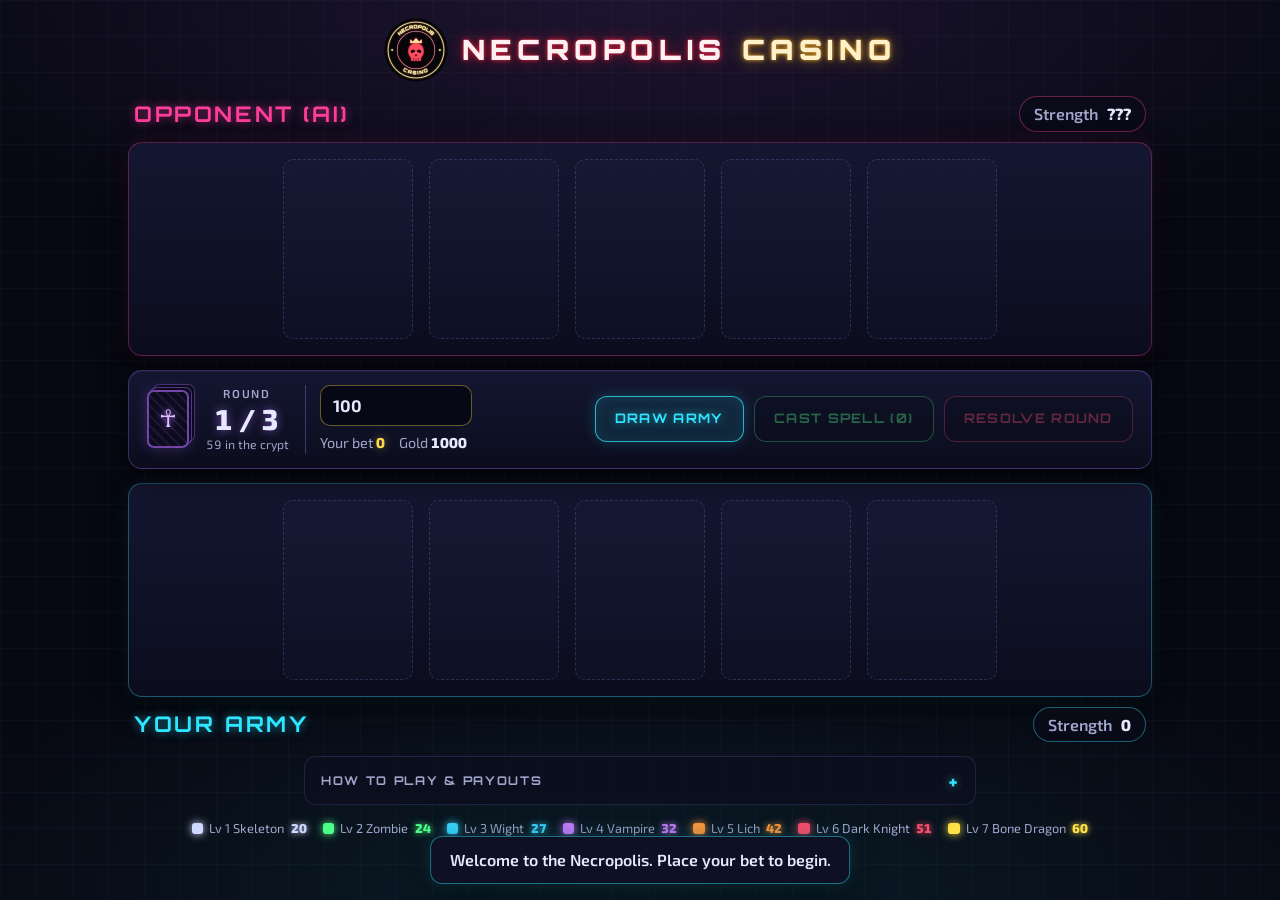
<file: necropolis-casino/index.html>
<!DOCTYPE html>
<html lang="en">
<head>
    <meta charset="UTF-8">
    <meta name="viewport" content="width=device-width, initial-scale=1.0, viewport-fit=cover">
    <title>Necropolis Casino</title>
    <link rel="icon" id="favicon" type="image/webp">
    <link href="https://fonts.googleapis.com/css2?family=Exo+2:wght@400;500;600;700;800&family=Orbitron:wght@600;700;900&display=swap" rel="stylesheet">
    <style>
        /* Neon Necropolis: bright neon accents on calm, solid dark surfaces.
           Layout: enemy rank on top, wager belt across the middle, your rank below;
           on phones the action buttons sit in a bar at the bottom, within thumb reach. */
        :root {
            color-scheme: dark;
            --bg: #070812;
            --surface: #0f1124;
            --surface-hi: #151833;
            --fg: #e7eaff;
            --muted: #a0a6cc;
            --faint: #646a96;
            --line: rgba(140, 150, 255, 0.16);
            --line-strong: rgba(140, 150, 255, 0.32);
            --card-ink: #0a0b18;
            /* Neon accents, as "r g b" so they can take any alpha */
            --you-rgb: 46 230 255;      /* Your side: cyan */
            --foe-rgb: 255 61 154;      /* The opponent's side: magenta */
            --life-rgb: 77 255 136;     /* Animate Dead: green */
            --void-rgb: 180 107 255;    /* Implosion and the crypt: violet */
            --gold-rgb: 255 216 77;     /* Bets and fortune: gold */
            --danger-rgb: 255 77 109;   /* Resolve and losses: red */
            --you: rgb(var(--you-rgb));
            --foe: rgb(var(--foe-rgb));
            --ally: rgb(var(--life-rgb));
            --enemy: rgb(var(--void-rgb));
            --void: rgb(var(--void-rgb));
            --gold: rgb(var(--gold-rgb));
            --blood: rgb(var(--danger-rgb));
            --font-display: 'Orbitron', 'Exo 2', system-ui, sans-serif;
            --font-ui: 'Exo 2', system-ui, -apple-system, 'Segoe UI', Roboto, sans-serif;
            --font-num: 'Exo 2', system-ui, -apple-system, 'Segoe UI', Roboto, sans-serif; /* Plain digits read fastest */
            --radius: 14px;
            --card-radius: 10px;
            --bar-h: 0px;
            /* Card width: five cards plus gaps and gutters always fit the screen */
            --cw: min(130px, calc((100vw - 130px) / 5));
        }

        html { height: 100%; -webkit-text-size-adjust: 100%; }

        body {
            min-height: 100%;
            margin: 0;
            display: flex;
            flex-direction: column;
            font-family: var(--font-ui);
            color: var(--fg);
            background-color: var(--bg);
            /* A faint neon grid under soft violet and cyan light */
            background-image:
                radial-gradient(ellipse 90% 45% at 50% 0%, rgb(var(--void-rgb) / 0.13), transparent 70%),
                radial-gradient(ellipse 90% 45% at 50% 100%, rgb(var(--you-rgb) / 0.09), transparent 70%),
                linear-gradient(rgb(140 150 255 / 0.035) 1px, transparent 1px),
                linear-gradient(90deg, rgb(140 150 255 / 0.035) 1px, transparent 1px);
            background-size: auto, auto, 36px 36px, 36px 36px;
            overflow-x: hidden;
            -webkit-user-select: none;
            user-select: none;
            -webkit-tap-highlight-color: transparent;
        }

        button, input { touch-action: manipulation; }

        .crypt-table {
            flex: 1;
            display: flex;
            flex-direction: column;
            align-items: center;
            gap: 14px;
            padding: calc(18px + env(safe-area-inset-top, 0px)) 16px calc(24px + env(safe-area-inset-bottom, 0px));
        }

        /* Title: the badge logo beside the name, in the logo's red and gold */
        .brand {
            margin: 0;
            display: flex;
            align-items: center;
            justify-content: center;
            gap: 14px;
            font-family: var(--font-display);
            font-weight: 900;
            font-size: clamp(1.05rem, 4.4vw, 1.75rem);
            letter-spacing: 0.2em;
            text-transform: uppercase;
            color: #fff0f2;
            text-shadow: 0 0 4px rgb(255 31 61 / 0.9), 0 0 16px rgb(255 31 61 / 0.55);
        }
        .brand-logo {
            width: 64px;
            height: 64px;
            flex-shrink: 0;
        }
        .brand-logo:not([src]) { visibility: hidden; }
        .brand-accent {
            color: #fff1cc;
            text-shadow: 0 0 4px rgb(255 178 31 / 0.9), 0 0 16px rgb(255 178 31 / 0.55);
        }

        /* Solid panels with a thin neon edge */
        .panel {
            background: linear-gradient(180deg, rgb(21 24 51 / 0.94), rgb(12 14 30 / 0.94));
            border: 1px solid var(--line);
            border-radius: var(--radius);
            box-shadow: 0 10px 30px rgb(0 0 0 / 0.55), inset 0 1px 0 rgb(255 255 255 / 0.04);
        }

        .side {
            width: 100%;
            max-width: 64rem;
            display: flex;
            flex-direction: column;
            align-items: center;
            gap: 10px;
        }
        .side-head {
            width: 100%;
            display: flex;
            align-items: center;
            justify-content: space-between;
            gap: 8px 12px;
            padding-inline: 6px;
        }
        .side-title {
            margin: 0;
            min-width: 0;
            font-family: var(--font-display);
            font-weight: 700;
            font-size: clamp(0.92rem, 3.6vw, 1.35rem);
            letter-spacing: 0.12em;
            text-transform: uppercase;
            overflow-wrap: anywhere;
        }
        .side-foe .side-title { color: var(--foe); text-shadow: 0 0 10px rgb(var(--foe-rgb) / 0.55); }
        .side-you .side-title { color: var(--you); text-shadow: 0 0 10px rgb(var(--you-rgb) / 0.55); }

        .strength-chip {
            flex-shrink: 0;
            padding: 0.3rem 0.85rem;
            border-radius: 999px;
            border: 1px solid var(--line-strong);
            background: rgb(10 11 24 / 0.85);
            color: var(--muted);
            font-weight: 600;
            font-size: clamp(0.82rem, 3.2vw, 1rem);
            white-space: nowrap;
        }
        .strength-chip b {
            margin-left: 0.35em;
            font-family: var(--font-num);
            font-weight: 800;
            color: var(--fg);
            font-variant-numeric: tabular-nums;
        }
        .side-foe .strength-chip { border-color: rgb(var(--foe-rgb) / 0.4); }
        .side-you .strength-chip { border-color: rgb(var(--you-rgb) / 0.4); }

        .board {
            width: 100%;
            display: flex;
            justify-content: center;
            gap: 16px;
            padding: 16px;
        }
        .side-foe .board {
            border-color: rgb(var(--foe-rgb) / 0.32);
            box-shadow: 0 0 22px rgb(var(--foe-rgb) / 0.08), 0 10px 30px rgb(0 0 0 / 0.55);
        }
        .side-you .board {
            border-color: rgb(var(--you-rgb) / 0.32);
            box-shadow: 0 0 22px rgb(var(--you-rgb) / 0.08), 0 10px 30px rgb(0 0 0 / 0.55);
        }

        /* 3D Card Mechanics */
        .card-slot {
            width: var(--cw);
            height: calc(var(--cw) * 1.385);
            position: relative;
        }

        /* Random tabletop offset lives on the wrapper; animations run on .card-fx so they never erase it */
        .card-wrapper {
            position: absolute;
            inset: 0;
            perspective: 800px;
            border-radius: var(--card-radius);
            transition: transform 0.3s ease, filter 0.3s ease;
        }

        .card-fx {
            position: relative;
            width: 100%;
            height: 100%;
            border-radius: var(--card-radius);
            perspective: 1000px;
            transition: scale 0.2s ease;
        }

        .card {
            width: 100%;
            height: 100%;
            position: relative;
            transition: transform 0.6s cubic-bezier(0.4, 0.0, 0.2, 1);
            transform-style: preserve-3d;
        }

        .card.face-down {
            transform: rotateY(180deg);
        }

        .card-face {
            position: absolute;
            inset: 0;
            -webkit-backface-visibility: hidden;
            backface-visibility: hidden;
            border-radius: var(--card-radius);
            display: flex;
            flex-direction: column;
            justify-content: space-between;
            padding: calc(var(--cw) * 0.06);
            background-color: var(--card-ink);
            box-shadow: 0 6px 14px rgb(0 0 0 / 0.6);
        }

        /* --lv is the card's level colour (set on each card) */
        .card-front {
            --lv: var(--fg);
            isolation: isolate;
            border: 2px solid var(--lv);
            background: linear-gradient(180deg, #121430 0%, var(--card-ink) 100%);
            box-shadow: 0 0 16px -5px var(--lv), 0 6px 14px rgb(0 0 0 / 0.6);
        }

        /* Card back: the crypt's violet neon */
        .card-back {
            background:
                radial-gradient(circle at 50% 50%, rgb(var(--void-rgb) / 0.2), transparent 62%),
                repeating-linear-gradient(45deg, rgb(var(--void-rgb) / 0.08) 0 2px, transparent 2px 9px),
                #0c0b1e;
            border: 2px solid rgb(var(--void-rgb) / 0.6);
            box-shadow: 0 0 14px -5px var(--void), inset 0 0 0 3px #0c0b1e, inset 0 0 0 4px rgb(var(--void-rgb) / 0.25);
            transform: rotateY(180deg);
            align-items: center;
            justify-content: center;
        }

        .card-back::after {
            content: '☥';
            font-family: system-ui, sans-serif;
            font-size: calc(var(--cw) * 0.36);
            color: #dcc4ff;
            text-shadow: 0 0 6px var(--void), 0 0 16px rgb(var(--void-rgb) / 0.6);
        }

        .card-name {
            position: relative;
            z-index: 2;
            font-size: max(8px, calc(var(--cw) * 0.1));
            line-height: 1.15;
            font-weight: 700;
            letter-spacing: 0.03em;
            text-align: center;
            color: var(--lv);
            text-shadow: 0 1px 2px #000, 0 0 6px var(--lv);
        }

        .card-sigil {
            flex-grow: 1;
            display: flex;
            align-items: center;
            justify-content: center;
            font-size: calc(var(--cw) * 0.28);
            color: var(--lv);
            opacity: 0.6;
            text-shadow: 0 0 6px var(--lv);
        }

        .card-foot {
            position: relative;
            z-index: 2;
            display: flex;
            justify-content: center;
        }

        /* Creature art: full-bleed neon picture, shaded at the top and bottom so the name and points stay readable */
        .card-art {
            position: absolute;
            inset: 0;
            width: 100%;
            height: 100%;
            object-fit: cover;
            border-radius: calc(var(--card-radius) - 2px);
            pointer-events: none;
            z-index: 0;
        }

        .card-front.has-art::before {
            content: '';
            position: absolute;
            inset: 0;
            border-radius: calc(var(--card-radius) - 2px);
            background: linear-gradient(180deg,
                rgb(5 6 14 / 0.88) 0%, rgb(5 6 14 / 0) 22%,
                rgb(5 6 14 / 0) 74%, rgb(5 6 14 / 0.7) 100%);
            pointer-events: none;
            z-index: 1;
        }

        .slot-empty {
            width: 100%;
            height: 100%;
            border: 1.5px dashed rgb(140 150 255 / 0.22);
            border-radius: var(--card-radius);
            background: rgb(140 150 255 / 0.025);
        }

        /* Animations */
        /* A card settling onto the table after its flight from the crypt */
        @keyframes land {
            0% { transform: scale(1.08); filter: brightness(1.4); }
            100% { transform: none; filter: none; }
        }

        .animate-land {
            animation: land 0.28s ease-out both;
        }

        /* Card in flight from the crypt pile to its slot */
        .flyer {
            position: fixed;
            z-index: 60;
            pointer-events: none;
            perspective: 800px;
        }
        .flyer .card {
            transition-duration: 0.3s;
        }

        /* The crypt: the deck everyone draws from */
        .deck-pile {
            position: relative;
            flex-shrink: 0;
            width: 42px;
            height: 58px;
            border-radius: 7px;
            border: 2px solid rgb(var(--void-rgb) / 0.6);
            background:
                repeating-linear-gradient(45deg, rgb(var(--void-rgb) / 0.1) 0 2px, transparent 2px 7px),
                #0c0b1e;
            box-shadow:
                3px -3px 0 -1px #0c0b1e, 3px -3px 0 0 rgb(var(--void-rgb) / 0.45),
                6px -6px 0 -1px #0c0b1e, 6px -6px 0 0 rgb(var(--void-rgb) / 0.3),
                0 0 14px rgb(var(--void-rgb) / 0.25);
            display: flex;
            align-items: center;
            justify-content: center;
            transition: opacity 0.3s;
        }
        .deck-pile::after {
            content: '☥';
            font-family: system-ui, sans-serif;
            font-size: 1.5rem;
            color: #dcc4ff;
            text-shadow: 0 0 6px var(--void);
        }
        .deck-pile.empty {
            opacity: 0.3;
        }

        @keyframes spectralFlame {
            0% { transform: scale(1); box-shadow: 0 0 0 rgb(var(--life-rgb) / 0); filter: brightness(1); }
            20% { transform: scale(1.15) rotate(-3deg); box-shadow: 0 0 36px rgb(var(--life-rgb) / 0.8); filter: brightness(1.4); }
            40% { transform: scale(1.15) rotate(3deg); box-shadow: 0 0 56px rgb(var(--life-rgb) / 1); filter: brightness(1.7); }
            60% { transform: scale(1.15) rotate(-3deg); box-shadow: 0 0 56px rgb(var(--life-rgb) / 1); filter: brightness(1.7); }
            100% { transform: scale(1); box-shadow: 0 0 0 rgb(var(--life-rgb) / 0); filter: brightness(1); }
        }

        .anim-spectral {
            animation: spectralFlame 1s ease-out forwards;
        }

        @keyframes darkVoid {
            0% { transform: scale(1); filter: contrast(1); }
            30% { transform: scale(0.8) rotate(10deg); filter: contrast(1.6) hue-rotate(20deg); box-shadow: inset 0 0 50px var(--void), 0 0 40px var(--void); }
            60% { transform: scale(0.1) rotate(-20deg); opacity: 1; }
            100% { transform: scale(0); opacity: 0; }
        }

        .anim-void {
            animation: darkVoid 0.8s ease-in forwards;
        }

        @keyframes bump {
            0% { transform: scale(1); }
            40% { transform: scale(1.35); }
            100% { transform: scale(1); }
        }

        .badge-bump {
            animation: bump 0.35s ease-out;
        }

        /* Targeting Mode: valid targets glow softly (touch screens have no hover) */
        body.targeting {
            cursor: crosshair;
        }
        body.targeting .card-wrapper {
            cursor: crosshair;
        }
        body.targeting #player-slots .card-wrapper {
            filter: drop-shadow(0 0 5px rgb(var(--life-rgb) / 0.55));
        }
        body.targeting #opponent-slots .card-wrapper {
            filter: drop-shadow(0 0 5px rgb(var(--void-rgb) / 0.6));
        }
        body.targeting .card-wrapper:hover .card-fx,
        body.targeting .card-wrapper:focus-visible .card-fx {
            scale: 1.05;
        }
        body.targeting #player-slots .card-wrapper:hover,
        body.targeting #player-slots .card-wrapper:focus-visible {
            filter: drop-shadow(0 0 12px var(--ally));
        }
        body.targeting #opponent-slots .card-wrapper:hover,
        body.targeting #opponent-slots .card-wrapper:focus-visible {
            filter: drop-shadow(0 0 12px var(--enemy));
        }

        .card-wrapper:focus-visible {
            outline: 2px solid var(--fg);
            outline-offset: 4px;
        }

        /* Matching cards joined into one pile: card edges peek out behind it */
        .card-wrapper::before,
        .card-wrapper::after {
            content: '';
            position: absolute;
            inset: 0;
            border-radius: var(--card-radius);
            border: 2px solid rgb(140 150 255 / 0.4);
            background: var(--card-ink);
            opacity: 0;
            transition: opacity 0.2s;
            pointer-events: none;
        }
        .card-wrapper::before { transform: translate(4px, -4px); z-index: -1; }
        .card-wrapper::after { transform: translate(8px, -8px); z-index: -2; }
        .card-wrapper.stack-2::before,
        .card-wrapper.stack-3::before,
        .card-wrapper.stack-3::after { opacity: 1; }
        .card-wrapper:has(.anim-void)::before,
        .card-wrapper:has(.anim-void)::after { opacity: 0; }

        /* How many matching cards are in the pile (shown from x2 up) */
        .card-count {
            position: absolute;
            top: calc(var(--cw) * -0.12);
            right: calc(var(--cw) * -0.12);
            z-index: 5;
            min-width: max(22px, calc(var(--cw) * 0.25));
            height: max(22px, calc(var(--cw) * 0.25));
            padding: 0 0.3em;
            border-radius: 999px;
            background: #0a0b18;
            border: 2px solid var(--fg);
            color: #fff;
            font-family: var(--font-num);
            font-weight: 800;
            font-size: max(11px, calc(var(--cw) * 0.11));
            font-variant-numeric: tabular-nums;
            display: flex;
            align-items: center;
            justify-content: center;
            box-shadow: 0 0 8px rgb(231 234 255 / 0.45), 0 2px 6px rgb(0 0 0 / 0.6);
        }
        .card-count[hidden] {
            display: none;
        }

        /* Points plaque: what the card gives; its colour is the creature's level */
        .card-points {
            display: inline-flex;
            align-items: baseline;
            gap: 0.25em;
            background: rgb(5 6 14 / 0.86);
            border: 1px solid var(--lv);
            border-radius: 999px;
            padding: 0.12em 0.6em;
            color: var(--lv);
            font-family: var(--font-num);
            font-size: max(12px, calc(var(--cw) * 0.15));
            font-weight: 800;
            line-height: 1.15;
            font-variant-numeric: tabular-nums;
            white-space: nowrap;
            text-shadow: 0 0 6px var(--lv);
            box-shadow: 0 0 10px -3px var(--lv);
        }
        .card-points small {
            font-family: var(--font-ui);
            font-size: 0.6em;
            letter-spacing: 0.08em;
            text-transform: uppercase;
        }

        /* Wager belt */
        .belt {
            width: 100%;
            max-width: 64rem;
            position: relative;
            z-index: 20;
            display: flex;
            flex-wrap: wrap;
            align-items: center;
            justify-content: space-between;
            gap: 14px 18px;
            padding: 14px 18px;
            border-color: rgb(var(--void-rgb) / 0.3);
        }
        .belt-info {
            display: flex;
            align-items: center;
            gap: 14px;
        }
        .round-box {
            min-width: 5.5rem;
            text-align: center;
        }
        .label {
            font-size: 0.72rem;
            font-weight: 600;
            letter-spacing: 0.14em;
            text-transform: uppercase;
            color: var(--muted);
        }
        .round-value {
            font-family: var(--font-num);
            font-weight: 800;
            font-size: 1.8rem;
            line-height: 1.15;
            color: var(--fg);
            text-shadow: 0 0 10px rgb(var(--void-rgb) / 0.6);
            font-variant-numeric: tabular-nums;
        }
        .crypt-count {
            font-size: 0.76rem;
            color: var(--muted);
        }
        .crypt-count span { font-variant-numeric: tabular-nums; }
        .divider {
            width: 1px;
            align-self: stretch;
            background: var(--line-strong);
        }
        .wager {
            display: flex;
            flex-direction: column;
            gap: 6px;
        }
        .bet-input {
            width: 9.5rem;
            padding: 0.45rem 0.75rem;
            border-radius: 10px;
            border: 1px solid rgb(var(--gold-rgb) / 0.4);
            background: #070815;
            color: var(--fg);
            font-family: var(--font-num);
            font-weight: 700;
            font-size: 1.05rem;
            transition: border-color 0.2s, box-shadow 0.2s;
        }
        .bet-input::placeholder {
            color: var(--faint);
            font-family: var(--font-ui);
            font-weight: 500;
        }
        .bet-input:focus {
            outline: none;
            border-color: var(--gold);
            box-shadow: 0 0 0 3px rgb(var(--gold-rgb) / 0.16), 0 0 14px rgb(var(--gold-rgb) / 0.3);
        }
        .bet-input:disabled { opacity: 0.55; }
        .wager-stats {
            display: flex;
            flex-wrap: wrap;
            gap: 2px 14px;
            font-size: 0.9rem;
            color: var(--muted);
        }
        .wager-stats b {
            font-family: var(--font-num);
            font-weight: 800;
            font-variant-numeric: tabular-nums;
        }
        .stat-bet b { color: var(--gold); text-shadow: 0 0 8px rgb(var(--gold-rgb) / 0.45); }
        .stat-gold b { color: var(--fg); }

        .action-bar {
            display: flex;
            flex-wrap: wrap;
            justify-content: center;
            gap: 10px;
        }

        /* Neon buttons: --tone is the button's colour */
        .btn-neon {
            --tone: var(--you-rgb);
            min-height: 46px;
            padding: 0.6rem 1.2rem;
            border-radius: 12px;
            border: 1.5px solid rgb(var(--tone) / 0.75);
            background: rgb(10 11 24 / 0.9);
            color: rgb(var(--tone));
            font-family: var(--font-display);
            font-weight: 700;
            font-size: 0.82rem;
            letter-spacing: 0.1em;
            line-height: 1.2;
            text-transform: uppercase;
            text-shadow: 0 0 8px rgb(var(--tone) / 0.5);
            box-shadow: 0 0 14px rgb(var(--tone) / 0.2), inset 0 0 14px rgb(var(--tone) / 0.08);
            transition: background 0.2s, box-shadow 0.2s, opacity 0.2s, transform 0.1s;
        }
        .btn-neon:hover:not(:disabled) {
            background: rgb(var(--tone) / 0.12);
            box-shadow: 0 0 22px rgb(var(--tone) / 0.35), inset 0 0 16px rgb(var(--tone) / 0.14);
        }
        .btn-neon:active:not(:disabled) { transform: translateY(1px); }
        .btn-neon:focus-visible {
            outline: 2px solid rgb(var(--tone));
            outline-offset: 3px;
        }
        .btn-neon:disabled {
            opacity: 0.35;
            cursor: not-allowed;
            box-shadow: none;
            text-shadow: none;
        }
        .btn-main { --tone: var(--you-rgb); background: rgb(var(--you-rgb) / 0.1); }
        .btn-life { --tone: var(--life-rgb); }
        .btn-danger { --tone: var(--danger-rgb); }

        /* How to play: tucked away until wanted */
        .rules {
            width: 100%;
            max-width: 42rem;
            border: 1px solid var(--line);
            border-radius: 12px;
            background: rgb(12 14 30 / 0.75);
        }
        .rules summary {
            display: flex;
            align-items: center;
            justify-content: space-between;
            min-height: 44px;
            padding: 0.6rem 1rem;
            cursor: pointer;
            list-style: none;
            font-family: var(--font-display);
            font-weight: 700;
            font-size: 0.75rem;
            letter-spacing: 0.14em;
            text-transform: uppercase;
            color: var(--muted);
        }
        .rules summary::-webkit-details-marker { display: none; }
        .rules summary::after {
            content: '+';
            font-size: 1.15rem;
            color: var(--you);
            text-shadow: 0 0 8px rgb(var(--you-rgb) / 0.6);
        }
        .rules[open] summary::after { content: '−'; }
        .rules summary:focus-visible {
            outline: 2px solid var(--you);
            outline-offset: -2px;
            border-radius: 12px;
        }
        .rules p {
            margin: 0;
            padding: 0 1rem 1rem;
            color: var(--muted);
            font-size: 0.92rem;
            line-height: 1.6;
            text-wrap: pretty;
        }
        .hl-life { color: var(--ally); }
        .hl-void { color: var(--enemy); }
        .hl-gold { color: var(--gold); }

        /* Colour key under the rules */
        .level-legend {
            display: flex;
            flex-wrap: wrap;
            justify-content: center;
            gap: 0.4rem 1rem;
            margin: 0;
            padding: 0 0.5rem;
            list-style: none;
            font-size: 0.8rem;
            color: var(--muted);
        }
        .level-legend li {
            display: inline-flex;
            align-items: center;
            gap: 0.4rem;
            white-space: nowrap;
        }
        .level-legend b {
            font-family: var(--font-num);
            font-weight: 800;
            font-variant-numeric: tabular-nums;
            color: var(--lv);
            text-shadow: 0 0 6px var(--lv);
        }
        .legend-swatch {
            width: 0.7rem;
            height: 0.7rem;
            border-radius: 3px;
            background: var(--lv);
            box-shadow: 0 0 8px var(--lv);
        }

        #toast {
            position: fixed;
            left: 50%;
            bottom: calc(var(--bar-h) + 16px + env(safe-area-inset-bottom, 0px));
            z-index: 50;
            transform: translateX(-50%);
            width: max-content;
            max-width: min(32rem, calc(100vw - 32px));
            padding: 0.7rem 1.15rem;
            border-radius: 12px;
            border: 1px solid rgb(var(--you-rgb) / 0.45);
            background: rgb(15 17 36 / 0.97);
            box-shadow: 0 0 18px rgb(var(--you-rgb) / 0.16), 0 10px 30px rgb(0 0 0 / 0.6);
            color: var(--fg);
            font-weight: 600;
            font-size: 1rem;
            text-align: center;
            text-wrap: balance;
            opacity: 0;
            pointer-events: none;
            transition: opacity 0.3s;
        }

        /* Crypt Fortune: the luck roll after a win */
        .fortune {
            position: fixed;
            inset: 0;
            z-index: 70;
            display: flex;
            align-items: center;
            justify-content: center;
            padding: 16px;
            background: rgb(4 5 12 / 0.78);
        }
        .fortune[hidden] {
            display: none;
        }
        .fortune-panel {
            width: min(380px, 100%);
            padding: 1.5rem 1.25rem;
            text-align: center;
            border-color: rgb(var(--void-rgb) / 0.4);
            box-shadow: 0 0 30px rgb(var(--void-rgb) / 0.18), 0 10px 30px rgb(0 0 0 / 0.6);
        }
        .fortune-title {
            font-family: var(--font-display);
            font-size: 0.75rem;
            font-weight: 700;
            letter-spacing: 0.22em;
            text-transform: uppercase;
            color: var(--muted);
        }
        .fortune-reel {
            width: 7.5rem;
            height: 4.5rem;
            margin: 1rem auto;
            display: flex;
            align-items: center;
            justify-content: center;
            border-radius: 12px;
            border: 2px solid var(--line-strong);
            background: #05060e;
            color: var(--fg);
            font-family: var(--font-num);
            font-size: 2.5rem;
            font-weight: 800;
            font-variant-numeric: tabular-nums;
            transition: color 0.3s, border-color 0.3s, box-shadow 0.3s;
        }
        .fortune-headline {
            min-height: 1.4em;
            font-family: var(--font-display);
            font-size: 1.45rem;
            font-weight: 900;
            letter-spacing: 0.08em;
            text-wrap: balance;
        }
        .fortune-result {
            min-height: 2.8em;
            margin-top: 0.4rem;
            color: var(--fg);
            text-wrap: balance;
        }
        .fortune.tier-lucky .fortune-reel { color: var(--ally); border-color: var(--ally); box-shadow: 0 0 24px rgb(var(--life-rgb) / 0.55); }
        .fortune.tier-lucky .fortune-headline { color: var(--ally); text-shadow: 0 0 12px rgb(var(--life-rgb) / 0.75); }
        .fortune.tier-big .fortune-reel { color: var(--gold); border-color: var(--gold); box-shadow: 0 0 34px rgb(var(--gold-rgb) / 0.7); }
        .fortune.tier-big .fortune-headline { color: var(--gold); text-shadow: 0 0 16px rgb(var(--gold-rgb) / 0.85); }
        .fortune.tier-mega .fortune-reel { color: var(--foe); border-color: var(--foe); box-shadow: 0 0 44px rgb(var(--foe-rgb) / 0.8), 0 0 90px rgb(var(--void-rgb) / 0.6); }
        .fortune.tier-mega .fortune-headline { color: var(--foe); text-shadow: 0 0 18px rgb(var(--foe-rgb) / 0.85), 0 0 36px rgb(var(--void-rgb) / 0.85); }
        .fortune.tier-big .fortune-panel,
        .fortune.tier-mega .fortune-panel {
            animation: fortunePulse 0.9s ease-in-out 3;
        }
        @keyframes fortunePulse {
            0%, 100% { transform: scale(1); }
            50% { transform: scale(1.06); }
        }

        /* Phones: tighter edges, bigger cards, buttons in a bar at the bottom */
        @media (max-width: 640px) {
            :root {
                --cw: calc((100vw - 62px) / 5);
                --bar-h: 68px;
                --radius: 12px;
                --card-radius: 8px;
            }
            .crypt-table {
                gap: 10px;
                padding: calc(12px + env(safe-area-inset-top, 0px)) 10px calc(var(--bar-h) + 18px + env(safe-area-inset-bottom, 0px));
            }
            .brand { gap: 10px; }
            .brand-logo { width: 46px; height: 46px; }
            .side { gap: 6px; }
            .side-head { padding-inline: 2px; }
            .board { gap: 6px; padding: 9px 6px; }
            .belt { padding: 10px 12px; gap: 10px; }
            .belt-info { width: 100%; justify-content: space-between; gap: 10px; }
            .deck-pile { width: 34px; height: 47px; }
            .deck-pile::after { font-size: 1.2rem; }
            .round-box { min-width: 0; }
            .round-value { font-size: 1.35rem; }
            .bet-input { width: 100%; max-width: 9rem; font-size: 16px; } /* 16px stops iOS zooming in */
            .wager-stats { font-size: 0.82rem; gap: 0 12px; }
            .card-points small { display: none; } /* Phone cards are narrow: the number alone */
            .action-bar {
                position: fixed;
                left: 0;
                right: 0;
                bottom: 0;
                z-index: 40;
                flex-wrap: nowrap;
                gap: 8px;
                padding: 10px 10px calc(10px + env(safe-area-inset-bottom, 0px));
                background: rgb(7 8 18 / 0.95);
                border-top: 1px solid rgb(var(--void-rgb) / 0.32);
                box-shadow: 0 -10px 30px rgb(0 0 0 / 0.6);
                -webkit-backdrop-filter: blur(10px);
                backdrop-filter: blur(10px);
            }
            .action-bar .btn-neon {
                flex: 1 1 0;
                min-width: 0;
                min-height: 48px;
                padding: 0.45rem 0.35rem;
                font-size: 0.66rem;
                letter-spacing: 0.06em;
            }
            #toast { font-size: 0.95rem; }
            .card-count { top: -11px; right: -8px; } /* Clear of the card name on narrow cards */
            .rules p { font-size: 0.9rem; }
            .level-legend { font-size: 0.74rem; gap: 0.35rem 0.8rem; }
        }

        /* Phones held sideways: cards sized by the screen's height, so both armies and the buttons fit */
        @media (orientation: landscape) and (max-height: 520px) {
            :root {
                --cw: min(110px, calc((100vh - 190px) / 2.77), calc((100vw - 120px) / 5));
                --bar-h: 0px;
            }
            @supports (height: 100dvh) {
                :root { --cw: min(110px, calc((100dvh - 190px) / 2.77), calc((100vw - 120px) / 5)); }
            }
            .brand { display: none; }
            .crypt-table {
                gap: 8px;
                padding: 8px max(16px, env(safe-area-inset-right, 0px)) calc(12px + env(safe-area-inset-bottom, 0px)) max(16px, env(safe-area-inset-left, 0px));
            }
            .side { gap: 4px; }
            .side-title { font-size: 0.9rem; }
            .strength-chip { padding: 0.15rem 0.7rem; font-size: 0.82rem; }
            .board { gap: 10px; padding: 6px; }
            .belt { padding: 6px 12px; gap: 8px 14px; }
            .belt-info { width: auto; gap: 12px; }
            .deck-pile { width: 30px; height: 41px; }
            .deck-pile::after { font-size: 1.05rem; }
            .round-value { font-size: 1.2rem; }
            .label, .crypt-count { font-size: 0.68rem; }
            .bet-input { width: 7.5rem; padding: 0.3rem 0.6rem; }
            .wager { gap: 3px; }
            .wager-stats { font-size: 0.8rem; }
            .action-bar {
                position: static;
                flex-wrap: nowrap;
                gap: 8px;
                padding: 0;
                background: none;
                border: 0;
                box-shadow: none;
                -webkit-backdrop-filter: none;
                backdrop-filter: none;
            }
            .action-bar .btn-neon {
                flex: 0 1 auto;
                min-height: 40px;
                padding: 0.4rem 0.8rem;
                font-size: 0.68rem;
                letter-spacing: 0.06em;
            }
            .card-points small { display: none; }
            #toast { top: 8px; bottom: auto; } /* Over the opponent's title, clear of your own cards */
        }

        @media (prefers-reduced-motion: reduce) {
            .card, .card-wrapper, .card-fx { transition-duration: 0.01ms !important; }
            .animate-land, .anim-spectral, .anim-void, .badge-bump, .fortune-panel {
                animation-duration: 0.01ms !important;
                animation-delay: 0ms !important;
            }
        }
    </style>
    <!-- build:tailwind (precompiled Tailwind CSS, generated by build.py) -->
    <style id="tailwind">*,:after,:before{--tw-border-spacing-x:0;--tw-border-spacing-y:0;--tw-translate-x:0;--tw-translate-y:0;--tw-rotate:0;--tw-skew-x:0;--tw-skew-y:0;--tw-scale-x:1;--tw-scale-y:1;--tw-pan-x: ;--tw-pan-y: ;--tw-pinch-zoom: ;--tw-scroll-snap-strictness:proximity;--tw-gradient-from-position: ;--tw-gradient-via-position: ;--tw-gradient-to-position: ;--tw-ordinal: ;--tw-slashed-zero: ;--tw-numeric-figure: ;--tw-numeric-spacing: ;--tw-numeric-fraction: ;--tw-ring-inset: ;--tw-ring-offset-width:0px;--tw-ring-offset-color:#fff;--tw-ring-color:rgba(59,130,246,.5);--tw-ring-offset-shadow:0 0 #0000;--tw-ring-shadow:0 0 #0000;--tw-shadow:0 0 #0000;--tw-shadow-colored:0 0 #0000;--tw-blur: ;--tw-brightness: ;--tw-contrast: ;--tw-grayscale: ;--tw-hue-rotate: ;--tw-invert: ;--tw-saturate: ;--tw-sepia: ;--tw-drop-shadow: ;--tw-backdrop-blur: ;--tw-backdrop-brightness: ;--tw-backdrop-contrast: ;--tw-backdrop-grayscale: ;--tw-backdrop-hue-rotate: ;--tw-backdrop-invert: ;--tw-backdrop-opacity: ;--tw-backdrop-saturate: ;--tw-backdrop-sepia: ;--tw-contain-size: ;--tw-contain-layout: ;--tw-contain-paint: ;--tw-contain-style: }::backdrop{--tw-border-spacing-x:0;--tw-border-spacing-y:0;--tw-translate-x:0;--tw-translate-y:0;--tw-rotate:0;--tw-skew-x:0;--tw-skew-y:0;--tw-scale-x:1;--tw-scale-y:1;--tw-pan-x: ;--tw-pan-y: ;--tw-pinch-zoom: ;--tw-scroll-snap-strictness:proximity;--tw-gradient-from-position: ;--tw-gradient-via-position: ;--tw-gradient-to-position: ;--tw-ordinal: ;--tw-slashed-zero: ;--tw-numeric-figure: ;--tw-numeric-spacing: ;--tw-numeric-fraction: ;--tw-ring-inset: ;--tw-ring-offset-width:0px;--tw-ring-offset-color:#fff;--tw-ring-color:rgba(59,130,246,.5);--tw-ring-offset-shadow:0 0 #0000;--tw-ring-shadow:0 0 #0000;--tw-shadow:0 0 #0000;--tw-shadow-colored:0 0 #0000;--tw-blur: ;--tw-brightness: ;--tw-contrast: ;--tw-grayscale: ;--tw-hue-rotate: ;--tw-invert: ;--tw-saturate: ;--tw-sepia: ;--tw-drop-shadow: ;--tw-backdrop-blur: ;--tw-backdrop-brightness: ;--tw-backdrop-contrast: ;--tw-backdrop-grayscale: ;--tw-backdrop-hue-rotate: ;--tw-backdrop-invert: ;--tw-backdrop-opacity: ;--tw-backdrop-saturate: ;--tw-backdrop-sepia: ;--tw-contain-size: ;--tw-contain-layout: ;--tw-contain-paint: ;--tw-contain-style: }/*! tailwindcss v3.4.17 | MIT License | https://tailwindcss.com*/*,:after,:before{box-sizing:border-box;border:0 solid #e5e7eb}:after,:before{--tw-content:""}:host,html{line-height:1.5;-webkit-text-size-adjust:100%;-moz-tab-size:4;-o-tab-size:4;tab-size:4;font-family:ui-sans-serif,system-ui,sans-serif,Apple Color Emoji,Segoe UI Emoji,Segoe UI Symbol,Noto Color Emoji;font-feature-settings:normal;font-variation-settings:normal;-webkit-tap-highlight-color:transparent}body{margin:0;line-height:inherit}hr{height:0;color:inherit;border-top-width:1px}abbr:where([title]){-webkit-text-decoration:underline dotted;text-decoration:underline dotted}h1,h2,h3,h4,h5,h6{font-size:inherit;font-weight:inherit}a{color:inherit;text-decoration:inherit}b,strong{font-weight:bolder}code,kbd,pre,samp{font-family:ui-monospace,SFMono-Regular,Menlo,Monaco,Consolas,Liberation Mono,Courier New,monospace;font-feature-settings:normal;font-variation-settings:normal;font-size:1em}small{font-size:80%}sub,sup{font-size:75%;line-height:0;position:relative;vertical-align:baseline}sub{bottom:-.25em}sup{top:-.5em}table{text-indent:0;border-color:inherit;border-collapse:collapse}button,input,optgroup,select,textarea{font-family:inherit;font-feature-settings:inherit;font-variation-settings:inherit;font-size:100%;font-weight:inherit;line-height:inherit;letter-spacing:inherit;color:inherit;margin:0;padding:0}button,select{text-transform:none}button,input:where([type=button]),input:where([type=reset]),input:where([type=submit]){-webkit-appearance:button;background-color:transparent;background-image:none}:-moz-focusring{outline:auto}:-moz-ui-invalid{box-shadow:none}progress{vertical-align:baseline}::-webkit-inner-spin-button,::-webkit-outer-spin-button{height:auto}[type=search]{-webkit-appearance:textfield;outline-offset:-2px}::-webkit-search-decoration{-webkit-appearance:none}::-webkit-file-upload-button{-webkit-appearance:button;font:inherit}summary{display:list-item}blockquote,dd,dl,figure,h1,h2,h3,h4,h5,h6,hr,p,pre{margin:0}fieldset{margin:0}fieldset,legend{padding:0}menu,ol,ul{list-style:none;margin:0;padding:0}dialog{padding:0}textarea{resize:vertical}input::-moz-placeholder,textarea::-moz-placeholder{opacity:1;color:#9ca3af}input::placeholder,textarea::placeholder{opacity:1;color:#9ca3af}[role=button],button{cursor:pointer}:disabled{cursor:default}audio,canvas,embed,iframe,img,object,svg,video{display:block;vertical-align:middle}img,video{max-width:100%;height:auto}[hidden]:where(:not([hidden=until-found])){display:none}.container{width:100%}@media (min-width:640px){.container{max-width:640px}}@media (min-width:768px){.container{max-width:768px}}@media (min-width:1024px){.container{max-width:1024px}}@media (min-width:1280px){.container{max-width:1280px}}@media (min-width:1536px){.container{max-width:1536px}}.sr-only{position:absolute;width:1px;height:1px;padding:0;margin:-1px;overflow:hidden;clip:rect(0,0,0,0);white-space:nowrap;border-width:0}.fixed{position:fixed}.absolute{position:absolute}.relative{position:relative}.isolate{isolation:isolate}.flex{display:flex}.table{display:table}.grid{display:grid}.hidden{display:none}.flex-shrink{flex-shrink:1}.flex-grow{flex-grow:1}.transform{transform:translate(var(--tw-translate-x),var(--tw-translate-y)) rotate(var(--tw-rotate)) skewX(var(--tw-skew-x)) skewY(var(--tw-skew-y)) scaleX(var(--tw-scale-x)) scaleY(var(--tw-scale-y))}.flex-wrap{flex-wrap:wrap}.text-wrap{text-wrap:wrap}.rounded{border-radius:.25rem}.border{border-width:1px}.uppercase{text-transform:uppercase}.outline{outline-style:solid}.blur{--tw-blur:blur(8px)}.blur,.drop-shadow{filter:var(--tw-blur) var(--tw-brightness) var(--tw-contrast) var(--tw-grayscale) var(--tw-hue-rotate) var(--tw-invert) var(--tw-saturate) var(--tw-sepia) var(--tw-drop-shadow)}.drop-shadow{--tw-drop-shadow:drop-shadow(0 1px 2px rgba(0,0,0,.1)) drop-shadow(0 1px 1px rgba(0,0,0,.06))}.filter{filter:var(--tw-blur) var(--tw-brightness) var(--tw-contrast) var(--tw-grayscale) var(--tw-hue-rotate) var(--tw-invert) var(--tw-saturate) var(--tw-sepia) var(--tw-drop-shadow)}.backdrop-filter{-webkit-backdrop-filter:var(--tw-backdrop-blur) var(--tw-backdrop-brightness) var(--tw-backdrop-contrast) var(--tw-backdrop-grayscale) var(--tw-backdrop-hue-rotate) var(--tw-backdrop-invert) var(--tw-backdrop-opacity) var(--tw-backdrop-saturate) var(--tw-backdrop-sepia);backdrop-filter:var(--tw-backdrop-blur) var(--tw-backdrop-brightness) var(--tw-backdrop-contrast) var(--tw-backdrop-grayscale) var(--tw-backdrop-hue-rotate) var(--tw-backdrop-invert) var(--tw-backdrop-opacity) var(--tw-backdrop-saturate) var(--tw-backdrop-sepia)}.transition{transition-property:color,background-color,border-color,text-decoration-color,fill,stroke,opacity,box-shadow,transform,filter,-webkit-backdrop-filter;transition-property:color,background-color,border-color,text-decoration-color,fill,stroke,opacity,box-shadow,transform,filter,backdrop-filter;transition-property:color,background-color,border-color,text-decoration-color,fill,stroke,opacity,box-shadow,transform,filter,backdrop-filter,-webkit-backdrop-filter;transition-timing-function:cubic-bezier(.4,0,.2,1);transition-duration:.15s}.ease-in{transition-timing-function:cubic-bezier(.4,0,1,1)}.ease-in-out{transition-timing-function:cubic-bezier(.4,0,.2,1)}.ease-out{transition-timing-function:cubic-bezier(0,0,.2,1)}</style>
    <!-- /build:tailwind -->
</head>
<body>
<main class="crypt-table">

    <h1 class="brand"><img class="brand-logo" alt=""><span>Necropolis <span class="brand-accent">Casino</span></span></h1>

    <!-- Opponent Board (Top) -->
    <section class="side side-foe" aria-label="Opponent board">
        <div class="side-head">
            <h2 class="side-title">Opponent (AI)</h2>
            <div class="strength-chip">Strength <b id="opp-strength">???</b></div>
        </div>
        <div id="opponent-slots" class="board panel">
            <!-- Opponent Cards Injected Here -->
        </div>
    </section>

    <!-- Middle Belt (Controls & Decks) -->
    <section class="belt panel" aria-label="Wagers and actions">
        <div class="belt-info">
            <div id="deck-pile" class="deck-pile" role="img" aria-label="The crypt: the deck both armies draw from"></div>
            <div class="round-box">
                <div class="label">Round</div>
                <div id="round-display" class="round-value">1 / 3</div>
                <div class="crypt-count"><span id="deck-display">59</span> in the crypt</div>
            </div>
            <div class="divider"></div>
            <div class="wager">
                <label for="bet-input" class="sr-only">Bet amount in gold</label>
                <input type="number" id="bet-input" class="bet-input" min="0" step="1" inputmode="numeric" placeholder="Bet amount">
                <div class="wager-stats">
                    <span class="stat-bet">Your bet <b id="pot-display">0</b></span>
                    <span class="stat-gold">Gold <b id="gold-display">1000</b></span>
                </div>
            </div>
        </div>

        <div class="action-bar">
            <button id="btn-draw" class="btn-neon btn-main">Draw Army</button>
            <button id="btn-spell" class="btn-neon btn-life" disabled>Cast Spell (1)</button>
            <button id="btn-resolve" class="btn-neon btn-danger" disabled>Resolve Round</button>
        </div>
    </section>

    <!-- Player Board (Bottom) -->
    <section class="side side-you" aria-label="Your board">
        <div id="player-slots" class="board panel">
            <!-- Player Cards Injected Here -->
        </div>
        <div class="side-head">
            <h2 class="side-title">Your Army</h2>
            <div class="strength-chip">Strength <b id="player-strength">0</b></div>
        </div>
    </section>

    <details class="rules">
        <summary>How to play &amp; payouts</summary>
        <p>
            Bet, then both armies draw five cards from the crypt, dealt in pairs of similar value. Each card shows the points it gives, and its colour shows its level.
            Matching cards join into one pile: the x2, x3 badge shows how many, and their points add up. Each round you get one spell:
            <span class="hl-life">Animate Dead</span> doubles one of your cards and upgrades it,
            <span class="hl-void">Implosion</span> destroys an enemy card. The AI casts its spell after yours.
            Tip: the AI hunts your biggest card, so destroying its biggest card is usually the safe play.
        </p>
        <p>
            You bet once, before round 1. If your army is stronger after three rounds, you get your bet back plus winnings of bet &times; 0.20 &times; (your points &divide; 100); a draw returns your bet.
            After every win the <span class="hl-gold">Crypt Fortune</span> may multiply your winnings: Lucky Win &times;2 (1 in 50 wins), BIG WIN &times;10 (1 in 1,000), MEGA WIN &times;50 (1 in 20,000).
        </p>
    </details>
    <ul id="level-legend" class="level-legend" aria-label="Card colour for each level"></ul>

</main>

    <!-- Crypt Fortune: luck roll after a win -->
    <div id="fortune" class="fortune" hidden>
        <div class="fortune-panel panel" role="status" aria-live="polite">
            <div class="fortune-title">Crypt Fortune</div>
            <div id="fortune-reel" class="fortune-reel">×1</div>
            <div id="fortune-headline" class="fortune-headline"></div>
            <div id="fortune-result" class="fortune-result"></div>
        </div>
    </div>

    <!-- Toast Notification -->
    <div id="toast" role="status" aria-live="polite">
        Notification
    </div>

    <!-- build:card-art (pictures from img/ as data URIs, generated by build.py) -->
    <script id="card-art">
    const CARD_ART = {
        "bone-dragon-empowered": "[data-uri]",
        "bone-dragon": "[data-uri]",
        "dark-knight-empowered": "[data-uri]",
        "dark-knight": "[data-uri]",
        "lich-empowered": "[data-uri]",
        "lich": "[data-uri]",
        "logo": "[data-uri]",
        "skeleton-empowered": "[data-uri]",
        "skeleton": "[data-uri]",
        "vampire-empowered": "[data-uri]",
        "vampire": "[data-uri]",
        "wight-empowered": "[data-uri]",
        "wight": "[data-uri]",
        "zombie-empowered": "[data-uri]",
        "zombie": "[data-uri]"
    };
    </script>
    <!-- /build:card-art -->

    <script>
        // --- GAME DATA & CONFIG ---
        // One entry per creature level; its colour marks the level on the cards.
        // A card spawns `spawn` creatures of `power` each, so it gives spawn x power points (20 up to 60).
        // count: copies of the card in the deck.
        // art: card picture (img/<art>.webp is the weaker base unit; img/<art>-empowered.webp is the upgrade from Animate Dead)
        const UNIT_DATA = [
            { name: 'Skeleton', level: 1, spawn: 20, power: 1, count: 20, color: '#cfd8ff', art: 'skeleton' },       // Ice white: 20 pts
            { name: 'Zombie', level: 2, spawn: 12, power: 2, count: 12, color: '#4dff88', art: 'zombie' },           // Green: 24 pts
            { name: 'Wight', level: 3, spawn: 9, power: 3, count: 9, color: '#38d6ff', art: 'wight' },               // Sky blue: 27 pts
            { name: 'Vampire', level: 4, spawn: 8, power: 4, count: 8, color: '#c77dff', art: 'vampire' },           // Violet: 32 pts
            { name: 'Lich', level: 5, spawn: 6, power: 7, count: 6, color: '#ff9a3c', art: 'lich' },                 // Orange: 42 pts
            { name: 'Dark Knight', level: 6, spawn: 3, power: 17, count: 3, color: '#ff4d6d', art: 'dark-knight' },  // Red: 51 pts
            { name: 'Bone Dragon', level: 7, spawn: 1, power: 60, count: 1, color: '#ffe047', art: 'bone-dragon' }   // Gold: 60 pts
        ];
        UNIT_DATA.forEach(unit => { unit.pts = unit.spawn * unit.power; }); // Points one card gives

        function artSrc(unit, empowered) {
            // Embedded copy first; falls back to the img/ file if the page hasn't been built
            const name = `${unit.art}${empowered ? '-empowered' : ''}`;
            return CARD_ART[name] || `img/${name}.webp`;
        }

        // Decode the pictures up front so dealt cards and empowered swaps never show up blank
        UNIT_DATA.filter(unit => unit.art).forEach(unit => {
            new Image().src = artSrc(unit, false);
            new Image().src = artSrc(unit, true);
        });

        const SLOT_COUNT = 5;
        const CARDS_PER_ROUND = 5; // Each army draws this many cards every round
        const PARTNER_RANGE = 10;  // A dealt pair differs by at most this many points when the crypt allows
        const AI_SMART_CHANCE = 0.85; // How often the AI plays its best spell; otherwise it casts at random.
                                      // Tuned so even the strongest strategy found returns about 96% (RTP)
        const TOTAL_ROUNDS = 3;
        const STARTING_GOLD = 1000;
        const DEFAULT_BET = 100;
        const GOLD_KEY = 'necropolis-casino-gold';

        let deck = [];
        let playerArmy = [];
        let opponentArmy = [];

        let currentRound = 1;
        let totalPot = 0;
        let phase = 'BETTING'; // BETTING, ACTION, RESOLVED
        let fogOfWar = true;
        let spellAvailable = false;
        let isTargeting = false;
        let busy = false; // true while a spell animation plays
        let gold = loadGold();

        const REDUCE_MOTION = window.matchMedia?.('(prefers-reduced-motion: reduce)').matches ?? false;
        const FLIGHT_MS = REDUCE_MOTION ? 0 : 340;       // One card flying from the crypt to the table
        const DEAL_STAGGER_MS = REDUCE_MOTION ? 0 : 130; // The AI's card leaves just after yours

        // --- DOM ELEMENTS ---
        const els = {
            oppSlots: document.getElementById('opponent-slots'),
            playerSlots: document.getElementById('player-slots'),
            oppStrength: document.getElementById('opp-strength'),
            playerStrength: document.getElementById('player-strength'),
            btnDraw: document.getElementById('btn-draw'),
            btnSpell: document.getElementById('btn-spell'),
            btnResolve: document.getElementById('btn-resolve'),
            roundDisp: document.getElementById('round-display'),
            potDisp: document.getElementById('pot-display'),
            goldDisp: document.getElementById('gold-display'),
            deckDisp: document.getElementById('deck-display'),
            deckPile: document.getElementById('deck-pile'),
            betInput: document.getElementById('bet-input'),
            toast: document.getElementById('toast'),
            fortune: document.getElementById('fortune'),
            fortuneReel: document.getElementById('fortune-reel'),
            fortuneHeadline: document.getElementById('fortune-headline'),
            fortuneResult: document.getElementById('fortune-result'),
            legend: document.getElementById('level-legend'),
            body: document.body
        };

        // The badge logo: in the title bar and as the browser tab icon (embedded copy first, then the img/ file)
        const LOGO_SRC = CARD_ART.logo || 'img/logo.webp';
        document.querySelector('.brand-logo').src = LOGO_SRC;
        document.getElementById('favicon').href = LOGO_SRC;

        // Colour key: which colour is which level, and the points one card gives
        els.legend.innerHTML = UNIT_DATA.map(unit =>
            `<li style="--lv: ${unit.color};"><span class="legend-swatch"></span>Lv ${unit.level} ${unit.name} <b>${unit.pts}</b></li>`
        ).join('');

        // --- STORAGE (gold survives a page reload; works without it too) ---
        function loadGold() {
            try {
                const saved = parseInt(localStorage.getItem(GOLD_KEY), 10);
                return Number.isFinite(saved) && saved > 0 ? saved : STARTING_GOLD;
            } catch (e) {
                return STARTING_GOLD;
            }
        }

        function saveGold() {
            try {
                localStorage.setItem(GOLD_KEY, String(gold));
            } catch (e) {
                // Storage blocked: gold just won't persist across reloads
            }
        }

        // --- CORE LOGIC ---
        function initGame() {
            buildDeck();
            currentRound = 1;
            totalPot = 0;
            playerArmy = [];
            opponentArmy = [];
            phase = 'BETTING';
            fogOfWar = true;
            spellAvailable = false;
            busy = false;
            setTargeting(false);

            if (gold <= 0) {
                gold = STARTING_GOLD;
                saveGold();
                showToast(`Your purse is empty. The Necropolis lends you ${STARTING_GOLD} gold.`);
            } else {
                showToast("Welcome to the Necropolis. Place your bet to begin.");
            }
            els.betInput.value = Math.min(DEFAULT_BET, gold);
            updateUI();
        }

        function buildDeck() {
            deck = [];
            UNIT_DATA.forEach(unit => {
                for (let i = 0; i < unit.count; i++) {
                    deck.push({ ...unit, id: Math.random().toString(36).slice(2, 11) });
                }
            });
            // Shuffle
            for (let i = deck.length - 1; i > 0; i--) {
                const j = Math.floor(Math.random() * (i + 1));
                [deck[i], deck[j]] = [deck[j], deck[i]];
            }
        }

        let toastTimer = null;
        function showToast(msg, duration = 3000) {
            clearTimeout(toastTimer);
            els.toast.textContent = msg;
            els.toast.style.opacity = '1';
            toastTimer = setTimeout(() => { els.toast.style.opacity = '0'; }, duration);
        }

        // Points a card on the table gives: matching cards add up, Animate Dead doubles them
        function stackPoints(stack) {
            return stack.pts * stack.qty;
        }

        function getArmyStrength(army) {
            return army.reduce((total, stack) => total + stackPoints(stack), 0);
        }

        function wait(ms) {
            return new Promise(resolve => setTimeout(resolve, ms));
        }

        // --- ACTIONS ---
        els.btnDraw.addEventListener('click', async () => {
            if (phase !== 'BETTING' || busy) return;

            // The bet is placed once, before round 1, and stays locked for the whole game
            if (currentRound === 1) {
                const bet = Number(els.betInput.value.trim());
                if (!Number.isInteger(bet) || bet < 1) {
                    showToast("Place a bet of at least 1 gold to begin.");
                    return;
                }
                if (bet > gold) {
                    showToast(`You only have ${gold} gold.`);
                    return;
                }
                gold -= bet;
                saveGold();
                totalPot = bet;
                els.betInput.value = bet;
            }
            phase = 'ACTION';
            fogOfWar = true;
            spellAvailable = true;

            // Deal the cards one at a time, alternating, so both armies draw the same number
            busy = true;
            updateUI();
            await dealArmies(CARDS_PER_ROUND);
            busy = false;
            updateUI();
            showToast("Armies Drawn! Cast a spell or Resolve.");
        });

        els.betInput.addEventListener('keydown', (e) => {
            if (e.key === 'Enter') els.btnDraw.click();
        });

        // Cards are dealt in matched pairs so both armies receive very similar points: one side (picked at
        // random) draws a random card, then the other side gets a random card worth about the same
        async function dealArmies(cardsEach) {
            for (let i = 0; i < cardsEach; i++) {
                const playerLeads = Math.random() < 0.5;
                const lead = drawLeadCard(playerLeads ? playerArmy : opponentArmy);
                const partner = lead.landing && drawPartnerCard(playerLeads ? opponentArmy : playerArmy, lead.landing.card);
                els.deckDisp.textContent = deck.length;
                els.deckPile.classList.toggle('empty', deck.length === 0);

                // Cards with nowhere to go fly off first, then the pair flies out together
                for (const card of lead.discards) {
                    await flyCard(card, !playerLeads, null);
                    if (playerLeads) showToast(`No room for a ${card.name}: it crumbles to dust.`, 1800);
                }
                if (!lead.landing) return; // The crypt is empty
                await Promise.all([
                    landCard(lead.landing, !playerLeads),
                    partner ? wait(DEAL_STAGGER_MS).then(() => landCard(partner, playerLeads)) : null
                ]);
            }
        }

        // Where a card would go: onto its matching pile, or into the first free slot (null if neither)
        function findPlacement(army, card) {
            const existing = army.find(c => c.name === card.name && c.qty > 0);
            if (existing) return { card, army, index: army.indexOf(existing), existing };
            const freeIndex = findFreeSlot(army);
            return freeIndex === -1 ? null : { card, army, index: freeIndex, existing: null };
        }

        // The leading side draws random cards until one fits; a card with no matching pile and no free slot is discarded
        function drawLeadCard(army) {
            const discards = [];
            while (deck.length > 0) {
                const card = deck.pop();
                const landing = findPlacement(army, card);
                if (landing) return { discards, landing };
                discards.push(card);
            }
            return { discards, landing: null };
        }

        // The other side gets a random card that fits and is worth within PARTNER_RANGE points of the
        // leader's card (or the closest in value when none is that close)
        function drawPartnerCard(army, leadCard) {
            const fits = deck.map((card, i) => i).filter(i => findPlacement(army, deck[i]));
            if (fits.length === 0) return null;
            const gap = i => Math.abs(deck[i].pts - leadCard.pts);
            let pool = fits.filter(i => gap(i) <= PARTNER_RANGE);
            if (pool.length === 0) {
                const closest = Math.min(...fits.map(gap));
                pool = fits.filter(i => gap(i) === closest);
            }
            const [card] = deck.splice(pool[Math.floor(Math.random() * pool.length)], 1);
            return findPlacement(army, card);
        }

        // Flies a card to its spot on the table and adds it to the army
        async function landCard(placement, isOpponent) {
            const { card, army, index, existing } = placement;
            if (!existing) {
                // Random placement values for the tabletop feel
                card.qty = 1;
                card.rot = (Math.random() * 12) - 6; // -6deg to +6deg
                card.tx = (Math.random() * 10) - 5;  // -5px to +5px
                card.ty = (Math.random() * 10) - 5;  // -5px to +5px
            }
            const pile = existing || card;
            await flyCard(card, isOpponent, { index, rot: pile.rot, tx: pile.tx, ty: pile.ty });
            if (existing) {
                existing.qty += 1;
            } else {
                army[index] = card;
            }
            updateUI();
        }

        // Animates one card from the crypt pile to a slot (or off the table when it is discarded)
        function flyCard(card, isOpponent, target) {
            const slots = isOpponent ? els.oppSlots : els.playerSlots;
            const slotRect = slots.children[target ? target.index : Math.floor(SLOT_COUNT / 2)].getBoundingClientRect();
            const pileRect = els.deckPile.getBoundingClientRect();
            const left = pileRect.left + pileRect.width / 2 - slotRect.width / 2;
            const top = pileRect.top + pileRect.height / 2 - slotRect.height / 2;

            const flyer = document.createElement('div');
            flyer.className = 'flyer';
            flyer.style.cssText = `left: ${left}px; top: ${top}px; width: ${slotRect.width}px; height: ${slotRect.height}px;`;
            // Your cards turn face up on the way; the AI's stay hidden
            flyer.innerHTML = `<div class="card face-down">${isOpponent ? '' : cardFrontHTML({ ...card, qty: 1 })}<div class="card-face card-back"></div></div>`;
            document.body.appendChild(flyer);
            if (!isOpponent) {
                requestAnimationFrame(() => flyer.querySelector('.card').classList.remove('face-down'));
            }

            const dx = slotRect.left - left;
            const dy = slotRect.top - top;
            const from = `translate(0, 0) scale(${pileRect.width / slotRect.width}) rotate(-12deg)`;
            const frames = target
                ? [{ transform: from }, { transform: `translate(${dx + target.tx}px, ${dy + target.ty}px) scale(1) rotate(${target.rot}deg)` }]
                : [{ transform: from, opacity: 1 },
                   { transform: `translate(${dx}px, ${dy}px) scale(0.9) rotate(6deg)`, opacity: 1, offset: 0.65 },
                   { transform: `translate(${dx}px, ${dy - 30}px) scale(0.4) rotate(24deg)`, opacity: 0 }];
            const flight = flyer.animate(frames, {
                duration: target ? FLIGHT_MS : FLIGHT_MS * 2,
                easing: 'cubic-bezier(0.25, 0.8, 0.3, 1)'
            });
            return flight.finished.catch(() => {}).then(() => flyer.remove());
        }

        // A destroyed stack frees its slot for new recruits
        function findFreeSlot(army) {
            for (let i = 0; i < SLOT_COUNT; i++) {
                if (!army[i] || army[i].qty === 0) return i;
            }
            return -1;
        }

        // --- SPELL SYSTEM (PLAYER) ---
        function spellLabel() {
            return isTargeting ? "Cancel Target" : `Cast Spell (${spellAvailable ? 1 : 0})`;
        }

        function setTargeting(on) {
            isTargeting = on;
            els.body.classList.toggle('targeting', on);
            els.btnSpell.textContent = spellLabel();
        }

        els.btnSpell.addEventListener('click', () => {
            if (!spellAvailable || phase !== 'ACTION' || busy) return;
            setTargeting(!isTargeting);
            if (isTargeting) showToast("Target an ally to Double, or an enemy to Destroy.");
        });

        document.addEventListener('keydown', (e) => {
            if (e.key === 'Escape' && isTargeting) setTargeting(false);
        });

        async function handleCardClick(isOpponent, index) {
            if (!isTargeting || !spellAvailable || phase !== 'ACTION' || busy) return;

            const targetArmy = isOpponent ? opponentArmy : playerArmy;
            const targetStack = targetArmy[index];
            if (!targetStack || targetStack.qty === 0) return;

            spellAvailable = false;
            busy = true;
            setTargeting(false);
            updateUI();

            if (isOpponent) {
                // Implosion
                targetStack.qty = 0;
                showToast("Implosion Cast! Enemy card destroyed.");
                await playSpell(`opp-card-${index}`, 'anim-void');
            } else {
                // Animate Dead
                targetStack.qty *= 2;
                targetStack.empowered = true;
                showToast("Animate Dead Cast! Your card's points are doubled and it is upgraded.");
                await empowerWithAnimation(`player-card-${index}`);
            }

            busy = false;
            updateUI();
        }

        // Plays a spell animation and resolves when it finishes
        function playSpell(elementId, animClass) {
            return new Promise(resolve => {
                const el = document.getElementById(elementId);
                if (!el) {
                    resolve();
                    return;
                }
                let done = false;
                const finish = () => {
                    if (done) return;
                    done = true;
                    el.removeEventListener('animationend', onEnd);
                    // A voided card stays collapsed until the board re-renders without it
                    if (animClass !== 'anim-void') el.classList.remove(animClass);
                    resolve();
                };
                const onEnd = (e) => { if (e.target === el) finish(); };

                el.classList.remove('animate-land');
                void el.offsetWidth; // Restart animation cleanly
                el.classList.add(animClass);
                el.addEventListener('animationend', onEnd);
                setTimeout(finish, 1500); // Safety net if animationend never fires
            });
        }

        // Animate Dead: the new quantity and empowered art appear at the brightest moment of the flame
        async function empowerWithAnimation(elementId) {
            const spell = playSpell(elementId, 'anim-spectral');
            await wait(400);
            updateUI();
            await spell;
        }

        // --- RESOLVE & AI ---
        els.btnResolve.addEventListener('click', async () => {
            if (phase !== 'ACTION' || busy) return;
            phase = 'RESOLVED';
            setTargeting(false);

            // 1. Lift Fog of War (opponent cards flip face up)
            fogOfWar = false;
            updateUI();

            // 2. Delay slightly for dramatic effect, then AI casts spell
            await wait(800);
            await aiTurn();
            updateUI();

            // 3. Evaluate Round / Game Over
            await wait(1500);
            if (currentRound >= TOTAL_ROUNDS) {
                finalizeGame();
                return;
            }
            currentRound++;
            phase = 'BETTING';
            fogOfWar = true; // Fog returns next round
            updateUI();
            showToast(`Round ${currentRound} begins. Your bet is locked in: draw your next five cards.`);
        });

        // The AI usually plays smart (AI_SMART_CHANCE): it destroys your best card if that is worth more
        // than doubling its own best card, otherwise it doubles its own. The rest of the time it casts at
        // random: a coin flip between Animate Dead on one of its cards and Implosion on one of yours.
        async function aiTurn() {
            const livePiles = army => army.map((stack, i) => (stack && stack.qty > 0 ? i : -1)).filter(i => i >= 0);
            const pick = list => list[Math.floor(Math.random() * list.length)];
            const own = livePiles(opponentArmy);
            const yours = livePiles(playerArmy);
            if (own.length === 0 && yours.length === 0) return;

            let castImplosion, index;
            if (Math.random() < AI_SMART_CHANCE) {
                const strongest = (army, piles) => piles.reduce((best, i) => (stackPoints(army[i]) > stackPoints(army[best]) ? i : best), piles[0]);
                const yourBest = yours.length ? strongest(playerArmy, yours) : -1;
                const ownBest = own.length ? strongest(opponentArmy, own) : -1;
                const destroyValue = yourBest === -1 ? 0 : stackPoints(playerArmy[yourBest]);
                const doubleValue = ownBest === -1 ? 0 : stackPoints(opponentArmy[ownBest]); // Doubling adds exactly its current value
                castImplosion = destroyValue > doubleValue;
                index = castImplosion ? yourBest : ownBest;
            } else {
                castImplosion = yours.length > 0 && (own.length === 0 || Math.random() < 0.5);
                index = castImplosion ? pick(yours) : pick(own);
            }

            if (castImplosion) {
                playerArmy[index].qty = 0;
                showToast("Opponent casts Implosion on your forces!", 2000);
                await playSpell(`player-card-${index}`, 'anim-void');
            } else {
                opponentArmy[index].qty *= 2;
                opponentArmy[index].empowered = true;
                showToast("Opponent casts Animate Dead! Their card's points are doubled and it is upgraded.", 2000);
                await empowerWithAnimation(`opp-card-${index}`);
            }
        }

        // A win returns your bet plus winnings of bet x 0.20 x (your points / 100), rounded down to whole gold.
        // Tuned with the AI's smart chance so even the strongest strategy found returns about 96% (RTP)
        const WIN_RATE_PERCENT = 20; // 0.20 of the bet for every 100 points in your army
        function winWinnings(bet, playerPts) {
            return Math.floor(bet * playerPts * WIN_RATE_PERCENT / 10000);
        }

        // Crypt Fortune: after every win a luck roll may multiply the winnings (the bet itself comes back once).
        // It is rolled after the result with the bet already locked, so no strategy can change the odds.
        // Budgeted so even the strongest strategy found stays at about 97.4% RTP (limit 97.5%)
        const FORTUNE_TIERS = [
            { name: 'MEGA WIN', key: 'mega', multiplier: 50, chance: 1 / 20000 },
            { name: 'BIG WIN', key: 'big', multiplier: 10, chance: 1 / 1000 },
            { name: 'Lucky Win', key: 'lucky', multiplier: 2, chance: 1 / 50 },
        ];
        const FORTUNE_FACES = [1, 2, 10, 50];

        function rollFortune() {
            let roll = Math.random();
            for (const tier of FORTUNE_TIERS) {
                if (roll < tier.chance) return tier;
                roll -= tier.chance;
            }
            return null; // A normal win
        }

        // Spins the reel, lands on the rolled multiplier and shows what it paid
        async function showFortune(tier, bet, winnings) {
            const multiplier = tier ? tier.multiplier : 1;
            els.fortune.className = 'fortune';
            els.fortuneHeadline.textContent = '';
            els.fortuneResult.textContent = '';
            els.fortune.hidden = false;
            if (!REDUCE_MOTION) {
                for (let step = 0, delay = 40; step < 14; step++, delay *= 1.15) {
                    els.fortuneReel.textContent = `×${FORTUNE_FACES[step % FORTUNE_FACES.length]}`;
                    await wait(delay);
                }
            }
            els.fortuneReel.textContent = `×${multiplier}`;
            if (tier) {
                els.fortune.classList.add(`tier-${tier.key}`);
                els.fortuneHeadline.textContent = `${tier.name}!`;
                els.fortuneResult.textContent = `Your ${winnings} gold winnings ×${multiplier} = ${winnings * multiplier} gold. You collect ${bet + winnings * multiplier} gold.`;
            } else {
                els.fortuneHeadline.textContent = 'Victory';
                els.fortuneResult.textContent = `No fortune this time. You collect ${bet + winnings} gold.`;
            }
            await wait(tier ? 3200 : 1500);
            els.fortune.hidden = true;
        }

        async function finalizeGame() {
            const pStrength = getArmyStrength(playerArmy);
            const oStrength = getArmyStrength(opponentArmy);

            if (pStrength > oStrength) {
                const bet = totalPot;
                const winnings = winWinnings(bet, pStrength);
                const fortune = rollFortune();
                const multiplier = fortune ? fortune.multiplier : 1;
                const collected = bet + winnings * multiplier;
                // Credit the gold before the reveal so closing the page mid-spin can't lose a win
                gold += collected;
                saveGold();
                await showFortune(fortune, bet, winnings);
                showToast(fortune
                    ? `${fortune.name}! Winnings ×${multiplier}: you collect ${collected} gold.`
                    : `VICTORY with ${pStrength} pts! Your ${bet} gold bet comes back with ${winnings} gold winnings.`, 5000);
            } else if (oStrength > pStrength) {
                showToast("DEFEAT. The Necropolis claims your soul and your gold.", 5000);
            } else {
                gold += totalPot;
                showToast("DRAW. The dead rest easy. Your bet is returned.", 5000);
            }
            saveGold();
            updateUI();

            // Reset Game after 5 seconds
            setTimeout(initGame, 5000);
        }

        // --- RENDER ---
        function updateUI() {
            els.roundDisp.textContent = `${currentRound} / ${TOTAL_ROUNDS}`;
            els.potDisp.textContent = totalPot;
            els.goldDisp.textContent = gold;
            els.deckDisp.textContent = deck.length;
            els.deckPile.classList.toggle('empty', deck.length === 0);

            // Buttons state
            els.btnDraw.disabled = (phase !== 'BETTING' || busy);
            els.btnSpell.disabled = (!spellAvailable || phase !== 'ACTION' || busy);
            els.btnSpell.textContent = spellLabel();
            els.btnResolve.disabled = (phase !== 'ACTION' || busy);
            els.betInput.disabled = (phase !== 'BETTING' || busy || currentRound > 1);

            // Strengths
            els.playerStrength.textContent = getArmyStrength(playerArmy);
            els.oppStrength.textContent = fogOfWar ? '???' : getArmyStrength(opponentArmy);

            // Render Boards
            renderArmy(playerArmy, els.playerSlots, false);
            renderArmy(opponentArmy, els.oppSlots, true);
        }

        // Updates the board in place so flips, spell effects and quantity changes animate
        // instead of every card being rebuilt (and re-dealt) on each update
        function renderArmy(army, container, isOpponent) {
            if (container.children.length !== SLOT_COUNT) {
                container.innerHTML = '';
                // Always render 5 physical slots
                for (let i = 0; i < SLOT_COUNT; i++) {
                    const slot = document.createElement('div');
                    slot.className = 'card-slot';
                    slot.style.zIndex = SLOT_COUNT - i; // Left cards sit over right ones, so a pile's x2 badge is never covered
                    slot.addEventListener('click', () => handleCardClick(isOpponent, i));
                    slot.addEventListener('keydown', (e) => {
                        if ((e.key === 'Enter' || e.key === ' ') && e.target.classList.contains('card-wrapper')) {
                            e.preventDefault();
                            handleCardClick(isOpponent, i);
                        }
                    });
                    container.appendChild(slot);
                }
            }

            for (let i = 0; i < SLOT_COUNT; i++) {
                const slot = container.children[i];
                const stack = army[i];
                const alive = Boolean(stack && stack.qty > 0);
                const key = alive ? stack.id : '';

                if (slot.dataset.key !== key) {
                    slot.dataset.key = key;
                    // A new card settles in; empty slots show a dashed outline
                    slot.innerHTML = alive
                        ? buildCardHTML(stack, i, isOpponent)
                        : '<div class="slot-empty"></div>';
                }
                if (!alive) continue;

                // Apply Fog of War ONLY to opponent
                const hidden = isOpponent && fogOfWar;
                slot.querySelector('.card').classList.toggle('face-down', hidden);
                slot.querySelector('.card-wrapper').setAttribute('aria-label', hidden
                    ? 'Hidden enemy card'
                    : `${isOpponent ? 'Enemy' : 'Your'} ${stack.empowered ? 'upgraded ' : ''}level ${stack.level} ${stack.name}, ${stackPoints(stack)} points`);

                const art = slot.querySelector('.card-art');
                if (art && art.getAttribute('src') !== artSrc(stack, stack.empowered)) {
                    art.setAttribute('src', artSrc(stack, stack.empowered));
                }

                // Points pulse whenever they change (a matching card joins, or Animate Dead)
                const points = slot.querySelector('.card-points');
                const pointsText = String(stackPoints(stack));
                const value = points.querySelector('.card-points-value');
                if (value.textContent !== pointsText) {
                    value.textContent = pointsText;
                    pulse(points);
                }

                // Matching cards: a pile behind the card and an x2, x3 badge (single cards show neither)
                const wrapper = slot.querySelector('.card-wrapper');
                wrapper.classList.toggle('stack-2', stack.qty === 2);
                wrapper.classList.toggle('stack-3', stack.qty >= 3);
                const count = slot.querySelector('.card-count');
                const countText = `x${stack.qty}`;
                count.hidden = stack.qty < 2;
                if (count.textContent !== countText) {
                    count.textContent = countText;
                    if (!count.hidden) pulse(count);
                }
            }
        }

        // Replays the little bump animation on a badge whose number just changed
        function pulse(el) {
            el.classList.remove('badge-bump');
            void el.offsetWidth;
            el.classList.add('badge-bump');
        }

        // The face of a card: creature art, name and the points it gives
        function cardFrontHTML(stack) {
            // Creature art fills the card; units without art keep the skull sigil
            const artHtml = stack.art
                ? `<img class="card-art" src="${artSrc(stack, stack.empowered)}" alt="" draggable="false">`
                : '';

            return `
                <div class="card-face card-front ${stack.art ? 'has-art' : ''}" style="--lv: ${stack.color};">
                    ${artHtml}
                    <div class="card-name">${stack.name}</div>
                    <div class="card-sigil">${stack.art ? '' : '☠'}</div>
                    <div class="card-foot">
                        <span class="card-points"><span class="card-points-value">${stackPoints(stack)}</span><small>pts</small></span>
                    </div>
                </div>
            `;
        }

        function buildCardHTML(stack, index, isOpponent) {
            const isFacedown = isOpponent && fogOfWar;
            const prefix = isOpponent ? 'opp' : 'player';

            // Random positioning applied to the wrapper inside the slot
            const transformStyle = `transform: translate(${stack.tx}px, ${stack.ty}px) rotate(${stack.rot}deg);`;

            return `
                <div class="card-wrapper" style="${transformStyle}" tabindex="0" role="button">
                    <div id="${prefix}-card-${index}" class="card-fx animate-land">
                        <div class="card ${isFacedown ? 'face-down' : ''}">
                            ${cardFrontHTML(stack)}
                            <div class="card-face card-back"></div>
                        </div>
                        <div class="card-count" hidden></div>
                    </div>
                </div>
            `;
        }

        // --- RUN ---
        // Keeps a hand in progress when the page is hot-reloaded in the Claude artifact viewer (no-op elsewhere)
        window.claude?.hot?.snapshot?.(() => (phase === 'RESOLVED' || busy) ? null : {
            deck, playerArmy, opponentArmy, currentRound, totalPot, phase, fogOfWar, spellAvailable
        });

        function start(saved) {
            if (saved && Array.isArray(saved.deck)) {
                ({ deck, playerArmy, opponentArmy, currentRound, totalPot, phase, fogOfWar, spellAvailable } = saved);
                // Cards saved by an older version of the page may lack newer fields such as art
                [...deck, ...playerArmy, ...opponentArmy].forEach(card => {
                    const unit = UNIT_DATA.find(u => u.name === card.name);
                    if (unit) Object.assign(card, { level: unit.level, pts: unit.pts, color: unit.color, art: unit.art });
                });
                setTargeting(false);
                updateUI();
            } else {
                initGame();
            }
        }

        window.claude?.hot?.ready ? window.claude.hot.ready(start) : start(window.claude?.hot?.data ?? {});
    </script>
</body>
</html>
</file>
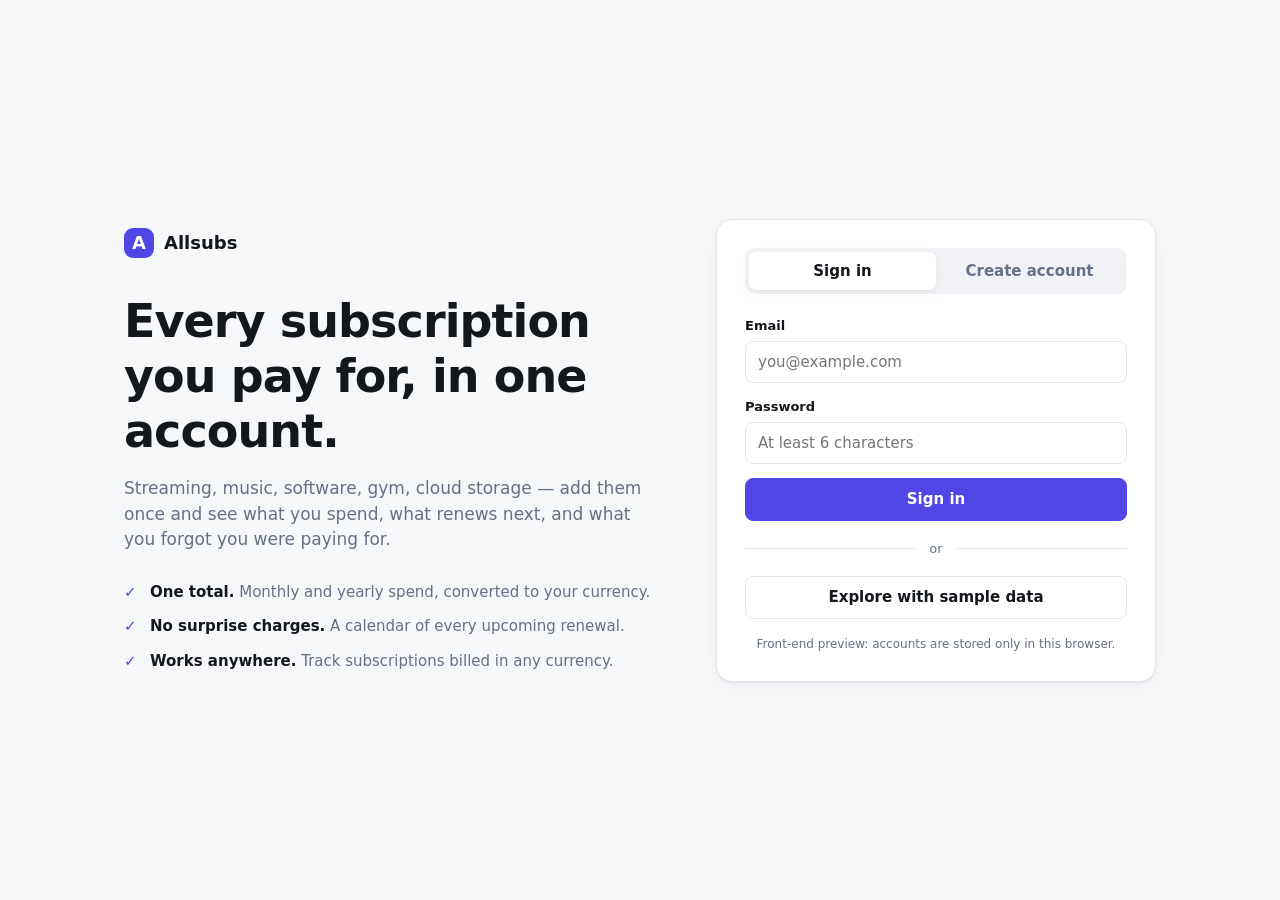
<file: web/index.html>
<!DOCTYPE html>
<html lang="en">
<head>
  <meta charset="utf-8">
  <meta name="viewport" content="width=device-width, initial-scale=1">
  <title>Allsubs — every subscription in one account</title>
  <link rel="stylesheet" href="styles.css">
</head>
<body>

<!-- ============ AUTH (signed out) ============ -->
<main id="auth" class="auth" hidden>
  <section class="auth-pitch">
    <div class="brand"><span class="brand-mark">A</span>Allsubs</div>
    <h1>Every subscription you pay for, in one account.</h1>
    <p class="lead">Streaming, music, software, gym, cloud storage — add them once and see what you
      spend, what renews next, and what you forgot you were paying for.</p>
    <ul class="pitch-list">
      <li><b>One total.</b> Monthly and yearly spend, converted to your currency.</li>
      <li><b>No surprise charges.</b> A calendar of every upcoming renewal.</li>
      <li><b>Works anywhere.</b> Track subscriptions billed in any currency.</li>
    </ul>
  </section>

  <section class="auth-card" aria-label="Account">
    <div class="tabs" role="tablist">
      <button role="tab" class="tab is-active" data-auth-tab="signin" aria-selected="true">Sign in</button>
      <button role="tab" class="tab" data-auth-tab="signup" aria-selected="false">Create account</button>
    </div>

    <form id="auth-form" novalidate>
      <label class="field" id="name-field" hidden>
        <span>Name</span>
        <input name="name" autocomplete="name" placeholder="Your name">
      </label>
      <label class="field">
        <span>Email</span>
        <input name="email" type="email" autocomplete="email" placeholder="you@example.com" required>
      </label>
      <label class="field">
        <span>Password</span>
        <input name="password" type="password" autocomplete="current-password" placeholder="At least 6 characters" required minlength="6">
      </label>
      <p class="form-error" id="auth-error" role="alert" hidden></p>
      <button class="btn btn-primary btn-block" type="submit" id="auth-submit">Sign in</button>
    </form>

    <div class="divider"><span>or</span></div>
    <button class="btn btn-block" id="demo-btn" type="button">Explore with sample data</button>
    <p class="fineprint">Front-end preview: accounts are stored only in this browser.</p>
  </section>
</main>

<!-- ============ APP (signed in) ============ -->
<div id="app" class="app" hidden>
  <aside class="sidebar">
    <div class="brand"><span class="brand-mark">A</span>Allsubs</div>
    <nav class="nav" aria-label="Main">
      <button class="nav-item is-active" data-view="overview"><span class="nav-ico">◎</span><span>Overview</span></button>
      <button class="nav-item" data-view="subscriptions"><span class="nav-ico">▤</span><span>Subscriptions</span></button>
      <button class="nav-item" data-view="calendar"><span class="nav-ico">▦</span><span>Calendar</span></button>
      <button class="nav-item" data-view="settings"><span class="nav-ico">⚙</span><span>Settings</span></button>
    </nav>
    <div class="sidebar-user">
      <span class="avatar" id="user-avatar"></span>
      <div class="sidebar-user-text">
        <div id="user-name" class="truncate"></div>
        <div id="user-email" class="muted small truncate"></div>
      </div>
    </div>
  </aside>

  <div class="main">
    <header class="topbar">
      <h2 id="view-title">Overview</h2>
      <button class="btn btn-primary" id="add-btn">+ Add subscription</button>
    </header>

    <!-- Overview -->
    <section class="view" id="view-overview">
      <div class="kpis" id="kpis"></div>
      <div class="two-col">
        <div class="card">
          <div class="card-head"><h3>Upcoming renewals</h3><span class="muted small">Next 30 days</span></div>
          <ul class="list" id="upcoming"></ul>
        </div>
        <div class="card">
          <div class="card-head"><h3>Monthly spend by category</h3></div>
          <div id="by-category" class="bars"></div>
        </div>
      </div>
    </section>

    <!-- Subscriptions -->
    <section class="view" id="view-subscriptions" hidden>
      <div class="toolbar">
        <input id="search" type="search" placeholder="Search subscriptions" aria-label="Search subscriptions">
        <select id="filter-cat" aria-label="Category"></select>
        <select id="sort" aria-label="Sort">
          <option value="next">Sort: next renewal</option>
          <option value="cost">Sort: highest cost</option>
          <option value="name">Sort: name</option>
        </select>
      </div>
      <div class="card table-card">
        <table class="table">
          <thead><tr><th>Service</th><th>Category</th><th>Billing</th><th>Next renewal</th><th class="num">Price</th><th></th></tr></thead>
          <tbody id="sub-rows"></tbody>
        </table>
        <p class="empty" id="sub-empty" hidden></p>
      </div>
    </section>

    <!-- Calendar -->
    <section class="view" id="view-calendar" hidden>
      <div class="card">
        <div class="card-head">
          <h3 id="cal-title"></h3>
          <div class="btn-group">
            <button class="btn btn-sm" id="cal-prev" aria-label="Previous month">‹</button>
            <button class="btn btn-sm" id="cal-today">Today</button>
            <button class="btn btn-sm" id="cal-next" aria-label="Next month">›</button>
          </div>
        </div>
        <div class="cal-dow" id="cal-dow"></div>
        <div class="cal-grid" id="cal-grid"></div>
        <p class="muted small" id="cal-total"></p>
      </div>
    </section>

    <!-- Settings -->
    <section class="view" id="view-settings" hidden>
      <div class="card settings">
        <h3>Profile</h3>
        <label class="field"><span>Name</span><input id="set-name"></label>
        <label class="field"><span>Display currency</span><select id="set-currency"></select></label>
        <p class="muted small">Totals are converted with fixed sample rates until live rates are connected.</p>
        <label class="field"><span>Theme</span>
          <select id="set-theme">
            <option value="system">Match system</option>
            <option value="light">Light</option>
            <option value="dark">Dark</option>
          </select>
        </label>
      </div>
      <div class="card settings">
        <h3>Account</h3>
        <div class="row-actions">
          <button class="btn" id="signout-btn">Sign out</button>
          <button class="btn btn-danger" id="delete-account-btn">Delete account</button>
        </div>
      </div>
    </section>
  </div>
</div>

<!-- ============ Add / edit dialog ============ -->
<dialog id="sub-dialog">
  <form id="sub-form" method="dialog" novalidate>
    <h3 id="sub-dialog-title">Add subscription</h3>
    <label class="field"><span>Service name</span><input name="name" required placeholder="e.g. Music streaming" list="service-suggestions"></label>
    <datalist id="service-suggestions"></datalist>
    <div class="field-row">
      <label class="field"><span>Price</span><input name="amount" type="number" min="0" step="0.01" required placeholder="0.00"></label>
      <label class="field"><span>Currency</span><select name="currency"></select></label>
    </div>
    <div class="field-row">
      <label class="field"><span>Billing cycle</span>
        <select name="cycle">
          <option value="weekly">Weekly</option>
          <option value="monthly" selected>Monthly</option>
          <option value="quarterly">Every 3 months</option>
          <option value="yearly">Yearly</option>
        </select>
      </label>
      <label class="field"><span>Next renewal</span><input name="next" type="date" required></label>
    </div>
    <label class="field"><span>Category</span><select name="category"></select></label>
    <p class="form-error" id="sub-error" role="alert" hidden></p>
    <div class="dialog-actions">
      <button class="btn" type="button" id="sub-cancel">Cancel</button>
      <button class="btn btn-primary" type="submit">Save</button>
    </div>
  </form>
</dialog>

<script src="app.js"></script>
</body>
</html>
</file>
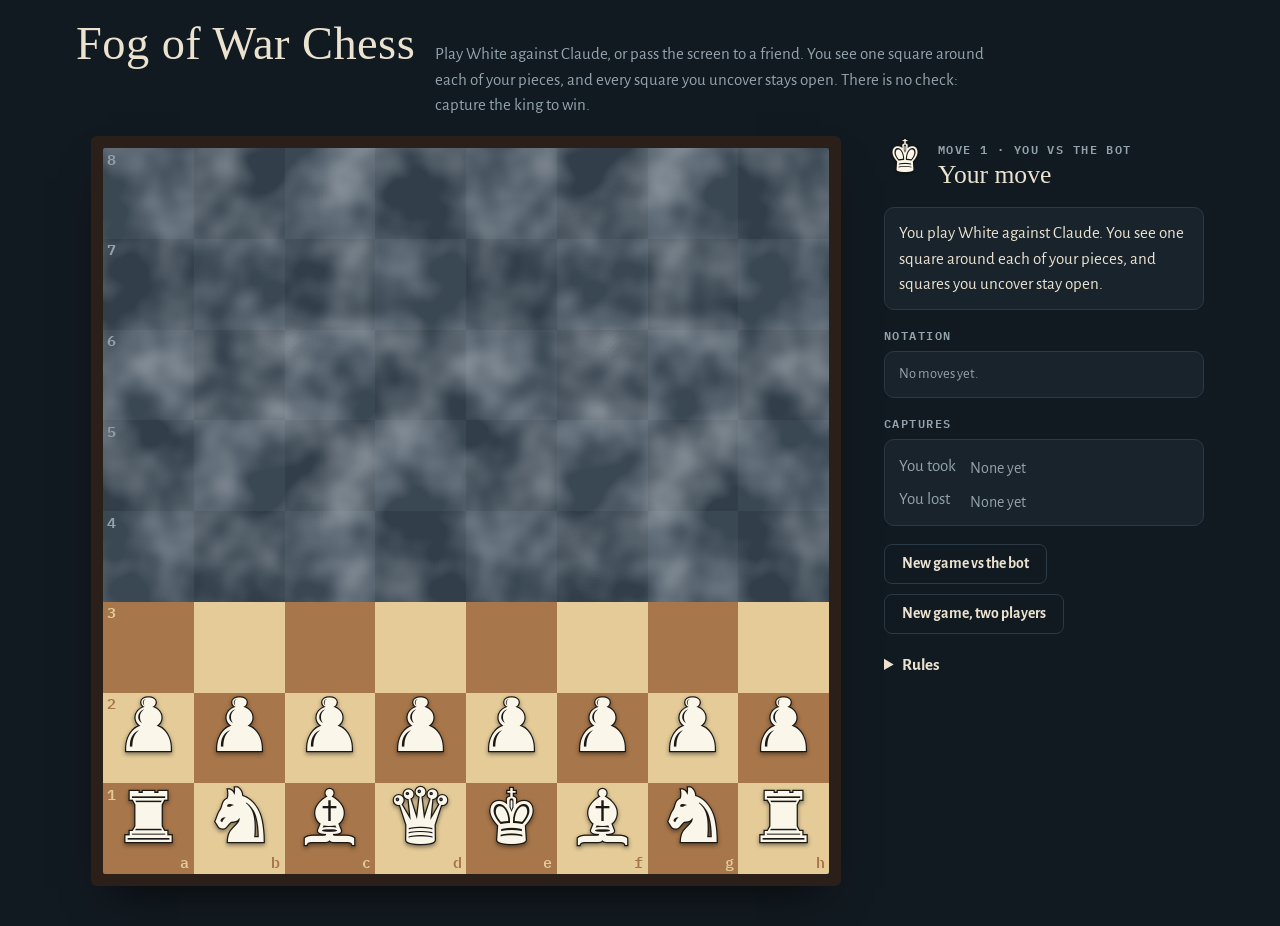
<file: FogChess/Web/index.html>
<!doctype html>
<html lang="en">
<head>
<meta charset="utf-8">
<meta name="viewport" content="width=device-width, initial-scale=1, viewport-fit=cover">
<title>Fog of War Chess</title>
<link rel="preconnect" href="https://fonts.googleapis.com">
<link rel="preconnect" href="https://fonts.gstatic.com" crossorigin>
<link rel="stylesheet" href="https://fonts.googleapis.com/css2?family=Alegreya+Sans:wght@400;500;700&family=IBM+Plex+Mono:wght@400;600&family=IM+Fell+English+SC&display=swap">
<link rel="stylesheet" href="https://fonts.googleapis.com/css2?family=Noto+Sans+Symbols+2&text=%E2%99%94%E2%99%95%E2%99%96%E2%99%97%E2%99%98%E2%99%99%E2%99%9A%E2%99%9B%E2%99%9C%E2%99%9D%E2%99%9E%E2%99%9F&display=block">
<style>
/* Layout: board first. The square board fills the left column and a narrow ledger (turn, report, notation, captures) sits on the right; they stack on phones.
   One deliberate look: a lantern-lit board on a foggy night, so the page stays dark in both host themes. */
:root {
  color-scheme: dark;
  --night: #121a21;
  --night-2: #19232c;
  --line: #2b3945;
  --parchment: #ebe3d0;
  --mist: #93a3ad;
  --lantern: #e8a945;
  --lantern-ink: #241806;
  --wood-light: #e4cb98;
  --wood-dark: #a7764a;
  --frame: #2a2019;
  --fog: #3a4854;
  --fog-deep: #323f4a;
  --ivory: #fbf6ea;
  --ebony: #1b1814;
  --ebony-edge: #cdbf9f;
  --tint-last: rgba(222, 200, 92, 0.42);
  --tint-selected: rgba(232, 169, 69, 0.55);
  --hint-dark: rgba(30, 20, 10, 0.38);
  --hint-light: rgba(235, 227, 208, 0.5);
  --scrim: rgba(10, 14, 18, 0.74);

  --font-display: "IM Fell English SC", "Iowan Old Style", Georgia, serif;
  --font-body: "Alegreya Sans", "Segoe UI", system-ui, sans-serif;
  --font-mono: "IBM Plex Mono", ui-monospace, Menlo, Consolas, monospace;
  --font-pieces: "Noto Sans Symbols 2", "Segoe UI Symbol", "Apple Symbols", "DejaVu Sans", serif;

  --fog-texture: url("data:image/svg+xml,%3Csvg xmlns='http://www.w3.org/2000/svg' width='320' height='320'%3E%3Cfilter id='f' x='0' y='0' width='100%25' height='100%25'%3E%3CfeTurbulence type='fractalNoise' baseFrequency='0.011' numOctaves='3' seed='7' stitchTiles='stitch'/%3E%3CfeColorMatrix values='0 0 0 0 0.86 0 0 0 0 0.9 0 0 0 0 0.95 0.95 0 0 0 -0.33'/%3E%3C/filter%3E%3Crect width='100%25' height='100%25' filter='url(%23f)'/%3E%3C/svg%3E");
}

* { box-sizing: border-box; }
[hidden] { display: none !important; }
body {
  margin: 0;
  background: var(--night);
  color: var(--parchment);
  font: 400 1.0625rem/1.5 var(--font-body);
}
body.covered { overflow: hidden; }
:focus-visible { outline: 3px solid var(--lantern); outline-offset: 2px; }

.app {
  max-width: 1160px;
  margin-inline: auto;
  padding-inline: 16px;
  padding-block: 20px 40px;
  display: grid;
  gap: 18px;
}

.masthead { display: flex; flex-wrap: wrap; align-items: baseline; gap: 4px 20px; }
.masthead h1 {
  margin: 0;
  font: 400 clamp(2rem, 4.4vw, 2.9rem)/1.05 var(--font-display);
  letter-spacing: 0.01em;
  text-wrap: balance;
}
.masthead p { margin: 0; color: var(--mist); max-width: 62ch; }

.table {
  display: grid;
  grid-template-columns: minmax(0, 1fr) minmax(250px, 320px);
  gap: 28px;
  align-items: start;
}

/* ---------- Board ---------- */
.board-wrap {
  position: relative;
  justify-self: center;
  width: min(100%, max(320px, calc(100dvh - 150px)));
}
.frame {
  padding: 1.6%;
  background: var(--frame);
  border-radius: 6px;
  box-shadow: 0 22px 44px -20px rgba(0, 0, 0, 0.75);
}
.board {
  display: grid;
  grid-template-columns: repeat(8, 1fr);
  grid-template-rows: repeat(8, 1fr);
  aspect-ratio: 1;
  container-type: inline-size;
  overflow: hidden;
  border-radius: 2px;
}
.sq {
  appearance: none;
  position: relative;
  display: grid;
  place-items: center;
  min-width: 0;
  min-height: 0;
  margin: 0;
  padding: 0;
  border: 0;
  border-radius: 0;
  background-color: var(--wood-light);
  color: inherit;
  font: inherit;
  cursor: default;
}
.sq.dark { background-color: var(--wood-dark); }
.sq:focus-visible { outline-offset: -3px; z-index: 1; }
.sq.fog {
  background-color: var(--fog);
  background-image: var(--fog-texture);
  background-attachment: fixed;
  animation: drift 90s linear infinite;
}
.sq.fog.dark { background-color: var(--fog-deep); }
.sq.last { background-image: linear-gradient(var(--tint-last), var(--tint-last)); }
.sq.selected {
  background-image: linear-gradient(var(--tint-selected), var(--tint-selected));
  box-shadow: inset 0 0 0 0.45cqi var(--lantern);
}
.sq.own, .sq.hint { cursor: pointer; }
.sq.own:hover { filter: brightness(1.07); }
.sq.hint::after {
  content: "";
  position: absolute;
  width: 30%;
  height: 30%;
  border-radius: 50%;
  background: var(--hint-dark);
  pointer-events: none;
}
.sq.fog.hint::after { background: var(--hint-light); }
.sq.hint.capture::after {
  width: 84%;
  height: 84%;
  background: transparent;
  border: 0.75cqi solid var(--hint-dark);
}
.sq.hint:hover::after { transform: scale(1.12); }

.piece {
  font-family: var(--font-pieces);
  line-height: 1;
  pointer-events: none;
  user-select: none;
  -webkit-text-stroke: 0.035em var(--ebony);
  paint-order: stroke fill;
  filter: drop-shadow(0 0.04em 0.03em rgba(0, 0, 0, 0.45));
}
.piece.w { color: var(--ivory); }
.piece.b { color: var(--ebony); -webkit-text-stroke: 0.03em var(--ebony-edge); }
.sq .piece { font-size: 9.8cqi; transform: translateY(-0.3cqi); }

.coord { position: absolute; font: 600 2.1cqi/1 var(--font-mono); pointer-events: none; }
.coord.file { right: 0.6cqi; bottom: 0.5cqi; }
.coord.rank { left: 0.6cqi; top: 0.5cqi; }
.sq .coord { color: var(--wood-dark); }
.sq.dark .coord { color: var(--wood-light); }
.sq.fog .coord { color: var(--mist); }

.banner {
  position: absolute;
  left: 50%;
  top: 5%;
  transform: translateX(-50%);
  width: max-content;
  max-width: 90%;
  display: flex;
  flex-wrap: wrap;
  justify-content: center;
  align-items: center;
  gap: 8px 14px;
  padding: 10px 12px 10px 18px;
  background: rgba(15, 21, 27, 0.93);
  border: 1px solid var(--line);
  border-radius: 14px;
  box-shadow: 0 10px 30px -10px rgba(0, 0, 0, 0.8);
  text-align: center;
}
.banner.center { top: 50%; transform: translate(-50%, -50%); padding: 16px 20px; }
.banner-text { font-weight: 500; }
.banner.center .banner-text { font: 400 clamp(1.3rem, 3.4vw, 1.9rem)/1.15 var(--font-display); }

.promo {
  position: absolute;
  inset: 0;
  display: grid;
  place-items: center;
  padding: 16px;
  background: var(--scrim);
  border-radius: 6px;
}
.promo-card {
  display: grid;
  justify-items: center;
  gap: 12px;
  padding: 16px 18px 18px;
  background: var(--night-2);
  border: 1px solid var(--line);
  border-radius: 12px;
}
.promo-card h2 { margin: 0; font: 400 1.4rem/1.1 var(--font-display); }
.promo-choices { display: flex; gap: 10px; }
.promo-choices button {
  display: grid;
  place-items: center;
  width: clamp(54px, 13vw, 84px);
  aspect-ratio: 1;
  border: 0;
  border-radius: 10px;
  background: var(--wood-light);
  cursor: pointer;
}
.promo-choices button:hover { background: var(--wood-dark); }
.promo-choices .piece { font-size: clamp(34px, 8.5vw, 58px); }

/* ---------- Ledger ---------- */
.ledger { display: grid; gap: 18px; min-width: 0; }
.turn { display: flex; align-items: center; gap: 12px; }
.turn .piece { font-size: 2.6rem; }
.turn strong { display: block; font: 400 1.6rem/1.1 var(--font-display); }
.eyebrow, .ledger h2 {
  margin: 0;
  font: 600 0.74rem/1.3 var(--font-mono);
  letter-spacing: 0.12em;
  text-transform: uppercase;
  color: var(--mist);
}
.ledger h2 { margin-bottom: 8px; }
.panel {
  margin: 0;
  padding: 12px 14px;
  background: var(--night-2);
  border: 1px solid var(--line);
  border-radius: 10px;
}
.report { min-height: 4.6em; }
.log {
  display: grid;
  grid-template-columns: 2.4em minmax(0, 1fr) minmax(0, 1fr);
  gap: 3px 10px;
  max-height: 15.5rem;
  overflow-y: auto;
  font: 400 0.9rem/1.45 var(--font-mono);
  font-variant-numeric: tabular-nums;
}
.log .n, .log .unseen, .log .empty { color: var(--mist); }
.log .empty { grid-column: 1 / -1; font-family: var(--font-body); }
.log .mv { overflow-wrap: anywhere; }
.tag {
  margin-left: 6px;
  font: 700 0.66rem/1 var(--font-body);
  letter-spacing: 0.06em;
  text-transform: uppercase;
  color: var(--lantern);
}
.captures { display: grid; grid-template-columns: auto minmax(0, 1fr); gap: 6px 14px; align-items: center; }
.captures .label { color: var(--mist); }
.captures .set { font-size: 1.55rem; line-height: 1.1; min-height: 1.1em; overflow-wrap: anywhere; }
.captures .set .piece { font-size: inherit; }
.captures .none { font-size: 1rem; color: var(--mist); }

.actions { display: flex; flex-wrap: wrap; gap: 10px; align-items: center; }
.confirm { display: flex; flex-wrap: wrap; gap: 8px 10px; align-items: center; }

.btn {
  font: 700 0.98rem/1 var(--font-body);
  padding: 0.72em 1.1em;
  border-radius: 8px;
  border: 1px solid var(--line);
  background: transparent;
  color: var(--parchment);
  cursor: pointer;
}
.btn:hover { border-color: var(--mist); }
.btn.primary { background: var(--lantern); border-color: var(--lantern); color: var(--lantern-ink); }
.btn.primary:hover { filter: brightness(1.07); }

.rules summary { cursor: pointer; font-weight: 700; }
.rules ul { margin: 10px 0 0; padding-left: 1.1em; display: grid; gap: 6px; color: var(--parchment); }
.rules li::marker { color: var(--lantern); }

/* ---------- Pass-the-screen cover ---------- */
.handoff {
  position: fixed;
  inset: 0;
  z-index: 10;
  display: grid;
  place-items: center;
  padding: 24px 16px;
  background-color: var(--night);
  background-image: var(--fog-texture);
  animation: drift 120s linear infinite;
}
.handoff-card { display: grid; justify-items: center; gap: 14px; max-width: 32rem; text-align: center; }
.handoff-card .piece { font-size: clamp(5rem, 18vw, 8rem); }
.handoff-card h2 { margin: 0; font: 400 clamp(2.2rem, 7vw, 3.4rem)/1.05 var(--font-display); }
.handoff-card p { margin: 0; color: var(--mist); }
.handoff-card .btn { margin-top: 6px; font-size: 1.05rem; }

@keyframes drift {
  from { background-position: 0 0; }
  to { background-position: 640px 320px; }
}

@media (max-width: 840px) {
  .table { grid-template-columns: minmax(0, 1fr); }
  .board-wrap { width: 100%; }
}
@media (prefers-reduced-motion: reduce) {
  .sq.fog, .handoff { animation: none; }
  .sq.hint:hover::after { transform: none; }
}
</style>
</head>
<body>

<div class="app">
  <header class="masthead">
    <h1>Fog of War Chess</h1>
    <p>Play White against Claude, or pass the screen to a friend. You see one square around each of your pieces, and every square you uncover stays open. There is no check: capture the king to win.</p>
  </header>

  <main class="table">
    <section class="board-wrap" aria-label="Board">
      <div class="frame">
        <div class="board" id="board"></div>
      </div>
      <div class="banner" id="banner" hidden>
        <span class="banner-text" id="bannerText"></span>
        <button type="button" class="btn primary" id="endTurn">End turn</button>
        <button type="button" class="btn" id="stopThinking">Stop</button>
        <button type="button" class="btn primary" id="retryClaude">Try again</button>
        <button type="button" class="btn" id="botMove">Let the bot move</button>
      </div>
      <div class="promo" id="promo" hidden>
        <div class="promo-card" role="dialog" aria-labelledby="promoTitle">
          <h2 id="promoTitle">Promote your pawn</h2>
          <div class="promo-choices" id="promoChoices"></div>
          <button type="button" class="btn" id="promoCancel">Cancel</button>
        </div>
      </div>
    </section>

    <aside class="ledger">
      <div class="turn">
        <span class="piece w" id="turnKing">♚</span>
        <div>
          <span class="eyebrow" id="turnEyebrow">Move 1</span>
          <strong id="turnTitle">White to move</strong>
        </div>
      </div>

      <p class="panel report" id="report" aria-live="polite"></p>

      <section>
        <h2>Notation</h2>
        <div class="panel log" id="log"></div>
      </section>

      <section>
        <h2>Captures</h2>
        <div class="panel captures">
          <span class="label">You took</span><span class="set" id="taken"></span>
          <span class="label">You lost</span><span class="set" id="lost"></span>
        </div>
      </section>

      <div class="actions">
        <button type="button" class="btn" id="newClaude">New game vs Claude</button>
        <button type="button" class="btn" id="newFriend">New game, two players</button>
        <div class="confirm" id="confirm" hidden>
          <span>Abandon this game?</span>
          <button type="button" class="btn primary" id="confirmYes">Start over</button>
          <button type="button" class="btn" id="confirmNo">Keep playing</button>
        </div>
      </div>

      <details class="rules">
        <summary>Rules</summary>
        <ul>
          <li>Against Claude you play White. Claude only gets Black's view: the squares Black can see, Black's moves, and what Black learned from yours.</li>
          <li>Against a friend, the board is covered between turns. Pass the screen and let the other player reveal it.</li>
          <li>You see the squares next to your pieces, one step in every direction. Once you have seen a square it stays open for the rest of the game, showing whatever is on it now. Everything else is fog.</li>
          <li>There is no check or checkmate. Capturing the enemy king wins, so guard yours.</li>
          <li>You may move into the fog. A rook, bishop or queen that runs into a hidden enemy stops there and captures it.</li>
          <li>A pawn's two-square first move stops after one square if a hidden piece is in the way.</li>
          <li>Castling fails, and costs you the turn, if a hidden piece stands between king and rook.</li>
          <li>En passant and promotion work as usual.</li>
          <li>Notation is long algebraic. ▒▒ marks a square you could not see.</li>
        </ul>
      </details>
    </aside>
  </main>
</div>

<div class="handoff" id="handoff" hidden>
  <div class="handoff-card">
    <span class="piece w" id="handoffKing">♚</span>
    <h2 id="handoffTitle">White to move</h2>
    <p id="handoffText"></p>
    <button type="button" class="btn primary" id="reveal">Show White's board</button>
  </div>
</div>

<script id="rules">
// Chess with fog of war. Each side sees the squares within one step of its own pieces, and a square
// it has seen once stays open for the rest of the game.
// No check or checkmate: capturing the king wins. Moves are offered from what the mover can see
// and then played out on the real board, so pieces can be stopped by enemies hidden in the fog.
const WHITE = "w", BLACK = "b";
const KNIGHT_JUMPS = [[1, 2], [2, 1], [2, -1], [1, -2], [-1, -2], [-2, -1], [-2, 1], [-1, 2]];
const STRAIGHT = [[1, 0], [-1, 0], [0, 1], [0, -1]];
const DIAGONAL = [[1, 1], [1, -1], [-1, 1], [-1, -1]];
const ALL_DIRECTIONS = [...STRAIGHT, ...DIAGONAL];
const BACK_RANK = ["R", "N", "B", "Q", "K", "B", "N", "R"];
const PIECE_NAMES = { P: "pawn", N: "knight", B: "bishop", R: "rook", Q: "queen", K: "king" };
const COLOR_NAMES = { w: "White", b: "Black" };

const opponent = (color) => (color === WHITE ? BLACK : WHITE);
const square = (file, rank) => rank * 8 + file;
const fileOf = (sq) => sq % 8;
const rankOf = (sq) => sq >> 3;
const onBoard = (file, rank) => file >= 0 && file < 8 && rank >= 0 && rank < 8;
const squareName = (sq) => "abcdefgh"[fileOf(sq)] + (rankOf(sq) + 1);

class Game {
  constructor(saved) {
    if (saved) {
      Object.assign(this, saved);
      // Games saved before squares stayed open start from what each side sees now.
      this.explored ??= { w: this.nearby(WHITE), b: this.nearby(BLACK) };
      return;
    }
    this.board = Array(64).fill(null);
    for (let file = 0; file < 8; file++) {
      this.board[square(file, 0)] = { t: BACK_RANK[file], c: WHITE };
      this.board[square(file, 1)] = { t: "P", c: WHITE };
      this.board[square(file, 6)] = { t: "P", c: BLACK };
      this.board[square(file, 7)] = { t: BACK_RANK[file], c: BLACK };
    }
    this.side = WHITE;
    this.castling = { w: [true, true], b: [true, true] }; // [kingside, queenside]
    this.enPassant = null; // square a pawn skipped over on the previous move
    this.moveCount = 0;
    this.history = [];
    this.winner = null;
    this.draw = false;
    this.endReason = null;
    this.explored = { w: this.nearby(WHITE), b: this.nearby(BLACK) };
  }

  get over() { return this.winner !== null || this.draw; }
  get lastMove() { return this.history.length ? this.history[this.history.length - 1] : null; }

  // Every square a side has ever seen: once opened, the fog never comes back.
  visibility(color) {
    return [...this.explored[color]];
  }

  // Squares within one step of a side's pieces right now.
  nearby(color) {
    const visible = Array(64).fill(false);
    for (let sq = 0; sq < 64; sq++) {
      if (this.board[sq]?.c !== color) continue;
      for (let df = -1; df <= 1; df++) {
        for (let dr = -1; dr <= 1; dr++) {
          const f = fileOf(sq) + df, r = rankOf(sq) + dr;
          if (onBoard(f, r)) visible[square(f, r)] = true;
        }
      }
    }
    return visible;
  }

  movesFrom(from) {
    const piece = this.board[from];
    if (this.over || !piece || piece.c !== this.side) return [];
    const moves = [];
    this.addMoves(from, piece, this.visibility(this.side), moves);
    return moves;
  }

  isPromotion(move) {
    return this.board[move.from]?.t === "P" && (rankOf(move.to) === 0 || rankOf(move.to) === 7);
  }

  makeMove(move) {
    if (this.over) throw new Error("The game is over.");
    if (move.promotion && !"QRBN".includes(move.promotion)) throw new Error("Bad promotion piece.");
    if (!this.movesFrom(move.from).some((m) => m.to === move.to)) {
      throw new Error(`${squareName(move.from)}-${squareName(move.to)} is not a legal move.`);
    }

    const piece = this.board[move.from];
    const mover = piece.c;
    const visibleBefore = this.visibility(mover);
    const enPassantBefore = this.enPassant;
    this.enPassant = null;

    const from = move.from;
    const fromFile = fileOf(from), fromRank = rankOf(from);
    let to = move.to;
    let capturedOn = null;
    let interrupted = false, blocked = false, castled = false, enPassant = false;

    if (piece.t === "K" && Math.abs(fileOf(to) - fromFile) === 2) {
      const kingSide = fileOf(to) > fromFile;
      const rookFile = kingSide ? 7 : 0;
      for (let f = Math.min(fromFile, rookFile) + 1; f < Math.max(fromFile, rookFile); f++) {
        if (this.board[square(f, fromRank)]) blocked = true;
      }
      if (blocked) {
        to = from;
      } else {
        castled = true;
        this.movePiece(square(rookFile, fromRank), square(kingSide ? 5 : 3, fromRank));
      }
    } else if ("BRQ".includes(piece.t)) {
      // Own pieces are always visible, so anything found on the path is a hidden enemy.
      const df = Math.sign(fileOf(to) - fromFile), dr = Math.sign(rankOf(to) - fromRank);
      for (let sq = square(fromFile + df, fromRank + dr); sq !== to; sq = square(fileOf(sq) + df, rankOf(sq) + dr)) {
        if (this.board[sq]) {
          to = sq;
          interrupted = true;
          break;
        }
      }
    } else if (piece.t === "P" && Math.abs(rankOf(to) - fromRank) === 2) {
      const skipped = square(fromFile, (fromRank + rankOf(to)) / 2);
      if (this.board[to]) {
        to = skipped;
        interrupted = true;
      } else {
        this.enPassant = skipped;
      }
    } else if (piece.t === "P" && fileOf(to) !== fromFile && to === enPassantBefore) {
      enPassant = true;
      capturedOn = square(fileOf(to), fromRank);
    }

    if (!enPassant && to !== from && this.board[to]) capturedOn = to;

    let captured = null;
    if (capturedOn !== null) {
      captured = this.board[capturedOn];
      this.board[capturedOn] = null;
    }

    let promotedTo = null;
    if (to !== from) {
      this.movePiece(from, to);
      if (piece.t === "P" && (rankOf(to) === 0 || rankOf(to) === 7)) {
        promotedTo = move.promotion || "Q";
        this.board[to] = { t: promotedTo, c: mover };
      }
      this.clearCastling(from);
      this.clearCastling(to);
    }

    this.moveCount++;
    this.side = opponent(mover);
    this.openAroundPieces();
    // What the other player will see when their turn starts.
    const seenByOpponent = this.visibility(this.side);
    const result = {
      mover, piece: piece.t, from, requestedTo: move.to, to, captured, capturedOn,
      captureWasHidden: capturedOn !== null && !visibleBefore[capturedOn],
      interrupted, blocked, castled, enPassant, promotedTo,
      opponentSaw: { from: seenByOpponent[from], to: seenByOpponent[to] },
    };
    this.history.push(result);

    if (captured?.t === "K") {
      this.winner = mover;
      this.endReason = `${COLOR_NAMES[mover]} wins by capturing the ${COLOR_NAMES[opponent(mover)].toLowerCase()} king!`;
    } else if (this.board.every((p) => !p || p.t === "K")) {
      this.draw = true;
      this.endReason = "Draw: only the two kings are left.";
    } else if (!this.hasAnyMove(this.side)) {
      this.draw = true;
      this.endReason = `Draw: ${COLOR_NAMES[this.side]} has no moves.`;
    }
    return result;
  }

  hasAnyMove(color) {
    const visible = this.visibility(color);
    const moves = [];
    for (let sq = 0; sq < 64 && moves.length === 0; sq++) {
      if (this.board[sq]?.c === color) this.addMoves(sq, this.board[sq], visible, moves);
    }
    return moves.length > 0;
  }

  openAroundPieces() {
    for (const color of [WHITE, BLACK]) {
      const near = this.nearby(color);
      this.explored[color] = this.explored[color].map((seen, sq) => seen || near[sq]);
    }
  }

  movePiece(from, to) {
    this.board[to] = this.board[from];
    this.board[from] = null;
  }

  // Anything moving from or to a king or rook home square ends that castling option.
  clearCastling(sq) {
    for (const color of [WHITE, BLACK]) {
      if (rankOf(sq) !== (color === WHITE ? 0 : 7)) continue;
      if (fileOf(sq) === 4 || fileOf(sq) === 7) this.castling[color][0] = false;
      if (fileOf(sq) === 4 || fileOf(sq) === 0) this.castling[color][1] = false;
    }
  }

  // What the mover believes is on a square: fog squares look empty.
  seenAt(sq, visible) { return visible[sq] ? this.board[sq] : null; }

  addMoves(from, piece, visible, out) {
    switch (piece.t) {
      case "P": this.addPawnMoves(from, piece.c, visible, out); break;
      case "N": this.addSteps(from, piece.c, KNIGHT_JUMPS, visible, out); break;
      case "B": this.addSlides(from, piece.c, DIAGONAL, visible, out); break;
      case "R": this.addSlides(from, piece.c, STRAIGHT, visible, out); break;
      case "Q": this.addSlides(from, piece.c, ALL_DIRECTIONS, visible, out); break;
      case "K":
        this.addSteps(from, piece.c, ALL_DIRECTIONS, visible, out);
        this.addCastling(from, piece.c, visible, out);
        break;
    }
  }

  addSteps(from, color, steps, visible, out) {
    for (const [df, dr] of steps) {
      const f = fileOf(from) + df, r = rankOf(from) + dr;
      if (onBoard(f, r) && this.seenAt(square(f, r), visible)?.c !== color) out.push({ from, to: square(f, r) });
    }
  }

  addSlides(from, color, directions, visible, out) {
    for (const [df, dr] of directions) {
      for (let f = fileOf(from) + df, r = rankOf(from) + dr; onBoard(f, r); f += df, r += dr) {
        const seen = this.seenAt(square(f, r), visible);
        if (seen?.c === color) break;
        out.push({ from, to: square(f, r) });
        if (seen) break;
      }
    }
  }

  addPawnMoves(from, color, visible, out) {
    const f = fileOf(from), r = rankOf(from);
    const forward = color === WHITE ? 1 : -1;
    const startRank = color === WHITE ? 1 : 6;
    if (onBoard(f, r + forward) && !this.seenAt(square(f, r + forward), visible)) {
      out.push({ from, to: square(f, r + forward) });
      if (r === startRank && !this.seenAt(square(f, r + 2 * forward), visible)) {
        out.push({ from, to: square(f, r + 2 * forward) });
      }
    }
    for (const side of [-1, 1]) {
      if (!onBoard(f + side, r + forward)) continue;
      const target = square(f + side, r + forward);
      const seen = this.seenAt(target, visible);
      if ((seen && seen.c !== color) || (!seen && target === this.enPassant)) out.push({ from, to: target });
    }
  }

  // No check in this variant: castling only needs an unmoved king and rook and squares between that look empty.
  addCastling(from, color, visible, out) {
    const rank = color === WHITE ? 0 : 7;
    if (from !== square(4, rank)) return;
    const canCastle = (side, rookFile, firstFile, lastFile) => {
      const rook = this.board[square(rookFile, rank)];
      if (!this.castling[color][side] || rook?.t !== "R" || rook.c !== color) return false;
      for (let f = firstFile; f <= lastFile; f++) {
        if (this.seenAt(square(f, rank), visible)) return false;
      }
      return true;
    };
    if (canCastle(0, 7, 5, 6)) out.push({ from, to: square(6, rank) });
    if (canCastle(1, 0, 1, 3)) out.push({ from, to: square(2, rank) });
  }
}

function describeForMover(r) {
  if (r.blocked) return "Castling failed: an unseen piece is standing between your king and rook. You lose this turn.";
  const name = PIECE_NAMES[r.piece];
  let text;
  if (r.castled) text = fileOf(r.to) === 6 ? "You castled kingside." : "You castled queenside.";
  else if (r.interrupted && r.captured) text = `Your ${name} ran into a hidden ${PIECE_NAMES[r.captured.t]} on ${squareName(r.to)} and captured it!`;
  else if (r.interrupted) text = `Your ${name} was blocked by an unseen piece and stopped on ${squareName(r.to)}.`;
  else if (r.captured && r.captureWasHidden) text = `Your ${name} moved to ${squareName(r.to)} and captured a hidden ${PIECE_NAMES[r.captured.t]}!`;
  else if (r.captured) text = `Your ${name} captured the ${PIECE_NAMES[r.captured.t]} on ${squareName(r.capturedOn)}${r.enPassant ? " en passant" : ""}.`;
  else text = `Your ${name} moved ${squareName(r.from)} → ${squareName(r.to)}.`;
  if (r.promotedTo) text += ` It was promoted to a ${PIECE_NAMES[r.promotedTo]}!`;
  return text;
}

// Only mentions what the other player can actually see.
function describeForOpponent(r, who = COLOR_NAMES[r.mover]) {
  let text;
  if (!r.blocked && r.opponentSaw.to) {
    text = r.castled ? `${who} castled.` : `${who}'s ${PIECE_NAMES[r.piece]} moved to ${squareName(r.to)}`
      + (r.promotedTo ? ` and became a ${PIECE_NAMES[r.promotedTo]}.` : ".");
  } else if (!r.blocked && r.opponentSaw.from) {
    text = `${who}'s ${PIECE_NAMES[r.piece]} left ${squareName(r.from)} and disappeared into the fog.`;
  } else {
    text = `${who} made a move you could not see.`;
  }
  if (r.captured) text += ` Your ${PIECE_NAMES[r.captured.t]} on ${squareName(r.capturedOn)} was captured!`;
  return text;
}

// Long algebraic notation of what really happened.
function notation(r) {
  if (r.castled || r.blocked) return fileOf(r.requestedTo) === 6 ? "O-O" : "O-O-O";
  const letter = r.piece === "P" ? "" : r.piece;
  return letter + squareName(r.from) + (r.captured ? "x" : "-") + squareName(r.to) + (r.promotedTo ? "=" + r.promotedTo : "");
}

// The same move as the other player saw it; ▒▒ stands for a square in the fog.
function notationSeenByOpponent(r) {
  const sawFrom = !r.blocked && r.opponentSaw.from, sawTo = !r.blocked && r.opponentSaw.to;
  if (r.castled && (sawFrom || sawTo)) return fileOf(r.to) === 6 ? "O-O" : "O-O-O";
  if (!sawFrom && !sawTo) return r.captured ? `▒▒x${squareName(r.capturedOn)}` : "▒▒▒▒▒";
  const letter = r.piece === "P" ? "" : r.piece;
  const target = sawTo ? squareName(r.to) : r.captured ? squareName(r.capturedOn) : "▒▒";
  return letter + (sawFrom ? squareName(r.from) : "▒▒") + (r.captured ? "x" : "-") + target
    + (sawTo && r.promotedTo ? "=" + r.promotedTo : "");
}
</script>

<script id="opponent">
// The computer opponent. Everything here works only from what the side to move can see,
// so whoever plays Black (Claude or the fallback bot) never learns what is hidden in the fog.
const PIECE_VALUES = { P: 1, N: 3, B: 3, R: 5, Q: 9, K: 100 };

function legalMoves(game) {
  const moves = [];
  for (let sq = 0; sq < 64; sq++) moves.push(...game.movesFrom(sq));
  return moves;
}

const moveCode = (m) => squareName(m.from) + squareName(m.to);

// A simple fallback player: take what it can see, develop pieces, head for the centre.
function botMove(game) {
  const color = game.side;
  const visible = game.visibility(color);
  const homeRank = color === WHITE ? 0 : 7;
  let best = null, bestScore = -Infinity;
  for (const m of legalMoves(game)) {
    const piece = game.board[m.from];
    const target = visible[m.to] ? game.board[m.to] : null;
    let score = Math.random() * 0.6;
    if (target) score += PIECE_VALUES[target.t] * 10 - PIECE_VALUES[piece.t] * 0.5;
    score += (3.5 - Math.abs(3.5 - fileOf(m.to))) * 0.15 + (3.5 - Math.abs(3.5 - rankOf(m.to))) * 0.1;
    if ((piece.t === "N" || piece.t === "B") && rankOf(m.from) === homeRank) score += 0.8;
    if (piece.t === "K") score += Math.abs(fileOf(m.to) - fileOf(m.from)) === 2 ? 1.5 : -1.5;
    if (piece.t === "Q" && game.moveCount < 10) score -= 0.8;
    if (score > bestScore) {
      bestScore = score;
      best = m;
    }
  }
  return best && game.isPromotion(best) ? { ...best, promotion: "Q" } : best;
}

// The side to move's view as text: "?" is fog.
function describeView(game, color) {
  const visible = game.visibility(color);
  const rows = [];
  for (let rank = 7; rank >= 0; rank--) {
    let row = `${rank + 1} |`;
    for (let file = 0; file < 8; file++) {
      const sq = square(file, rank);
      const piece = game.board[sq];
      row += " " + (!visible[sq] ? "?" : !piece ? "." : piece.c === WHITE ? piece.t : piece.t.toLowerCase());
    }
    rows.push(row);
  }
  rows.push("    a b c d e f g h");
  return rows.join("\n");
}

function claudePrompt(game) {
  const me = game.side, them = opponent(me);
  const history = game.history.map((r, i) => {
    const text = r.mover !== me ? notationSeenByOpponent(r)
      : notation(r) + (r.blocked ? " (castling blocked)" : r.interrupted ? " (stopped by a hidden piece)"
        : r.captureWasHidden ? " (captured a hidden piece)" : "");
    return (i % 2 === 0 ? `${i / 2 + 1}. ` : "") + text;
  }).join(" ");
  const lastMove = game.lastMove?.mover === them ? describeForOpponent(game.lastMove, COLOR_NAMES[them]) : "";
  const pieceList = (pieces) => pieces.map((p) => PIECE_NAMES[p.t]).join(", ") || "none";
  const taken = game.history.filter((r) => r.captured && r.mover === me).map((r) => r.captured);
  const lost = game.history.filter((r) => r.captured && r.mover === them).map((r) => r.captured);
  const moves = legalMoves(game).map(moveCode);

  return `You are playing ${COLOR_NAMES[me]} in a game of Fog of War Chess against a person playing ${COLOR_NAMES[them]}. Choose your next move.

Rules of this variant:
- You see every square that is, or has ever been, within one step (including diagonals) of one of your pieces; once seen, a square stays visible with its current contents. Everything else is fog: it may be empty or hide enemy pieces.
- There is no check or checkmate. You win by capturing the enemy king and lose if yours is captured, possibly without warning.
- You may move into the fog. A rook, bishop or queen sliding through fog stops at the first hidden enemy piece and captures it. A pawn's two-square move stops after one square if a hidden piece blocks the second square. Castling fails, and the turn is lost, if a hidden piece is in the way.
- Both sides started from the normal chess position. En passant and promotion work as usual.

Your view, rank 8 at the top. Uppercase = White, lowercase = Black, "." = empty square you can see, "?" = fog:
${describeView(game, me)}

Move history as you know it (long algebraic notation; ▒▒ is a square you could not see):
${history || "No moves yet."}
${lastMove ? `\nWhat you saw of ${COLOR_NAMES[them]}'s last move: ${lastMove}\n` : ""}
Pieces you have captured: ${pieceList(taken)}. Pieces you have lost: ${pieceList(lost)}.

Your legal moves, judged from what you can see: ${moves.join(", ")}

Reply with only JSON like {"move": "e7e5", "remark": "Into the fog we go."}. "move" must be copied exactly from the list above. Add "promotion": "Q", "R", "B" or "N" only when a pawn reaches the last rank. "remark" is one short, friendly sentence to your opponent (under 100 characters) that does not give away your plans.`;
}

// Turns Claude's reply into one of the legal moves, or null.
function parseClaudeMove(game, reply) {
  const squares = String(reply?.move ?? "").toLowerCase().match(/[a-h][1-8]/g);
  if (!squares || squares.length < 2) return null;
  const move = legalMoves(game).find((m) => moveCode(m) === squares[0] + squares[1]);
  if (!move) return null;
  if (!game.isPromotion(move)) return move;
  const promotion = String(reply?.promotion ?? "Q").toUpperCase();
  return { ...move, promotion: ["Q", "R", "B", "N"].includes(promotion) ? promotion : "Q" };
}
</script>

<script>
const GLYPHS = { K: "♚", Q: "♛", R: "♜", B: "♝", N: "♞", P: "♟" };
const STORAGE_KEY = "fog-of-war-chess-v2";
const $ = (id) => document.getElementById(id);

// Modes: "claude" (you are White, the computer is Black) or "friend" (two players pass the screen).
// Phases: "handoff" (board covered between friends' turns), "playing", "promotion", "done" (move made, mover looks),
// "thinking" (the computer is choosing), "stuck" (Claude could not answer), "over".
let game, mode, phase, viewer, message;
let selected = null, selectedMoves = [], pendingPromotion = null, pendingMode = null;
let thinking = null; // { controller, started, timer } while Claude is choosing
let claudeReachable = null; // null until known; false means the built-in bot plays

const samplePromise = Promise.resolve(window.claude?.use?.("sample") ?? null).catch(() => null);
samplePromise.then((sample) => {
  claudeReachable = Boolean(sample);
  if (game) render();
});

const squares = [];
for (let i = 0; i < 64; i++) {
  const button = document.createElement("button");
  button.type = "button";
  button.className = "sq";
  button.addEventListener("click", () => onSquare(Number(button.dataset.sq)));
  $("board").append(button);
  squares.push(button);
}

for (const type of ["Q", "R", "B", "N"]) {
  const button = document.createElement("button");
  button.type = "button";
  button.dataset.type = type;
  button.setAttribute("aria-label", PIECE_NAMES[type]);
  button.addEventListener("click", () => {
    const move = pendingPromotion;
    if (move) play({ ...move, promotion: type });
  });
  $("promoChoices").append(button);
}

function pieceHtml(piece) {
  return `<span class="piece ${piece.c}">${GLYPHS[piece.t]}</span>`;
}

const opponentName = () => (claudeReachable === false ? "the bot" : "Claude");

// ---------- Turn flow ----------

function newGame(newMode) {
  cancelThinking();
  mode = newMode;
  game = new Game();
  viewer = WHITE;
  phase = "playing";
  message = mode === "claude"
    ? `You play White against ${opponentName()}. You see one square around each of your pieces, and squares you uncover stay open.`
    : "White moves first. You see one square around each of your pieces, and squares you uncover stay open.";
  clearSelection();
  $("confirm").hidden = true;
  save();
  render();
}

function requestNewGame(newMode) {
  if (game.moveCount > 0 && !game.over) {
    pendingMode = newMode;
    $("confirm").hidden = false;
    $("confirmYes").focus();
  } else {
    newGame(newMode);
  }
}

function startTurn() {
  phase = "playing";
  viewer = game.side;
  message = game.lastMove ? `${describeForOpponent(game.lastMove)} Your move.` : `${COLOR_NAMES[viewer]}, your move.`;
  save();
  render();
}

function play(move) {
  const result = game.makeMove(move);
  clearSelection();
  message = describeForMover(result);
  if (game.over) {
    phase = "over";
    message += " " + resultText();
  } else {
    phase = mode === "claude" ? "thinking" : "done";
  }
  save();
  render();
  if (phase === "thinking") askOpponent();
  else if (phase === "done") $("endTurn").focus();
}

function endTurn() {
  phase = "handoff";
  message = "";
  save();
  render();
  $("reveal").focus();
}

// Claude chooses Black's move from Black's view only; the bot steps in when Claude can't.
async function askOpponent() {
  const sample = claudeReachable === false ? null : await samplePromise;
  if (phase !== "thinking") return;
  if (!sample) {
    claudeReachable = false;
    playOpponent(botMove(game), "unavailable");
    return;
  }
  const gameAtStart = game;
  const controller = new AbortController();
  thinking = { controller, started: Date.now(), timer: setInterval(renderThinking, 1000) };
  render();
  try {
    const reply = await sample.json(claudePrompt(game), { signal: controller.signal });
    if (game !== gameAtStart || phase !== "thinking") return;
    stopThinking();
    const move = parseClaudeMove(game, reply);
    const remark = typeof reply?.remark === "string" ? reply.remark.trim().slice(0, 140) : "";
    if (move) playOpponent(move, "claude", remark);
    else playOpponent(botMove(game), "fallback");
  } catch (e) {
    if (game !== gameAtStart) return;
    stopThinking();
    const code = e?.code;
    if (code === "cancelled") {
      if (phase === "thinking") playOpponent(botMove(game), "stopped");
    } else if (["not_granted", "sampling_disabled", "not_declared", "capability_disabled", "capability_removed"].includes(code)) {
      claudeReachable = false;
      playOpponent(botMove(game), "unavailable");
    } else if (code === "invalid_json") {
      playOpponent(botMove(game), "fallback");
    } else {
      phase = "stuck";
      message = code === "rate_limited" ? "Claude is busy or your usage limit was reached."
        : code === "session_expired" ? "Your Claude session expired. Sign in again, then try again."
        : "Claude couldn't answer this time.";
      message += " Try again, or let the built-in bot make this move.";
      save();
      render();
    }
  }
}

function playOpponent(move, source, remark = "") {
  const result = game.makeMove(move);
  const notes = {
    stopped: "You stopped Claude, so the built-in bot moved instead. ",
    unavailable: "Claude can't be reached from this page, so the built-in bot is playing Black. ",
    fallback: "Claude's answer had no legal move in it, so the built-in bot moved instead. ",
  };
  message = (notes[source] ?? "") + describeForOpponent(result, source === "claude" ? "Claude" : "The bot");
  if (remark) message += ` Claude says: “${remark}”`;
  phase = game.over ? "over" : "playing";
  message += game.over ? " " + resultText() : " Your move.";
  save();
  render();
}

function resultText() {
  if (mode !== "claude" || !game.winner) return game.endReason;
  return game.winner === WHITE ? `You win! You captured ${opponentName()}'s king.` : `${opponentName() === "Claude" ? "Claude wins" : "The bot wins"} by capturing your king.`;
}

function stopThinking() {
  if (thinking) clearInterval(thinking.timer);
  thinking = null;
}

function cancelThinking() {
  const current = thinking;
  stopThinking();
  current?.controller.abort();
}

function clearSelection() {
  selected = null;
  selectedMoves = [];
  pendingPromotion = null;
}

function onSquare(sq) {
  if (phase !== "playing") return;
  const move = selectedMoves.find((m) => m.to === sq);
  if (move) {
    if (game.isPromotion(move)) {
      pendingPromotion = move;
      phase = "promotion";
      render();
      $("promoChoices").firstElementChild.focus();
    } else {
      play(move);
    }
    return;
  }
  // Your own pieces are always visible, so checking the real board here gives nothing away.
  if (game.board[sq]?.c === viewer && sq !== selected) {
    selected = sq;
    selectedMoves = game.movesFrom(sq);
  } else {
    clearSelection();
  }
  render();
}

function cancelPromotion() {
  pendingPromotion = null;
  phase = "playing";
  render();
}

// ---------- Rendering ----------

function render() {
  const covered = phase === "handoff";
  $("handoff").hidden = !covered;
  document.body.classList.toggle("covered", covered);
  if (covered) {
    const next = game.side;
    $("handoffKing").className = `piece ${next}`;
    $("handoffTitle").textContent = `${COLOR_NAMES[next]} to move`;
    $("handoffText").textContent = `${COLOR_NAMES[opponent(next)]}, please look away. ${COLOR_NAMES[next]}, reveal your board when you are ready.`;
    $("reveal").textContent = `Show ${COLOR_NAMES[next]}'s board`;
  }
  // Under the cover, draw nothing private.
  renderBoard(covered);
  renderLedger(covered);
}

function renderBoard(covered) {
  const visible = phase === "over" ? null : game.visibility(viewer);
  const last = game.lastMove && !game.lastMove.blocked ? [game.lastMove.from, game.lastMove.to] : [];
  const targets = new Set(selectedMoves.map((m) => m.to));

  for (let i = 0; i < 64; i++) {
    const row = i >> 3, col = i % 8;
    // The player whose view is shown always has their own pieces at the bottom.
    const sq = viewer === WHITE ? square(col, 7 - row) : square(7 - col, row);
    const el = squares[i];
    const seen = !covered && (!visible || visible[sq]);
    const piece = seen ? game.board[sq] : null;
    const dark = (fileOf(sq) + rankOf(sq)) % 2 === 0;
    const isTarget = !covered && targets.has(sq);
    const classes = ["sq", dark ? "dark" : "light"];
    if (!seen) classes.push("fog");
    if (seen && last.includes(sq)) classes.push("last");
    if (sq === selected) classes.push("selected");
    if (isTarget) classes.push("hint", piece ? "capture" : "move");
    if (phase === "playing" && piece?.c === viewer) classes.push("own");

    el.dataset.sq = sq;
    el.className = classes.join(" ");
    el.innerHTML = (piece ? pieceHtml(piece) : "")
      + (row === 7 ? `<span class="coord file">${"abcdefgh"[fileOf(sq)]}</span>` : "")
      + (col === 0 ? `<span class="coord rank">${rankOf(sq) + 1}</span>` : "");
    const contents = !seen ? "fog" : piece ? `${COLOR_NAMES[piece.c].toLowerCase()} ${PIECE_NAMES[piece.t]}` : "empty";
    el.setAttribute("aria-label", `${squareName(sq)}, ${contents}${isTarget ? ", move here" : ""}`);
  }

  $("banner").hidden = !["done", "thinking", "stuck", "over"].includes(phase);
  $("banner").classList.toggle("center", phase === "over");
  $("endTurn").hidden = phase !== "done";
  $("stopThinking").hidden = phase !== "thinking" || !thinking;
  $("retryClaude").hidden = phase !== "stuck";
  $("botMove").hidden = phase !== "stuck";
  if (phase === "done") $("bannerText").textContent = "Move made. Pass the screen when you are done looking.";
  if (phase === "thinking") renderThinking();
  if (phase === "stuck") $("bannerText").textContent = "Claude couldn't move.";
  if (phase === "over") $("bannerText").textContent = resultText();

  $("promo").hidden = phase !== "promotion";
  for (const button of $("promoChoices").children) {
    button.innerHTML = pieceHtml({ t: button.dataset.type, c: viewer });
  }
}

function renderThinking() {
  if (phase !== "thinking") return;
  const seconds = thinking ? Math.floor((Date.now() - thinking.started) / 1000) : 0;
  $("bannerText").textContent = `${opponentName() === "Claude" ? "Claude is" : "The bot is"} thinking…${seconds >= 3 ? ` ${seconds}s` : ""}`;
}

function renderLedger(covered) {
  const moveNumber = Math.floor(game.moveCount / 2) + 1;
  const versus = mode === "claude" ? `You vs ${opponentName()}` : "Two players";
  if (covered) {
    $("turnKing").className = `piece ${game.side}`;
    $("turnEyebrow").textContent = `Move ${moveNumber}`;
    $("turnTitle").textContent = `${COLOR_NAMES[game.side]} to move`;
  } else if (phase === "over") {
    $("turnKing").className = `piece ${game.winner ?? viewer}`;
    $("turnEyebrow").textContent = `${versus} · board revealed`;
    $("turnTitle").textContent = !game.winner ? "Draw"
      : mode === "claude" ? (game.winner === WHITE ? "You win" : `${opponentName() === "Claude" ? "Claude" : "The bot"} wins`)
      : `${COLOR_NAMES[game.winner]} wins`;
  } else if (mode === "claude") {
    const computerTurn = phase === "thinking" || phase === "stuck";
    $("turnKing").className = `piece ${computerTurn ? BLACK : WHITE}`;
    $("turnEyebrow").textContent = `Move ${moveNumber} · ${versus}`;
    $("turnTitle").textContent = computerTurn ? `${opponentName() === "Claude" ? "Claude's" : "The bot's"} move` : "Your move";
  } else {
    $("turnKing").className = `piece ${viewer}`;
    $("turnEyebrow").textContent = `Move ${moveNumber} · ${COLOR_NAMES[viewer]}'s view`;
    $("turnTitle").textContent = phase === "done" ? `${COLOR_NAMES[game.side]} is next` : `${COLOR_NAMES[viewer]} to move`;
  }

  $("report").textContent = covered ? "The board is covered while the screen changes hands." : message;

  const log = $("log");
  log.innerHTML = "";
  if (covered || game.history.length === 0) {
    log.innerHTML = `<span class="empty">${covered ? "Hidden until the next player reveals the board." : "No moves yet."}</span>`;
  } else {
    game.history.forEach((r, i) => {
      if (i % 2 === 0) log.insertAdjacentHTML("beforeend", `<span class="n">${i / 2 + 1}.</span>`);
      const full = phase === "over" || r.mover === viewer;
      const text = full ? notation(r) : notationSeenByOpponent(r);
      const tag = !full ? "" : r.blocked ? "blocked" : r.interrupted ? "stopped" : r.captureWasHidden ? "blind" : "";
      const span = document.createElement("span");
      span.className = "mv" + (text.includes("▒") ? " unseen" : "");
      span.textContent = text;
      if (tag) span.insertAdjacentHTML("beforeend", `<span class="tag">${tag}</span>`);
      log.append(span);
    });
    log.scrollTop = log.scrollHeight;
  }

  const setHtml = (pieces) => pieces.length ? pieces.map(pieceHtml).join("") : `<span class="none">None yet</span>`;
  const mine = covered ? [] : game.history.filter((r) => r.captured && r.mover === viewer).map((r) => r.captured);
  const theirs = covered ? [] : game.history.filter((r) => r.captured && r.mover !== viewer).map((r) => r.captured);
  $("taken").innerHTML = setHtml(mine);
  $("lost").innerHTML = setHtml(theirs);

  $("newClaude").textContent = `New game vs ${opponentName()}`;
  $("newClaude").classList.toggle("primary", phase === "over");
}

// ---------- Saving (per browser) and live updates ----------

function snapshot() {
  return { game: JSON.parse(JSON.stringify(game)), mode, phase, viewer, message };
}

function save() {
  try { localStorage.setItem(STORAGE_KEY, JSON.stringify(snapshot())); } catch { /* storage unavailable */ }
}

function restore(saved, keepPhase) {
  if (!saved?.game || !Array.isArray(saved.game.board) || saved.game.board.length !== 64) return false;
  game = new Game(saved.game);
  mode = saved.mode === "friend" ? "friend" : "claude";
  message = saved.message ?? "";
  phase = saved.phase;
  if (mode === "claude") {
    viewer = WHITE;
    if (phase !== "over") phase = game.side === WHITE ? "playing" : "thinking";
    return true;
  }
  viewer = saved.viewer === BLACK ? BLACK : WHITE;
  if (!keepPhase && phase !== "over") {
    // After a reload, cover the board: whoever is looking may not be the player to move.
    phase = game.moveCount > 0 ? "handoff" : "playing";
  }
  if (phase === "promotion") phase = "playing";
  if (!["handoff", "playing", "done", "over"].includes(phase)) phase = "handoff";
  return true;
}

function start(data) {
  let loaded = restore(data, true);
  if (!loaded) {
    try { loaded = restore(JSON.parse(localStorage.getItem(STORAGE_KEY) || "null"), false); } catch { loaded = false; }
  }
  if (!loaded) {
    newGame("claude");
    return;
  }
  clearSelection();
  render();
  if (phase === "thinking") askOpponent();
}

// ---------- Controls ----------

$("endTurn").addEventListener("click", endTurn);
$("stopThinking").addEventListener("click", () => thinking?.controller.abort());
$("retryClaude").addEventListener("click", () => {
  phase = "thinking";
  message = "Asking Claude again.";
  render();
  askOpponent();
});
$("botMove").addEventListener("click", () => playOpponent(botMove(game), "bot"));
$("reveal").addEventListener("click", startTurn);
$("promoCancel").addEventListener("click", cancelPromotion);
$("promo").addEventListener("click", (e) => { if (e.target === $("promo")) cancelPromotion(); });
$("newClaude").addEventListener("click", () => requestNewGame("claude"));
$("newFriend").addEventListener("click", () => requestNewGame("friend"));
$("confirmYes").addEventListener("click", () => newGame(pendingMode ?? mode));
$("confirmNo").addEventListener("click", () => { $("confirm").hidden = true; });
document.addEventListener("keydown", (e) => {
  if (e.key !== "Escape") return;
  if (phase === "promotion") cancelPromotion();
  else if (phase === "playing" && selected !== null) { clearSelection(); render(); }
});

window.claude?.hot?.snapshot?.(snapshot);
if (window.claude?.hot?.ready) window.claude.hot.ready(start);
else start(window.claude?.hot?.data ?? {});
</script>
</body>
</html>
</file>
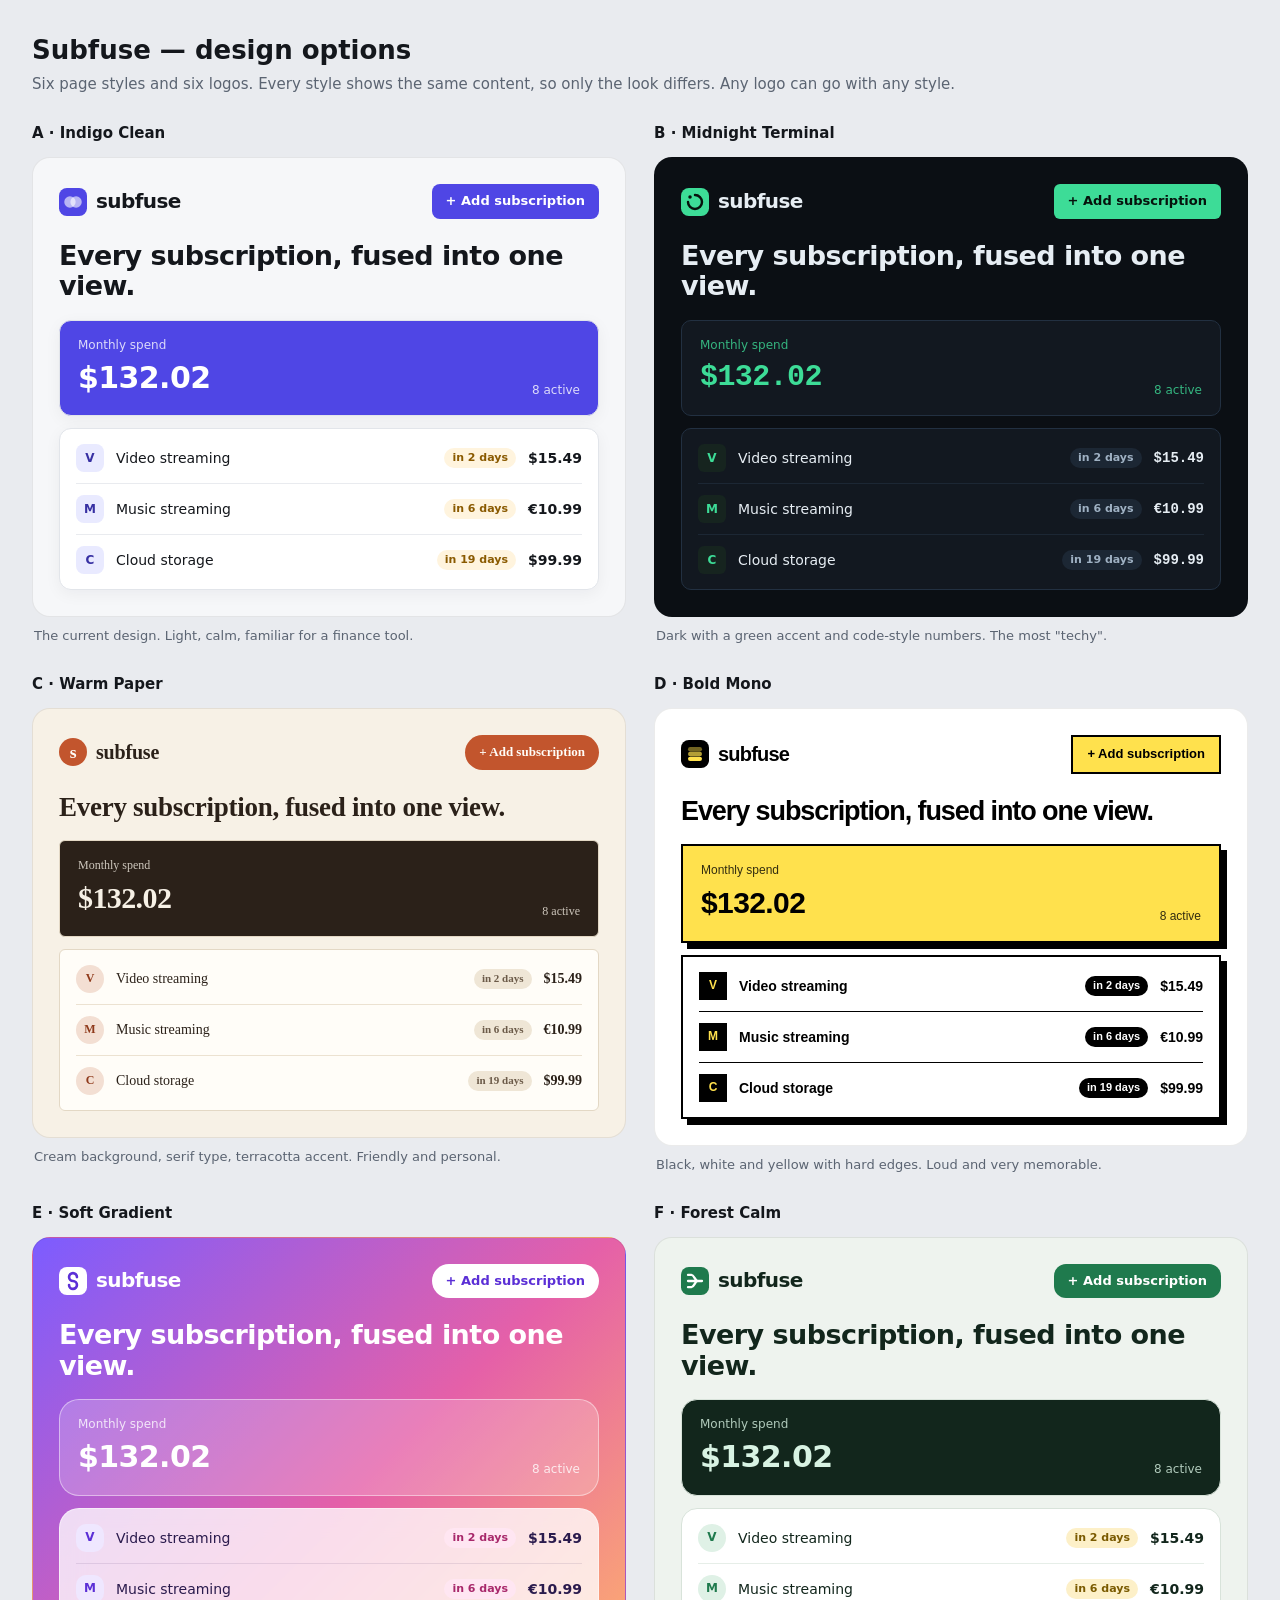
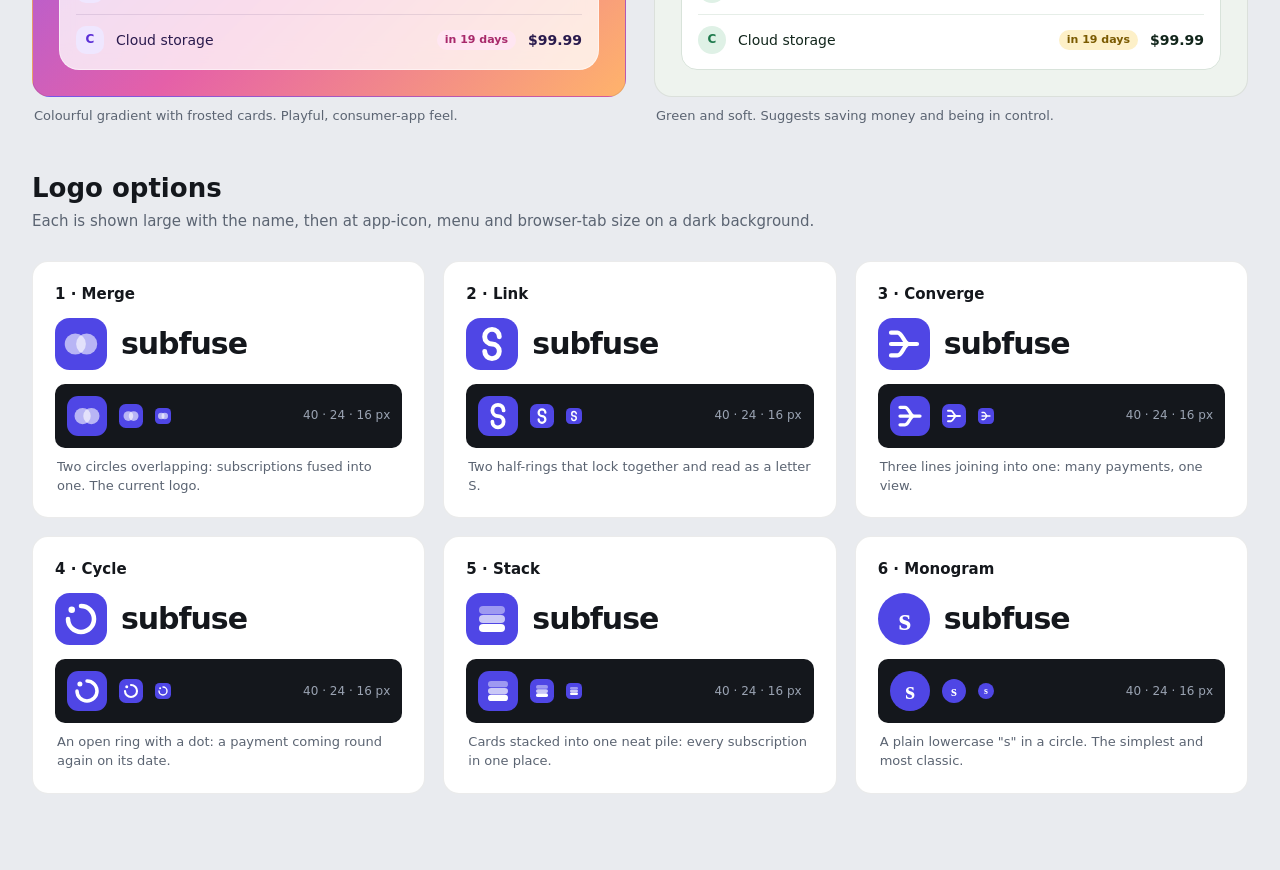
<file: docs/design-options.html>
<!DOCTYPE html>
<html lang="en">
<head>
<meta charset="utf-8">
<meta name="viewport" content="width=device-width, initial-scale=1">
<title>Subfuse — design options</title>
<style>
  * { box-sizing: border-box; }
  body { margin: 0; padding: 32px; background: #e9ebef; font: 15px/1.45 system-ui, -apple-system, "Segoe UI", Roboto, sans-serif; color: #14171c; }
  h1 { font-size: 26px; margin: 0 0 4px; }
  h2 { font-size: 15px; margin: 0 0 12px; font-weight: 700; }
  .sub { color: #5b6472; margin: 0 0 28px; }
  .grid { display: grid; grid-template-columns: repeat(2, minmax(0, 1fr)); gap: 28px; max-width: 1240px; }
  .note { color: #5b6472; font-size: 13px; margin: 10px 2px 0; }

  /* ---- One mock of the product, restyled by each theme's variables ---- */
  .mock { background: var(--bg); color: var(--text); font-family: var(--font); border-radius: 18px; padding: 26px; border: 1px solid rgba(0,0,0,.08); overflow: hidden; }
  .mock-head { display: flex; align-items: center; justify-content: space-between; margin-bottom: 22px; }
  .mock .brand { display: flex; align-items: center; gap: 9px; font-weight: 700; font-size: 20px; letter-spacing: var(--track, -.03em); font-family: var(--head-font, var(--font)); }
  .mock .brand svg { width: 28px; height: 28px; }
  .mock .cta { background: var(--accent); color: var(--accent-ink); border: var(--btn-border, 0); border-radius: var(--btn-radius); padding: 8px 14px; font: inherit; font-weight: 700; font-size: 13px; }
  .mock h3 { font-family: var(--head-font, var(--font)); font-size: 27px; line-height: 1.12; margin: 0 0 18px; letter-spacing: var(--track, -.02em); font-weight: var(--head-weight, 700); }
  .hero { background: var(--hero-bg); color: var(--hero-ink); border-radius: var(--radius); padding: 16px 18px; display: flex; justify-content: space-between; align-items: flex-end; margin-bottom: 12px; border: var(--card-border); box-shadow: var(--shadow, none); }
  .hero small { display: block; opacity: .8; font-size: 12px; margin-bottom: 2px; }
  .hero b { font-size: 30px; letter-spacing: -.02em; font-family: var(--num-font, inherit); }
  .hero span { font-size: 12px; opacity: .8; }
  .rows { background: var(--surface); border: var(--card-border); border-radius: var(--radius); padding: 4px 16px; box-shadow: var(--shadow, none); backdrop-filter: var(--blur, none); }
  .row { display: grid; grid-template-columns: auto 1fr auto auto; gap: 12px; align-items: center; padding: 11px 0; border-top: 1px solid var(--line); font-size: 14px; }
  .row:first-child { border-top: 0; }
  .row i { width: 28px; height: 28px; border-radius: var(--chip-radius); background: var(--chip); color: var(--chip-ink); display: grid; place-items: center; font-style: normal; font-weight: 700; font-size: 12px; }
  .row em { font-style: normal; font-size: 11px; padding: 2px 8px; border-radius: 99px; background: var(--pill); color: var(--pill-ink); font-weight: 600; }
  .row b { font-family: var(--num-font, inherit); font-variant-numeric: tabular-nums; }

  /* A — Indigo Clean (current) */
  .t-indigo { --bg:#f6f7f9; --surface:#fff; --text:#14171c; --font:system-ui,sans-serif; --accent:#4f46e5; --accent-ink:#fff; --hero-bg:#4f46e5; --hero-ink:#fff; --radius:12px; --btn-radius:8px; --card-border:1px solid #e2e5ea; --line:#e9ebef; --chip:#e9eaff; --chip-ink:#3730a3; --chip-radius:8px; --pill:#fff4de; --pill-ink:#8a5a00; --shadow:0 4px 16px rgba(16,24,40,.05); }
  /* B — Midnight Terminal */
  .t-midnight { --bg:#0b0f14; --surface:#121820; --text:#e6edf3; --font:system-ui,sans-serif; --num-font:ui-monospace,Menlo,Consolas,monospace; --accent:#3ddc97; --accent-ink:#06120c; --hero-bg:#121820; --hero-ink:#3ddc97; --radius:10px; --btn-radius:6px; --card-border:1px solid #223041; --line:#1c2734; --chip:#16241f; --chip-ink:#3ddc97; --chip-radius:6px; --pill:#1c2734; --pill-ink:#9fb1c3; }
  /* C — Warm Paper */
  .t-paper { --bg:#f7f1e6; --surface:#fffdf8; --text:#2b2119; --font:Georgia,"Times New Roman",serif; --head-font:Georgia,"Times New Roman",serif; --head-weight:600; --track:-.01em; --accent:#c2552d; --accent-ink:#fffdf8; --hero-bg:#2b2119; --hero-ink:#f7f1e6; --radius:6px; --btn-radius:99px; --card-border:1px solid #e3d8c5; --line:#ece2d1; --chip:#f3dfd3; --chip-ink:#8f3a1b; --chip-radius:99px; --pill:#efe6d6; --pill-ink:#6b5a48; }
  /* D — Bold Mono */
  .t-bold { --bg:#fff; --surface:#fff; --text:#000; --font:"Arial Black","Helvetica Neue",Arial,sans-serif; --head-weight:900; --track:-.04em; --accent:#ffe14d; --accent-ink:#000; --btn-border:2px solid #000; --hero-bg:#ffe14d; --hero-ink:#000; --radius:0; --btn-radius:0; --card-border:2px solid #000; --line:#000; --chip:#000; --chip-ink:#ffe14d; --chip-radius:0; --pill:#000; --pill-ink:#fff; --shadow:6px 6px 0 #000; }
  .t-bold .row { font-family: "Helvetica Neue", Arial, sans-serif; font-weight: 600; }
  /* E — Soft Gradient */
  .t-gradient { --bg:linear-gradient(135deg,#7c5cff 0%,#e560a8 55%,#ffb36b 100%); --surface:rgba(255,255,255,.78); --text:#fff; --font:system-ui,sans-serif; --accent:#fff; --accent-ink:#5b2fd6; --hero-bg:rgba(255,255,255,.2); --hero-ink:#fff; --radius:20px; --btn-radius:99px; --card-border:1px solid rgba(255,255,255,.45); --line:rgba(40,20,80,.1); --chip:#efe7ff; --chip-ink:#5b2fd6; --chip-radius:10px; --pill:#ffe6f2; --pill-ink:#a8286b; --blur:blur(12px); }
  .t-gradient .rows { color: #2a1b4d; }
  /* F — Forest Calm */
  .t-forest { --bg:#eef3ee; --surface:#fff; --text:#12261c; --font:system-ui,sans-serif; --accent:#1f7a4d; --accent-ink:#fff; --hero-bg:#12261c; --hero-ink:#d8f3e3; --radius:16px; --btn-radius:12px; --card-border:1px solid #d8e3da; --line:#e6eee8; --chip:#dff1e6; --chip-ink:#1f7a4d; --chip-radius:50%; --pill:#fdf0c8; --pill-ink:#7a5a00; }

  /* ---- Logos ---- */
  .logos { display: grid; grid-template-columns: repeat(3, minmax(0, 1fr)); gap: 18px; max-width: 1240px; }
  .logo { background: #fff; border-radius: 16px; padding: 22px; border: 1px solid rgba(0,0,0,.08); }
  .logo .pair { display: flex; align-items: center; gap: 14px; font-weight: 700; font-size: 30px; letter-spacing: -.035em; margin-bottom: 14px; }
  .logo .pair svg { width: 52px; height: 52px; flex: none; }
  .logo .sizes { display: flex; align-items: center; gap: 12px; padding: 12px; border-radius: 10px; background: #14171c; }
  .logo .sizes svg:nth-child(1) { width: 40px; height: 40px; } .logo .sizes svg:nth-child(2) { width: 24px; height: 24px; } .logo .sizes svg:nth-child(3) { width: 16px; height: 16px; }
  .logo .sizes span { color: #9aa3b2; font-size: 12px; margin-left: auto; }
  section { margin-bottom: 44px; }
</style>
</head>
<body>

<h1>Subfuse — design options</h1>
<p class="sub">Six page styles and six logos. Every style shows the same content, so only the look differs. Any logo can go with any style.</p>

<section id="styles">
  <div class="grid" id="style-grid"></div>
</section>

<section id="logos">
  <h1>Logo options</h1>
  <p class="sub">Each is shown large with the name, then at app-icon, menu and browser-tab size on a dark background.</p>
  <div class="logos" id="logo-grid"></div>
</section>

<script>
  const LOGOS = {
    1: { name: '1 · Merge', idea: 'Two circles overlapping: subscriptions fused into one. The current logo.',
      svg: (c, i) => `<rect width="32" height="32" rx="9" fill="${c}"/><circle cx="12.5" cy="16" r="6.5" fill="${i}" fill-opacity=".6"/><circle cx="19.5" cy="16" r="6.5" fill="${i}" fill-opacity=".6"/>` },
    2: { name: '2 · Link', idea: 'Two half-rings that lock together and read as a letter S.',
      svg: (c, i) => `<rect width="32" height="32" rx="9" fill="${c}"/><path d="M20.5 11.5a4.5 4.5 0 0 0-9 0c0 2.5 2 4.5 4.5 4.5s4.5 2 4.5 4.5a4.5 4.5 0 0 1-9 0" fill="none" stroke="${i}" stroke-width="3" stroke-linecap="round"/>` },
    3: { name: '3 · Converge', idea: 'Three lines joining into one: many payments, one view.',
      svg: (c, i) => `<rect width="32" height="32" rx="9" fill="${c}"/><path d="M8 9h4c3 0 4 7 7 7h5M8 16h16M8 23h4c3 0 4-7 7-7" fill="none" stroke="${i}" stroke-width="2.6" stroke-linecap="round" stroke-linejoin="round"/>` },
    4: { name: '4 · Cycle', idea: 'An open ring with a dot: a payment coming round again on its date.',
      svg: (c, i) => `<rect width="32" height="32" rx="9" fill="${c}"/><path d="M16 8a8 8 0 1 1-8 8" fill="none" stroke="${i}" stroke-width="2.8" stroke-linecap="round"/><circle cx="10.3" cy="10.3" r="2" fill="${i}"/>` },
    5: { name: '5 · Stack', idea: 'Cards stacked into one neat pile: every subscription in one place.',
      svg: (c, i) => `<rect width="32" height="32" rx="9" fill="${c}"/><rect x="8" y="8" width="16" height="5" rx="2.5" fill="${i}" fill-opacity=".45"/><rect x="8" y="13.5" width="16" height="5" rx="2.5" fill="${i}" fill-opacity=".7"/><rect x="8" y="19" width="16" height="5" rx="2.5" fill="${i}"/>` },
    6: { name: '6 · Monogram', idea: 'A plain lowercase "s" in a circle. The simplest and most classic.',
      svg: (c, i) => `<circle cx="16" cy="16" r="16" fill="${c}"/><text x="16" y="22.5" text-anchor="middle" font-family="Georgia, serif" font-weight="700" font-size="20" fill="${i}">s</text>` },
  };
  const mark = (n, c, i) => `<svg viewBox="0 0 32 32" aria-hidden="true">${LOGOS[n].svg(c, i)}</svg>`;

  const STYLES = [
    ['t-indigo', 'A · Indigo Clean', 'The current design. Light, calm, familiar for a finance tool.', 1, '#4f46e5', '#fff'],
    ['t-midnight', 'B · Midnight Terminal', 'Dark with a green accent and code-style numbers. The most "techy".', 4, '#3ddc97', '#06120c'],
    ['t-paper', 'C · Warm Paper', 'Cream background, serif type, terracotta accent. Friendly and personal.', 6, '#c2552d', '#fffdf8'],
    ['t-bold', 'D · Bold Mono', 'Black, white and yellow with hard edges. Loud and very memorable.', 5, '#000', '#ffe14d'],
    ['t-gradient', 'E · Soft Gradient', 'Colourful gradient with frosted cards. Playful, consumer-app feel.', 2, '#fff', '#5b2fd6'],
    ['t-forest', 'F · Forest Calm', 'Green and soft. Suggests saving money and being in control.', 3, '#1f7a4d', '#fff'],
  ];
  const rows = [['V', 'Video streaming', 'in 2 days', '$15.49'], ['M', 'Music streaming', 'in 6 days', '€10.99'], ['C', 'Cloud storage', 'in 19 days', '$99.99']];

  document.getElementById('style-grid').innerHTML = STYLES.map(([cls, name, note, logo, c, i]) => `
    <div class="style" id="${cls}">
      <h2>${name}</h2>
      <div class="mock ${cls}">
        <div class="mock-head"><div class="brand">${mark(logo, c, i)}subfuse</div><button class="cta">+ Add subscription</button></div>
        <h3>Every subscription, fused into one view.</h3>
        <div class="hero"><div><small>Monthly spend</small><b>$132.02</b></div><span>8 active</span></div>
        <div class="rows">${rows.map((r) => `<div class="row"><i>${r[0]}</i><span>${r[1]}</span><em>${r[2]}</em><b>${r[3]}</b></div>`).join('')}</div>
      </div>
      <p class="note">${note}</p>
    </div>`).join('');

  document.getElementById('logo-grid').innerHTML = Object.keys(LOGOS).map((n) => `
    <div class="logo">
      <h2>${LOGOS[n].name}</h2>
      <div class="pair">${mark(n, '#4f46e5', '#fff')}subfuse</div>
      <div class="sizes">${mark(n, '#4f46e5', '#fff').repeat(3)}<span>40 · 24 · 16 px</span></div>
      <p class="note">${LOGOS[n].idea}</p>
    </div>`).join('');
</script>
</body>
</html>
</file>
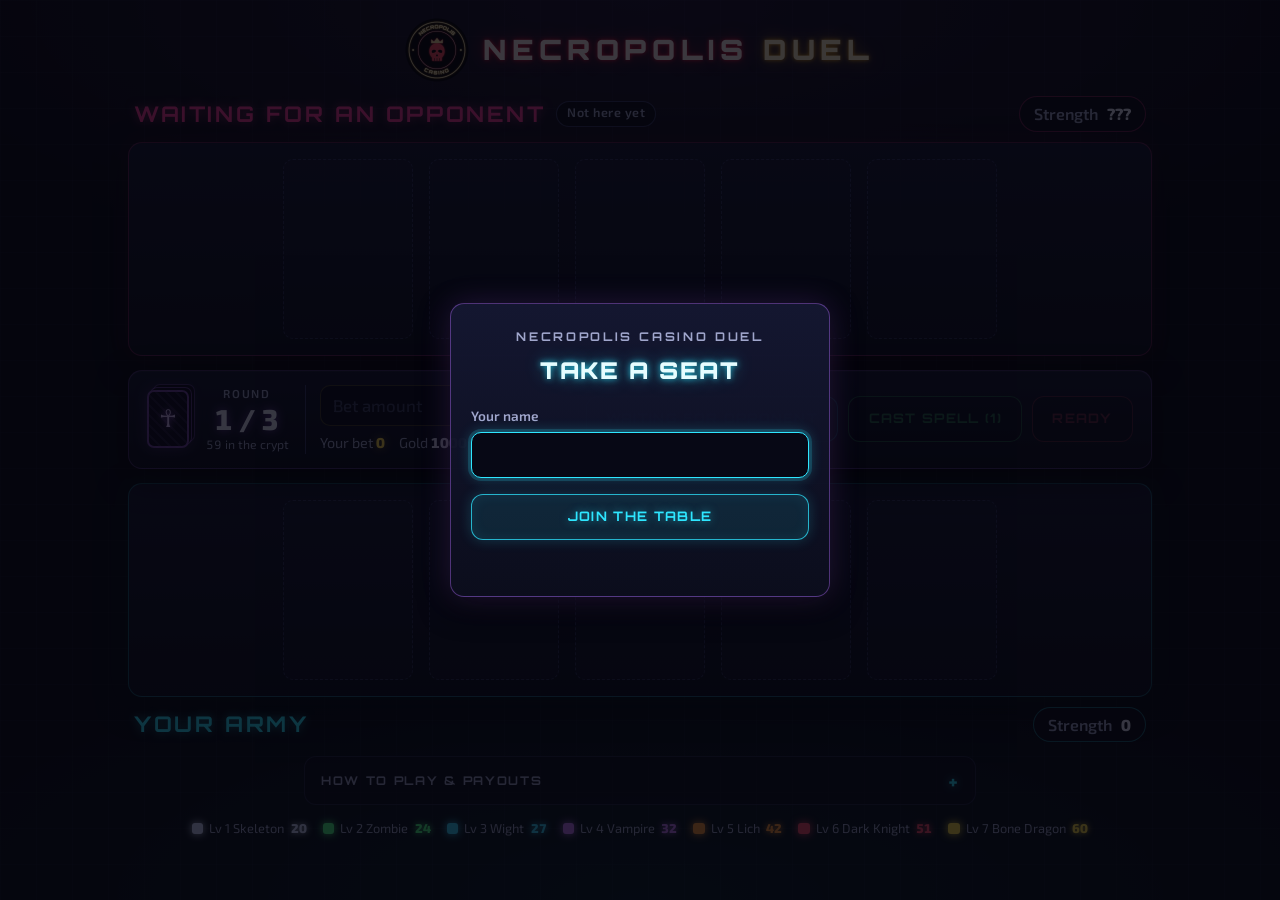
<file: necropolis-casino/multiplayer/client.html>
<!DOCTYPE html>
<html lang="en">
<head>
    <meta charset="UTF-8">
    <meta name="viewport" content="width=device-width, initial-scale=1.0, viewport-fit=cover">
    <title>Necropolis Casino Duel</title>
    <link rel="icon" id="favicon" type="image/webp">
    <link href="https://fonts.googleapis.com/css2?family=Exo+2:wght@400;500;600;700;800&family=Orbitron:wght@600;700;900&display=swap" rel="stylesheet">
    <style>
        /* Neon Necropolis: bright neon accents on calm, solid dark surfaces.
           Layout: enemy rank on top, wager belt across the middle, your rank below;
           on phones the action buttons sit in a bar at the bottom, within thumb reach. */
        :root {
            color-scheme: dark;
            --bg: #070812;
            --surface: #0f1124;
            --surface-hi: #151833;
            --fg: #e7eaff;
            --muted: #a0a6cc;
            --faint: #646a96;
            --line: rgba(140, 150, 255, 0.16);
            --line-strong: rgba(140, 150, 255, 0.32);
            --card-ink: #0a0b18;
            /* Neon accents, as "r g b" so they can take any alpha */
            --you-rgb: 46 230 255;      /* Your side: cyan */
            --foe-rgb: 255 61 154;      /* The opponent's side: magenta */
            --life-rgb: 77 255 136;     /* Animate Dead: green */
            --void-rgb: 180 107 255;    /* Implosion and the crypt: violet */
            --gold-rgb: 255 216 77;     /* Bets and fortune: gold */
            --danger-rgb: 255 77 109;   /* Resolve and losses: red */
            --you: rgb(var(--you-rgb));
            --foe: rgb(var(--foe-rgb));
            --ally: rgb(var(--life-rgb));
            --enemy: rgb(var(--void-rgb));
            --void: rgb(var(--void-rgb));
            --gold: rgb(var(--gold-rgb));
            --blood: rgb(var(--danger-rgb));
            --font-display: 'Orbitron', 'Exo 2', system-ui, sans-serif;
            --font-ui: 'Exo 2', system-ui, -apple-system, 'Segoe UI', Roboto, sans-serif;
            --font-num: 'Exo 2', system-ui, -apple-system, 'Segoe UI', Roboto, sans-serif; /* Plain digits read fastest */
            --radius: 14px;
            --card-radius: 10px;
            --bar-h: 0px;
            /* Card width: five cards plus gaps and gutters always fit the screen */
            --cw: min(130px, calc((100vw - 130px) / 5));
        }

        html { height: 100%; -webkit-text-size-adjust: 100%; }

        body {
            min-height: 100%;
            margin: 0;
            display: flex;
            flex-direction: column;
            font-family: var(--font-ui);
            color: var(--fg);
            background-color: var(--bg);
            /* A faint neon grid under soft violet and cyan light */
            background-image:
                radial-gradient(ellipse 90% 45% at 50% 0%, rgb(var(--void-rgb) / 0.13), transparent 70%),
                radial-gradient(ellipse 90% 45% at 50% 100%, rgb(var(--you-rgb) / 0.09), transparent 70%),
                linear-gradient(rgb(140 150 255 / 0.035) 1px, transparent 1px),
                linear-gradient(90deg, rgb(140 150 255 / 0.035) 1px, transparent 1px);
            background-size: auto, auto, 36px 36px, 36px 36px;
            overflow-x: hidden;
            -webkit-user-select: none;
            user-select: none;
            -webkit-tap-highlight-color: transparent;
        }

        button, input { touch-action: manipulation; }

        .crypt-table {
            flex: 1;
            display: flex;
            flex-direction: column;
            align-items: center;
            gap: 14px;
            padding: calc(18px + env(safe-area-inset-top, 0px)) 16px calc(24px + env(safe-area-inset-bottom, 0px));
        }

        /* Title: the badge logo beside the name, in the logo's red and gold */
        .brand {
            margin: 0;
            display: flex;
            align-items: center;
            justify-content: center;
            gap: 14px;
            font-family: var(--font-display);
            font-weight: 900;
            font-size: clamp(1.05rem, 4.4vw, 1.75rem);
            letter-spacing: 0.2em;
            text-transform: uppercase;
            color: #fff0f2;
            text-shadow: 0 0 4px rgb(255 31 61 / 0.9), 0 0 16px rgb(255 31 61 / 0.55);
        }
        .brand-logo {
            width: 64px;
            height: 64px;
            flex-shrink: 0;
        }
        .brand-logo:not([src]) { visibility: hidden; }
        .brand-accent {
            color: #fff1cc;
            text-shadow: 0 0 4px rgb(255 178 31 / 0.9), 0 0 16px rgb(255 178 31 / 0.55);
        }

        /* Solid panels with a thin neon edge */
        .panel {
            background: linear-gradient(180deg, rgb(21 24 51 / 0.94), rgb(12 14 30 / 0.94));
            border: 1px solid var(--line);
            border-radius: var(--radius);
            box-shadow: 0 10px 30px rgb(0 0 0 / 0.55), inset 0 1px 0 rgb(255 255 255 / 0.04);
        }

        .side {
            width: 100%;
            max-width: 64rem;
            display: flex;
            flex-direction: column;
            align-items: center;
            gap: 10px;
        }
        .side-head {
            width: 100%;
            display: flex;
            align-items: center;
            justify-content: space-between;
            gap: 8px 12px;
            padding-inline: 6px;
        }
        .side-title {
            margin: 0;
            min-width: 0;
            font-family: var(--font-display);
            font-weight: 700;
            font-size: clamp(0.92rem, 3.6vw, 1.35rem);
            letter-spacing: 0.12em;
            text-transform: uppercase;
            overflow-wrap: anywhere;
        }
        .side-foe .side-title { color: var(--foe); text-shadow: 0 0 10px rgb(var(--foe-rgb) / 0.55); }
        .side-you .side-title { color: var(--you); text-shadow: 0 0 10px rgb(var(--you-rgb) / 0.55); }

        .strength-chip {
            flex-shrink: 0;
            padding: 0.3rem 0.85rem;
            border-radius: 999px;
            border: 1px solid var(--line-strong);
            background: rgb(10 11 24 / 0.85);
            color: var(--muted);
            font-weight: 600;
            font-size: clamp(0.82rem, 3.2vw, 1rem);
            white-space: nowrap;
        }
        .strength-chip b {
            margin-left: 0.35em;
            font-family: var(--font-num);
            font-weight: 800;
            color: var(--fg);
            font-variant-numeric: tabular-nums;
        }
        .side-foe .strength-chip { border-color: rgb(var(--foe-rgb) / 0.4); }
        .side-you .strength-chip { border-color: rgb(var(--you-rgb) / 0.4); }

        .board {
            width: 100%;
            display: flex;
            justify-content: center;
            gap: 16px;
            padding: 16px;
        }
        .side-foe .board {
            border-color: rgb(var(--foe-rgb) / 0.32);
            box-shadow: 0 0 22px rgb(var(--foe-rgb) / 0.08), 0 10px 30px rgb(0 0 0 / 0.55);
        }
        .side-you .board {
            border-color: rgb(var(--you-rgb) / 0.32);
            box-shadow: 0 0 22px rgb(var(--you-rgb) / 0.08), 0 10px 30px rgb(0 0 0 / 0.55);
        }

        /* 3D Card Mechanics */
        .card-slot {
            width: var(--cw);
            height: calc(var(--cw) * 1.385);
            position: relative;
        }

        /* Random tabletop offset lives on the wrapper; animations run on .card-fx so they never erase it */
        .card-wrapper {
            position: absolute;
            inset: 0;
            perspective: 800px;
            border-radius: var(--card-radius);
            transition: transform 0.3s ease, filter 0.3s ease;
        }

        .card-fx {
            position: relative;
            width: 100%;
            height: 100%;
            border-radius: var(--card-radius);
            perspective: 1000px;
            transition: scale 0.2s ease;
        }

        .card {
            width: 100%;
            height: 100%;
            position: relative;
            transition: transform 0.6s cubic-bezier(0.4, 0.0, 0.2, 1);
            transform-style: preserve-3d;
        }

        .card.face-down {
            transform: rotateY(180deg);
        }

        .card-face {
            position: absolute;
            inset: 0;
            -webkit-backface-visibility: hidden;
            backface-visibility: hidden;
            border-radius: var(--card-radius);
            display: flex;
            flex-direction: column;
            justify-content: space-between;
            padding: calc(var(--cw) * 0.06);
            background-color: var(--card-ink);
            box-shadow: 0 6px 14px rgb(0 0 0 / 0.6);
        }

        /* --lv is the card's level colour (set on each card) */
        .card-front {
            --lv: var(--fg);
            isolation: isolate;
            border: 2px solid var(--lv);
            background: linear-gradient(180deg, #121430 0%, var(--card-ink) 100%);
            box-shadow: 0 0 16px -5px var(--lv), 0 6px 14px rgb(0 0 0 / 0.6);
        }

        /* Card back: the crypt's violet neon */
        .card-back {
            background:
                radial-gradient(circle at 50% 50%, rgb(var(--void-rgb) / 0.2), transparent 62%),
                repeating-linear-gradient(45deg, rgb(var(--void-rgb) / 0.08) 0 2px, transparent 2px 9px),
                #0c0b1e;
            border: 2px solid rgb(var(--void-rgb) / 0.6);
            box-shadow: 0 0 14px -5px var(--void), inset 0 0 0 3px #0c0b1e, inset 0 0 0 4px rgb(var(--void-rgb) / 0.25);
            transform: rotateY(180deg);
            align-items: center;
            justify-content: center;
        }

        .card-back::after {
            content: '☥';
            font-family: system-ui, sans-serif;
            font-size: calc(var(--cw) * 0.36);
            color: #dcc4ff;
            text-shadow: 0 0 6px var(--void), 0 0 16px rgb(var(--void-rgb) / 0.6);
        }

        .card-name {
            position: relative;
            z-index: 2;
            font-size: max(8px, calc(var(--cw) * 0.1));
            line-height: 1.15;
            font-weight: 700;
            letter-spacing: 0.03em;
            text-align: center;
            color: var(--lv);
            text-shadow: 0 1px 2px #000, 0 0 6px var(--lv);
        }

        .card-sigil {
            flex-grow: 1;
            display: flex;
            align-items: center;
            justify-content: center;
            font-size: calc(var(--cw) * 0.28);
            color: var(--lv);
            opacity: 0.6;
            text-shadow: 0 0 6px var(--lv);
        }

        .card-foot {
            position: relative;
            z-index: 2;
            display: flex;
            justify-content: center;
        }

        /* Creature art: full-bleed neon picture, shaded at the top and bottom so the name and points stay readable */
        .card-art {
            position: absolute;
            inset: 0;
            width: 100%;
            height: 100%;
            object-fit: cover;
            border-radius: calc(var(--card-radius) - 2px);
            pointer-events: none;
            z-index: 0;
        }

        .card-front.has-art::before {
            content: '';
            position: absolute;
            inset: 0;
            border-radius: calc(var(--card-radius) - 2px);
            background: linear-gradient(180deg,
                rgb(5 6 14 / 0.88) 0%, rgb(5 6 14 / 0) 22%,
                rgb(5 6 14 / 0) 74%, rgb(5 6 14 / 0.7) 100%);
            pointer-events: none;
            z-index: 1;
        }

        .slot-empty {
            width: 100%;
            height: 100%;
            border: 1.5px dashed rgb(140 150 255 / 0.22);
            border-radius: var(--card-radius);
            background: rgb(140 150 255 / 0.025);
        }

        /* Animations */
        /* A card settling onto the table after its flight from the crypt */
        @keyframes land {
            0% { transform: scale(1.08); filter: brightness(1.4); }
            100% { transform: none; filter: none; }
        }

        .animate-land {
            animation: land 0.28s ease-out both;
        }

        /* Card in flight from the crypt pile to its slot */
        .flyer {
            position: fixed;
            z-index: 60;
            pointer-events: none;
            perspective: 800px;
        }
        .flyer .card {
            transition-duration: 0.3s;
        }

        /* The crypt: the deck everyone draws from */
        .deck-pile {
            position: relative;
            flex-shrink: 0;
            width: 42px;
            height: 58px;
            border-radius: 7px;
            border: 2px solid rgb(var(--void-rgb) / 0.6);
            background:
                repeating-linear-gradient(45deg, rgb(var(--void-rgb) / 0.1) 0 2px, transparent 2px 7px),
                #0c0b1e;
            box-shadow:
                3px -3px 0 -1px #0c0b1e, 3px -3px 0 0 rgb(var(--void-rgb) / 0.45),
                6px -6px 0 -1px #0c0b1e, 6px -6px 0 0 rgb(var(--void-rgb) / 0.3),
                0 0 14px rgb(var(--void-rgb) / 0.25);
            display: flex;
            align-items: center;
            justify-content: center;
            transition: opacity 0.3s;
        }
        .deck-pile::after {
            content: '☥';
            font-family: system-ui, sans-serif;
            font-size: 1.5rem;
            color: #dcc4ff;
            text-shadow: 0 0 6px var(--void);
        }
        .deck-pile.empty {
            opacity: 0.3;
        }

        @keyframes spectralFlame {
            0% { transform: scale(1); box-shadow: 0 0 0 rgb(var(--life-rgb) / 0); filter: brightness(1); }
            20% { transform: scale(1.15) rotate(-3deg); box-shadow: 0 0 36px rgb(var(--life-rgb) / 0.8); filter: brightness(1.4); }
            40% { transform: scale(1.15) rotate(3deg); box-shadow: 0 0 56px rgb(var(--life-rgb) / 1); filter: brightness(1.7); }
            60% { transform: scale(1.15) rotate(-3deg); box-shadow: 0 0 56px rgb(var(--life-rgb) / 1); filter: brightness(1.7); }
            100% { transform: scale(1); box-shadow: 0 0 0 rgb(var(--life-rgb) / 0); filter: brightness(1); }
        }

        .anim-spectral {
            animation: spectralFlame 1s ease-out forwards;
        }

        @keyframes darkVoid {
            0% { transform: scale(1); filter: contrast(1); }
            30% { transform: scale(0.8) rotate(10deg); filter: contrast(1.6) hue-rotate(20deg); box-shadow: inset 0 0 50px var(--void), 0 0 40px var(--void); }
            60% { transform: scale(0.1) rotate(-20deg); opacity: 1; }
            100% { transform: scale(0); opacity: 0; }
        }

        .anim-void {
            animation: darkVoid 0.8s ease-in forwards;
        }

        @keyframes bump {
            0% { transform: scale(1); }
            40% { transform: scale(1.35); }
            100% { transform: scale(1); }
        }

        .badge-bump {
            animation: bump 0.35s ease-out;
        }

        /* Targeting Mode: valid targets glow softly (touch screens have no hover) */
        body.targeting {
            cursor: crosshair;
        }
        body.targeting .card-wrapper {
            cursor: crosshair;
        }
        body.targeting #player-slots .card-wrapper {
            filter: drop-shadow(0 0 5px rgb(var(--life-rgb) / 0.55));
        }
        body.targeting #opponent-slots .card-wrapper {
            filter: drop-shadow(0 0 5px rgb(var(--void-rgb) / 0.6));
        }
        body.targeting .card-wrapper:hover .card-fx,
        body.targeting .card-wrapper:focus-visible .card-fx {
            scale: 1.05;
        }
        body.targeting #player-slots .card-wrapper:hover,
        body.targeting #player-slots .card-wrapper:focus-visible {
            filter: drop-shadow(0 0 12px var(--ally));
        }
        body.targeting #opponent-slots .card-wrapper:hover,
        body.targeting #opponent-slots .card-wrapper:focus-visible {
            filter: drop-shadow(0 0 12px var(--enemy));
        }

        .card-wrapper:focus-visible {
            outline: 2px solid var(--fg);
            outline-offset: 4px;
        }

        /* Matching cards joined into one pile: card edges peek out behind it */
        .card-wrapper::before,
        .card-wrapper::after {
            content: '';
            position: absolute;
            inset: 0;
            border-radius: var(--card-radius);
            border: 2px solid rgb(140 150 255 / 0.4);
            background: var(--card-ink);
            opacity: 0;
            transition: opacity 0.2s;
            pointer-events: none;
        }
        .card-wrapper::before { transform: translate(4px, -4px); z-index: -1; }
        .card-wrapper::after { transform: translate(8px, -8px); z-index: -2; }
        .card-wrapper.stack-2::before,
        .card-wrapper.stack-3::before,
        .card-wrapper.stack-3::after { opacity: 1; }
        .card-wrapper:has(.anim-void)::before,
        .card-wrapper:has(.anim-void)::after { opacity: 0; }

        /* How many matching cards are in the pile (shown from x2 up) */
        .card-count {
            position: absolute;
            top: calc(var(--cw) * -0.12);
            right: calc(var(--cw) * -0.12);
            z-index: 5;
            min-width: max(22px, calc(var(--cw) * 0.25));
            height: max(22px, calc(var(--cw) * 0.25));
            padding: 0 0.3em;
            border-radius: 999px;
            background: #0a0b18;
            border: 2px solid var(--fg);
            color: #fff;
            font-family: var(--font-num);
            font-weight: 800;
            font-size: max(11px, calc(var(--cw) * 0.11));
            font-variant-numeric: tabular-nums;
            display: flex;
            align-items: center;
            justify-content: center;
            box-shadow: 0 0 8px rgb(231 234 255 / 0.45), 0 2px 6px rgb(0 0 0 / 0.6);
        }
        .card-count[hidden] {
            display: none;
        }

        /* Points plaque: what the card gives; its colour is the creature's level */
        .card-points {
            display: inline-flex;
            align-items: baseline;
            gap: 0.25em;
            background: rgb(5 6 14 / 0.86);
            border: 1px solid var(--lv);
            border-radius: 999px;
            padding: 0.12em 0.6em;
            color: var(--lv);
            font-family: var(--font-num);
            font-size: max(12px, calc(var(--cw) * 0.15));
            font-weight: 800;
            line-height: 1.15;
            font-variant-numeric: tabular-nums;
            white-space: nowrap;
            text-shadow: 0 0 6px var(--lv);
            box-shadow: 0 0 10px -3px var(--lv);
        }
        .card-points small {
            font-family: var(--font-ui);
            font-size: 0.6em;
            letter-spacing: 0.08em;
            text-transform: uppercase;
        }

        /* Wager belt */
        .belt {
            width: 100%;
            max-width: 64rem;
            position: relative;
            z-index: 20;
            display: flex;
            flex-wrap: wrap;
            align-items: center;
            justify-content: space-between;
            gap: 14px 18px;
            padding: 14px 18px;
            border-color: rgb(var(--void-rgb) / 0.3);
        }
        .belt-info {
            display: flex;
            align-items: center;
            gap: 14px;
        }
        .round-box {
            min-width: 5.5rem;
            text-align: center;
        }
        .label {
            font-size: 0.72rem;
            font-weight: 600;
            letter-spacing: 0.14em;
            text-transform: uppercase;
            color: var(--muted);
        }
        .round-value {
            font-family: var(--font-num);
            font-weight: 800;
            font-size: 1.8rem;
            line-height: 1.15;
            color: var(--fg);
            text-shadow: 0 0 10px rgb(var(--void-rgb) / 0.6);
            font-variant-numeric: tabular-nums;
        }
        .crypt-count {
            font-size: 0.76rem;
            color: var(--muted);
        }
        .crypt-count span { font-variant-numeric: tabular-nums; }
        .divider {
            width: 1px;
            align-self: stretch;
            background: var(--line-strong);
        }
        .wager {
            display: flex;
            flex-direction: column;
            gap: 6px;
        }
        .bet-input {
            width: 9.5rem;
            padding: 0.45rem 0.75rem;
            border-radius: 10px;
            border: 1px solid rgb(var(--gold-rgb) / 0.4);
            background: #070815;
            color: var(--fg);
            font-family: var(--font-num);
            font-weight: 700;
            font-size: 1.05rem;
            transition: border-color 0.2s, box-shadow 0.2s;
        }
        .bet-input::placeholder {
            color: var(--faint);
            font-family: var(--font-ui);
            font-weight: 500;
        }
        .bet-input:focus {
            outline: none;
            border-color: var(--gold);
            box-shadow: 0 0 0 3px rgb(var(--gold-rgb) / 0.16), 0 0 14px rgb(var(--gold-rgb) / 0.3);
        }
        .bet-input:disabled { opacity: 0.55; }
        .wager-stats {
            display: flex;
            flex-wrap: wrap;
            gap: 2px 14px;
            font-size: 0.9rem;
            color: var(--muted);
        }
        .wager-stats b {
            font-family: var(--font-num);
            font-weight: 800;
            font-variant-numeric: tabular-nums;
        }
        .stat-bet b { color: var(--gold); text-shadow: 0 0 8px rgb(var(--gold-rgb) / 0.45); }
        .stat-gold b { color: var(--fg); }

        .action-bar {
            display: flex;
            flex-wrap: wrap;
            justify-content: center;
            gap: 10px;
        }

        /* Neon buttons: --tone is the button's colour */
        .btn-neon {
            --tone: var(--you-rgb);
            min-height: 46px;
            padding: 0.6rem 1.2rem;
            border-radius: 12px;
            border: 1.5px solid rgb(var(--tone) / 0.75);
            background: rgb(10 11 24 / 0.9);
            color: rgb(var(--tone));
            font-family: var(--font-display);
            font-weight: 700;
            font-size: 0.82rem;
            letter-spacing: 0.1em;
            line-height: 1.2;
            text-transform: uppercase;
            text-shadow: 0 0 8px rgb(var(--tone) / 0.5);
            box-shadow: 0 0 14px rgb(var(--tone) / 0.2), inset 0 0 14px rgb(var(--tone) / 0.08);
            transition: background 0.2s, box-shadow 0.2s, opacity 0.2s, transform 0.1s;
        }
        .btn-neon:hover:not(:disabled) {
            background: rgb(var(--tone) / 0.12);
            box-shadow: 0 0 22px rgb(var(--tone) / 0.35), inset 0 0 16px rgb(var(--tone) / 0.14);
        }
        .btn-neon:active:not(:disabled) { transform: translateY(1px); }
        .btn-neon:focus-visible {
            outline: 2px solid rgb(var(--tone));
            outline-offset: 3px;
        }
        .btn-neon:disabled {
            opacity: 0.35;
            cursor: not-allowed;
            box-shadow: none;
            text-shadow: none;
        }
        .btn-main { --tone: var(--you-rgb); background: rgb(var(--you-rgb) / 0.1); }
        .btn-life { --tone: var(--life-rgb); }
        .btn-danger { --tone: var(--danger-rgb); }

        /* How to play: tucked away until wanted */
        .rules {
            width: 100%;
            max-width: 42rem;
            border: 1px solid var(--line);
            border-radius: 12px;
            background: rgb(12 14 30 / 0.75);
        }
        .rules summary {
            display: flex;
            align-items: center;
            justify-content: space-between;
            min-height: 44px;
            padding: 0.6rem 1rem;
            cursor: pointer;
            list-style: none;
            font-family: var(--font-display);
            font-weight: 700;
            font-size: 0.75rem;
            letter-spacing: 0.14em;
            text-transform: uppercase;
            color: var(--muted);
        }
        .rules summary::-webkit-details-marker { display: none; }
        .rules summary::after {
            content: '+';
            font-size: 1.15rem;
            color: var(--you);
            text-shadow: 0 0 8px rgb(var(--you-rgb) / 0.6);
        }
        .rules[open] summary::after { content: '−'; }
        .rules summary:focus-visible {
            outline: 2px solid var(--you);
            outline-offset: -2px;
            border-radius: 12px;
        }
        .rules p {
            margin: 0;
            padding: 0 1rem 1rem;
            color: var(--muted);
            font-size: 0.92rem;
            line-height: 1.6;
            text-wrap: pretty;
        }
        .hl-life { color: var(--ally); }
        .hl-void { color: var(--enemy); }
        .hl-gold { color: var(--gold); }

        /* Colour key under the rules */
        .level-legend {
            display: flex;
            flex-wrap: wrap;
            justify-content: center;
            gap: 0.4rem 1rem;
            margin: 0;
            padding: 0 0.5rem;
            list-style: none;
            font-size: 0.8rem;
            color: var(--muted);
        }
        .level-legend li {
            display: inline-flex;
            align-items: center;
            gap: 0.4rem;
            white-space: nowrap;
        }
        .level-legend b {
            font-family: var(--font-num);
            font-weight: 800;
            font-variant-numeric: tabular-nums;
            color: var(--lv);
            text-shadow: 0 0 6px var(--lv);
        }
        .legend-swatch {
            width: 0.7rem;
            height: 0.7rem;
            border-radius: 3px;
            background: var(--lv);
            box-shadow: 0 0 8px var(--lv);
        }

        #toast {
            position: fixed;
            left: 50%;
            bottom: calc(var(--bar-h) + 16px + env(safe-area-inset-bottom, 0px));
            z-index: 50;
            transform: translateX(-50%);
            width: max-content;
            max-width: min(32rem, calc(100vw - 32px));
            padding: 0.7rem 1.15rem;
            border-radius: 12px;
            border: 1px solid rgb(var(--you-rgb) / 0.45);
            background: rgb(15 17 36 / 0.97);
            box-shadow: 0 0 18px rgb(var(--you-rgb) / 0.16), 0 10px 30px rgb(0 0 0 / 0.6);
            color: var(--fg);
            font-weight: 600;
            font-size: 1rem;
            text-align: center;
            text-wrap: balance;
            opacity: 0;
            pointer-events: none;
            transition: opacity 0.3s;
        }

        /* Crypt Fortune: the luck roll after a win */
        .fortune {
            position: fixed;
            inset: 0;
            z-index: 70;
            display: flex;
            align-items: center;
            justify-content: center;
            padding: 16px;
            background: rgb(4 5 12 / 0.78);
        }
        .fortune[hidden] {
            display: none;
        }
        .fortune-panel {
            width: min(380px, 100%);
            padding: 1.5rem 1.25rem;
            text-align: center;
            border-color: rgb(var(--void-rgb) / 0.4);
            box-shadow: 0 0 30px rgb(var(--void-rgb) / 0.18), 0 10px 30px rgb(0 0 0 / 0.6);
        }
        .fortune-title {
            font-family: var(--font-display);
            font-size: 0.75rem;
            font-weight: 700;
            letter-spacing: 0.22em;
            text-transform: uppercase;
            color: var(--muted);
        }
        .fortune-reel {
            width: 7.5rem;
            height: 4.5rem;
            margin: 1rem auto;
            display: flex;
            align-items: center;
            justify-content: center;
            border-radius: 12px;
            border: 2px solid var(--line-strong);
            background: #05060e;
            color: var(--fg);
            font-family: var(--font-num);
            font-size: 2.5rem;
            font-weight: 800;
            font-variant-numeric: tabular-nums;
            transition: color 0.3s, border-color 0.3s, box-shadow 0.3s;
        }
        .fortune-headline {
            min-height: 1.4em;
            font-family: var(--font-display);
            font-size: 1.45rem;
            font-weight: 900;
            letter-spacing: 0.08em;
            text-wrap: balance;
        }
        .fortune-result {
            min-height: 2.8em;
            margin-top: 0.4rem;
            color: var(--fg);
            text-wrap: balance;
        }
        .fortune.tier-lucky .fortune-reel { color: var(--ally); border-color: var(--ally); box-shadow: 0 0 24px rgb(var(--life-rgb) / 0.55); }
        .fortune.tier-lucky .fortune-headline { color: var(--ally); text-shadow: 0 0 12px rgb(var(--life-rgb) / 0.75); }
        .fortune.tier-big .fortune-reel { color: var(--gold); border-color: var(--gold); box-shadow: 0 0 34px rgb(var(--gold-rgb) / 0.7); }
        .fortune.tier-big .fortune-headline { color: var(--gold); text-shadow: 0 0 16px rgb(var(--gold-rgb) / 0.85); }
        .fortune.tier-mega .fortune-reel { color: var(--foe); border-color: var(--foe); box-shadow: 0 0 44px rgb(var(--foe-rgb) / 0.8), 0 0 90px rgb(var(--void-rgb) / 0.6); }
        .fortune.tier-mega .fortune-headline { color: var(--foe); text-shadow: 0 0 18px rgb(var(--foe-rgb) / 0.85), 0 0 36px rgb(var(--void-rgb) / 0.85); }
        .fortune.tier-big .fortune-panel,
        .fortune.tier-mega .fortune-panel {
            animation: fortunePulse 0.9s ease-in-out 3;
        }
        @keyframes fortunePulse {
            0%, 100% { transform: scale(1); }
            50% { transform: scale(1.06); }
        }

        /* Duel: join screen, opponent status and planned spells */
        .side-names {
            display: flex;
            flex-wrap: wrap;
            align-items: center;
            gap: 4px 10px;
            min-width: 0;
        }
        .join-form { text-align: left; }
        .join-form .fortune-title { text-align: center; }
        .join-heading {
            margin: 0.5rem 0 1.1rem;
            text-align: center;
            font-family: var(--font-display);
            font-size: 1.45rem;
            font-weight: 900;
            letter-spacing: 0.08em;
            text-transform: uppercase;
            color: #e6fdff;
            text-shadow: 0 0 6px rgb(var(--you-rgb) / 0.8), 0 0 18px rgb(var(--you-rgb) / 0.4);
        }
        .join-form label {
            display: block;
            margin-bottom: 0.35rem;
            font-size: 0.85rem;
            font-weight: 600;
            color: var(--muted);
        }
        .join-input {
            width: 100%;
            min-height: 46px;
            padding: 0.5rem 0.8rem;
            border: 1px solid rgb(var(--you-rgb) / 0.4);
            border-radius: 10px;
            background: #070815;
            color: var(--fg);
            font: inherit;
            font-size: 16px;
            font-weight: 600;
        }
        .join-input:focus {
            outline: none;
            border-color: var(--you);
            box-shadow: 0 0 0 3px rgb(var(--you-rgb) / 0.16), 0 0 14px rgb(var(--you-rgb) / 0.3);
        }
        .join-button {
            width: 100%;
            margin-top: 1rem;
        }
        .join-error {
            min-height: 1.4em;
            margin: 0.75rem 0 0;
            color: var(--blood);
            font-size: 0.9rem;
        }
        .opp-status {
            padding: 0.18rem 0.65rem;
            border: 1px solid var(--line-strong);
            border-radius: 999px;
            background: rgb(10 11 24 / 0.85);
            color: var(--muted);
            font-size: 0.78rem;
            font-weight: 600;
            letter-spacing: 0.04em;
            white-space: nowrap;
        }
        .opp-status.is-ready { color: var(--ally); border-color: rgb(var(--life-rgb) / 0.7); box-shadow: 0 0 10px rgb(var(--life-rgb) / 0.25); }
        .opp-status.is-away { color: var(--blood); border-color: rgb(var(--danger-rgb) / 0.7); }
        .card-front-unknown {
            border: 2px solid rgb(var(--void-rgb) / 0.6);
            background: #0c0b1e;
        }
        .plan-tag {
            position: absolute;
            left: 50%;
            top: calc(100% + 4px);
            z-index: 6;
            transform: translateX(-50%);
            padding: 0.12em 0.6em;
            border: 1px solid;
            border-radius: 999px;
            background: #070815;
            font-size: max(9px, calc(var(--cw) * 0.085));
            font-weight: 700;
            letter-spacing: 0.04em;
            white-space: nowrap;
            pointer-events: none;
        }
        .plan-double .card-wrapper { outline: 2px solid var(--ally); outline-offset: 4px; box-shadow: 0 0 18px rgb(var(--life-rgb) / 0.45); }
        .plan-double .plan-tag { color: var(--ally); border-color: var(--ally); box-shadow: 0 0 10px rgb(var(--life-rgb) / 0.35); }
        .plan-implode .card-wrapper { outline: 2px dashed var(--enemy); outline-offset: 4px; box-shadow: 0 0 18px rgb(var(--void-rgb) / 0.45); }
        .plan-implode .plan-tag { color: var(--enemy); border-color: var(--enemy); box-shadow: 0 0 10px rgb(var(--void-rgb) / 0.35); }

        /* Phones: tighter edges, bigger cards, buttons in a bar at the bottom */
        @media (max-width: 640px) {
            :root {
                --cw: calc((100vw - 62px) / 5);
                --bar-h: 68px;
                --radius: 12px;
                --card-radius: 8px;
            }
            .crypt-table {
                gap: 10px;
                padding: calc(12px + env(safe-area-inset-top, 0px)) 10px calc(var(--bar-h) + 18px + env(safe-area-inset-bottom, 0px));
            }
            .brand { gap: 10px; }
            .brand-logo { width: 46px; height: 46px; }
            .side { gap: 6px; }
            .side-head { padding-inline: 2px; }
            .board { gap: 6px; padding: 9px 6px; }
            .belt { padding: 10px 12px; gap: 10px; }
            .belt-info { width: 100%; justify-content: space-between; gap: 10px; }
            .deck-pile { width: 34px; height: 47px; }
            .deck-pile::after { font-size: 1.2rem; }
            .round-box { min-width: 0; }
            .round-value { font-size: 1.35rem; }
            .bet-input { width: 100%; max-width: 9rem; font-size: 16px; } /* 16px stops iOS zooming in */
            .wager-stats { font-size: 0.82rem; gap: 0 12px; }
            .card-points small { display: none; } /* Phone cards are narrow: the number alone */
            .action-bar {
                position: fixed;
                left: 0;
                right: 0;
                bottom: 0;
                z-index: 40;
                flex-wrap: nowrap;
                gap: 8px;
                padding: 10px 10px calc(10px + env(safe-area-inset-bottom, 0px));
                background: rgb(7 8 18 / 0.95);
                border-top: 1px solid rgb(var(--void-rgb) / 0.32);
                box-shadow: 0 -10px 30px rgb(0 0 0 / 0.6);
                -webkit-backdrop-filter: blur(10px);
                backdrop-filter: blur(10px);
            }
            .action-bar .btn-neon {
                flex: 1 1 0;
                min-width: 0;
                min-height: 48px;
                padding: 0.45rem 0.35rem;
                font-size: 0.66rem;
                letter-spacing: 0.06em;
            }
            #toast { font-size: 0.95rem; }
            .card-count { top: -11px; right: -8px; } /* Clear of the card name on narrow cards */
            .rules p { font-size: 0.9rem; }
            .level-legend { font-size: 0.74rem; gap: 0.35rem 0.8rem; }
        }

        /* Phones held sideways: cards sized by the screen's height, so both armies and the buttons fit */
        @media (orientation: landscape) and (max-height: 520px) {
            :root {
                --cw: min(110px, calc((100vh - 190px) / 2.77), calc((100vw - 120px) / 5));
                --bar-h: 0px;
            }
            @supports (height: 100dvh) {
                :root { --cw: min(110px, calc((100dvh - 190px) / 2.77), calc((100vw - 120px) / 5)); }
            }
            .brand { display: none; }
            .crypt-table {
                gap: 8px;
                padding: 8px max(16px, env(safe-area-inset-right, 0px)) calc(12px + env(safe-area-inset-bottom, 0px)) max(16px, env(safe-area-inset-left, 0px));
            }
            .side { gap: 4px; }
            .side-title { font-size: 0.9rem; }
            .strength-chip { padding: 0.15rem 0.7rem; font-size: 0.82rem; }
            .board { gap: 10px; padding: 6px; }
            .belt { padding: 6px 12px; gap: 8px 14px; }
            .belt-info { width: auto; gap: 12px; }
            .deck-pile { width: 30px; height: 41px; }
            .deck-pile::after { font-size: 1.05rem; }
            .round-value { font-size: 1.2rem; }
            .label, .crypt-count { font-size: 0.68rem; }
            .bet-input { width: 7.5rem; padding: 0.3rem 0.6rem; }
            .wager { gap: 3px; }
            .wager-stats { font-size: 0.8rem; }
            .action-bar {
                position: static;
                flex-wrap: nowrap;
                gap: 8px;
                padding: 0;
                background: none;
                border: 0;
                box-shadow: none;
                -webkit-backdrop-filter: none;
                backdrop-filter: none;
            }
            .action-bar .btn-neon {
                flex: 0 1 auto;
                min-height: 40px;
                padding: 0.4rem 0.8rem;
                font-size: 0.68rem;
                letter-spacing: 0.06em;
            }
            .card-points small { display: none; }
            #toast { top: 8px; bottom: auto; } /* Over the opponent's title, clear of your own cards */
        }

        @media (prefers-reduced-motion: reduce) {
            .card, .card-wrapper, .card-fx { transition-duration: 0.01ms !important; }
            .animate-land, .anim-spectral, .anim-void, .badge-bump, .fortune-panel {
                animation-duration: 0.01ms !important;
                animation-delay: 0ms !important;
            }
        }
    </style>
    <!-- build:tailwind (precompiled Tailwind CSS, generated by build.py) -->
    <style id="tailwind">*,:after,:before{--tw-border-spacing-x:0;--tw-border-spacing-y:0;--tw-translate-x:0;--tw-translate-y:0;--tw-rotate:0;--tw-skew-x:0;--tw-skew-y:0;--tw-scale-x:1;--tw-scale-y:1;--tw-pan-x: ;--tw-pan-y: ;--tw-pinch-zoom: ;--tw-scroll-snap-strictness:proximity;--tw-gradient-from-position: ;--tw-gradient-via-position: ;--tw-gradient-to-position: ;--tw-ordinal: ;--tw-slashed-zero: ;--tw-numeric-figure: ;--tw-numeric-spacing: ;--tw-numeric-fraction: ;--tw-ring-inset: ;--tw-ring-offset-width:0px;--tw-ring-offset-color:#fff;--tw-ring-color:rgba(59,130,246,.5);--tw-ring-offset-shadow:0 0 #0000;--tw-ring-shadow:0 0 #0000;--tw-shadow:0 0 #0000;--tw-shadow-colored:0 0 #0000;--tw-blur: ;--tw-brightness: ;--tw-contrast: ;--tw-grayscale: ;--tw-hue-rotate: ;--tw-invert: ;--tw-saturate: ;--tw-sepia: ;--tw-drop-shadow: ;--tw-backdrop-blur: ;--tw-backdrop-brightness: ;--tw-backdrop-contrast: ;--tw-backdrop-grayscale: ;--tw-backdrop-hue-rotate: ;--tw-backdrop-invert: ;--tw-backdrop-opacity: ;--tw-backdrop-saturate: ;--tw-backdrop-sepia: ;--tw-contain-size: ;--tw-contain-layout: ;--tw-contain-paint: ;--tw-contain-style: }::backdrop{--tw-border-spacing-x:0;--tw-border-spacing-y:0;--tw-translate-x:0;--tw-translate-y:0;--tw-rotate:0;--tw-skew-x:0;--tw-skew-y:0;--tw-scale-x:1;--tw-scale-y:1;--tw-pan-x: ;--tw-pan-y: ;--tw-pinch-zoom: ;--tw-scroll-snap-strictness:proximity;--tw-gradient-from-position: ;--tw-gradient-via-position: ;--tw-gradient-to-position: ;--tw-ordinal: ;--tw-slashed-zero: ;--tw-numeric-figure: ;--tw-numeric-spacing: ;--tw-numeric-fraction: ;--tw-ring-inset: ;--tw-ring-offset-width:0px;--tw-ring-offset-color:#fff;--tw-ring-color:rgba(59,130,246,.5);--tw-ring-offset-shadow:0 0 #0000;--tw-ring-shadow:0 0 #0000;--tw-shadow:0 0 #0000;--tw-shadow-colored:0 0 #0000;--tw-blur: ;--tw-brightness: ;--tw-contrast: ;--tw-grayscale: ;--tw-hue-rotate: ;--tw-invert: ;--tw-saturate: ;--tw-sepia: ;--tw-drop-shadow: ;--tw-backdrop-blur: ;--tw-backdrop-brightness: ;--tw-backdrop-contrast: ;--tw-backdrop-grayscale: ;--tw-backdrop-hue-rotate: ;--tw-backdrop-invert: ;--tw-backdrop-opacity: ;--tw-backdrop-saturate: ;--tw-backdrop-sepia: ;--tw-contain-size: ;--tw-contain-layout: ;--tw-contain-paint: ;--tw-contain-style: }/*! tailwindcss v3.4.17 | MIT License | https://tailwindcss.com*/*,:after,:before{box-sizing:border-box;border:0 solid #e5e7eb}:after,:before{--tw-content:""}:host,html{line-height:1.5;-webkit-text-size-adjust:100%;-moz-tab-size:4;-o-tab-size:4;tab-size:4;font-family:ui-sans-serif,system-ui,sans-serif,Apple Color Emoji,Segoe UI Emoji,Segoe UI Symbol,Noto Color Emoji;font-feature-settings:normal;font-variation-settings:normal;-webkit-tap-highlight-color:transparent}body{margin:0;line-height:inherit}hr{height:0;color:inherit;border-top-width:1px}abbr:where([title]){-webkit-text-decoration:underline dotted;text-decoration:underline dotted}h1,h2,h3,h4,h5,h6{font-size:inherit;font-weight:inherit}a{color:inherit;text-decoration:inherit}b,strong{font-weight:bolder}code,kbd,pre,samp{font-family:ui-monospace,SFMono-Regular,Menlo,Monaco,Consolas,Liberation Mono,Courier New,monospace;font-feature-settings:normal;font-variation-settings:normal;font-size:1em}small{font-size:80%}sub,sup{font-size:75%;line-height:0;position:relative;vertical-align:baseline}sub{bottom:-.25em}sup{top:-.5em}table{text-indent:0;border-color:inherit;border-collapse:collapse}button,input,optgroup,select,textarea{font-family:inherit;font-feature-settings:inherit;font-variation-settings:inherit;font-size:100%;font-weight:inherit;line-height:inherit;letter-spacing:inherit;color:inherit;margin:0;padding:0}button,select{text-transform:none}button,input:where([type=button]),input:where([type=reset]),input:where([type=submit]){-webkit-appearance:button;background-color:transparent;background-image:none}:-moz-focusring{outline:auto}:-moz-ui-invalid{box-shadow:none}progress{vertical-align:baseline}::-webkit-inner-spin-button,::-webkit-outer-spin-button{height:auto}[type=search]{-webkit-appearance:textfield;outline-offset:-2px}::-webkit-search-decoration{-webkit-appearance:none}::-webkit-file-upload-button{-webkit-appearance:button;font:inherit}summary{display:list-item}blockquote,dd,dl,figure,h1,h2,h3,h4,h5,h6,hr,p,pre{margin:0}fieldset{margin:0}fieldset,legend{padding:0}menu,ol,ul{list-style:none;margin:0;padding:0}dialog{padding:0}textarea{resize:vertical}input::-moz-placeholder,textarea::-moz-placeholder{opacity:1;color:#9ca3af}input::placeholder,textarea::placeholder{opacity:1;color:#9ca3af}[role=button],button{cursor:pointer}:disabled{cursor:default}audio,canvas,embed,iframe,img,object,svg,video{display:block;vertical-align:middle}img,video{max-width:100%;height:auto}[hidden]:where(:not([hidden=until-found])){display:none}.container{width:100%}@media (min-width:640px){.container{max-width:640px}}@media (min-width:768px){.container{max-width:768px}}@media (min-width:1024px){.container{max-width:1024px}}@media (min-width:1280px){.container{max-width:1280px}}@media (min-width:1536px){.container{max-width:1536px}}.sr-only{position:absolute;width:1px;height:1px;padding:0;margin:-1px;overflow:hidden;clip:rect(0,0,0,0);white-space:nowrap;border-width:0}.fixed{position:fixed}.absolute{position:absolute}.relative{position:relative}.isolate{isolation:isolate}.block{display:block}.flex{display:flex}.table{display:table}.grid{display:grid}.\!hidden{display:none!important}.hidden{display:none}.flex-shrink{flex-shrink:1}.flex-grow{flex-grow:1}.transform{transform:translate(var(--tw-translate-x),var(--tw-translate-y)) rotate(var(--tw-rotate)) skewX(var(--tw-skew-x)) skewY(var(--tw-skew-y)) scaleX(var(--tw-scale-x)) scaleY(var(--tw-scale-y))}.flex-wrap{flex-wrap:wrap}.text-wrap{text-wrap:wrap}.border{border-width:1px}.uppercase{text-transform:uppercase}.outline{outline-style:solid}.blur{--tw-blur:blur(8px)}.blur,.drop-shadow{filter:var(--tw-blur) var(--tw-brightness) var(--tw-contrast) var(--tw-grayscale) var(--tw-hue-rotate) var(--tw-invert) var(--tw-saturate) var(--tw-sepia) var(--tw-drop-shadow)}.drop-shadow{--tw-drop-shadow:drop-shadow(0 1px 2px rgba(0,0,0,.1)) drop-shadow(0 1px 1px rgba(0,0,0,.06))}.filter{filter:var(--tw-blur) var(--tw-brightness) var(--tw-contrast) var(--tw-grayscale) var(--tw-hue-rotate) var(--tw-invert) var(--tw-saturate) var(--tw-sepia) var(--tw-drop-shadow)}.backdrop-filter{-webkit-backdrop-filter:var(--tw-backdrop-blur) var(--tw-backdrop-brightness) var(--tw-backdrop-contrast) var(--tw-backdrop-grayscale) var(--tw-backdrop-hue-rotate) var(--tw-backdrop-invert) var(--tw-backdrop-opacity) var(--tw-backdrop-saturate) var(--tw-backdrop-sepia);backdrop-filter:var(--tw-backdrop-blur) var(--tw-backdrop-brightness) var(--tw-backdrop-contrast) var(--tw-backdrop-grayscale) var(--tw-backdrop-hue-rotate) var(--tw-backdrop-invert) var(--tw-backdrop-opacity) var(--tw-backdrop-saturate) var(--tw-backdrop-sepia)}.transition{transition-property:color,background-color,border-color,text-decoration-color,fill,stroke,opacity,box-shadow,transform,filter,-webkit-backdrop-filter;transition-property:color,background-color,border-color,text-decoration-color,fill,stroke,opacity,box-shadow,transform,filter,backdrop-filter;transition-property:color,background-color,border-color,text-decoration-color,fill,stroke,opacity,box-shadow,transform,filter,backdrop-filter,-webkit-backdrop-filter;transition-timing-function:cubic-bezier(.4,0,.2,1);transition-duration:.15s}.ease-in{transition-timing-function:cubic-bezier(.4,0,1,1)}.ease-in-out{transition-timing-function:cubic-bezier(.4,0,.2,1)}.ease-out{transition-timing-function:cubic-bezier(0,0,.2,1)}</style>
    <!-- /build:tailwind -->
</head>
<body>
<main class="crypt-table">

    <h1 class="brand"><img class="brand-logo" alt=""><span>Necropolis <span class="brand-accent">Duel</span></span></h1>

    <!-- Opponent Board (Top) -->
    <section class="side side-foe" aria-label="Opponent board">
        <div class="side-head">
            <div class="side-names">
                <h2 id="opp-name" class="side-title">Waiting for an opponent</h2>
                <span id="opp-status" class="opp-status" hidden></span>
            </div>
            <div class="strength-chip">Strength <b id="opp-strength">???</b></div>
        </div>
        <div id="opponent-slots" class="board panel">
            <!-- Opponent Cards Injected Here -->
        </div>
    </section>

    <!-- Middle Belt (Controls & Decks) -->
    <section class="belt panel" aria-label="Wagers and actions">
        <div class="belt-info">
            <div id="deck-pile" class="deck-pile" role="img" aria-label="The crypt: the deck both armies draw from"></div>
            <div class="round-box">
                <div class="label">Round</div>
                <div id="round-display" class="round-value">1 / 3</div>
                <div class="crypt-count"><span id="deck-display">59</span> in the crypt</div>
            </div>
            <div class="divider"></div>
            <div class="wager">
                <label for="bet-input" class="sr-only">Bet amount in gold</label>
                <input type="number" id="bet-input" class="bet-input" min="0" step="1" inputmode="numeric" placeholder="Bet amount">
                <div class="wager-stats">
                    <span class="stat-bet">Your bet <b id="pot-display">0</b></span>
                    <span class="stat-gold">Gold <b id="gold-display">1000</b></span>
                </div>
            </div>
        </div>

        <div class="action-bar">
            <button id="btn-draw" class="btn-neon btn-main" disabled>Waiting for Opponent</button>
            <button id="btn-spell" class="btn-neon btn-life" disabled>Cast Spell (1)</button>
            <button id="btn-resolve" class="btn-neon btn-danger" disabled>Ready</button>
        </div>
    </section>

    <!-- Player Board (Bottom) -->
    <section class="side side-you" aria-label="Your board">
        <div id="player-slots" class="board panel">
            <!-- Player Cards Injected Here -->
        </div>
        <div class="side-head">
            <h2 id="you-name" class="side-title">Your Army</h2>
            <div class="strength-chip">Strength <b id="player-strength">0</b></div>
        </div>
    </section>

    <details class="rules">
        <summary>How to play &amp; payouts</summary>
        <p>
            Duel rules: both players bet once, before round 1. Each round both armies draw five cards from the crypt, dealt in pairs of similar value.
            Each card shows the points it gives, and its colour shows its level; matching cards join into one pile (x2, x3).
            Your opponent's cards stay face down until the end of each round. Each round you secretly plan one spell:
            <span class="hl-life">Animate Dead</span> doubles one of your cards and upgrades it,
            <span class="hl-void">Implosion</span> destroys one of theirs. Press Ready; when both players are ready, both spells take effect together
            (a card that is doubled and destroyed in the same round is destroyed) and both armies are revealed.
        </p>
        <p>
            After three rounds the stronger army wins: the winner gets their bet back plus winnings of bet &times; 0.20 &times; (their points &divide; 100),
            and the <span class="hl-gold">Crypt Fortune</span> may multiply those winnings (Lucky &times;2, BIG &times;10, MEGA &times;50). The loser's bet goes to the Necropolis; a draw returns both bets.
        </p>
    </details>
    <ul id="level-legend" class="level-legend" aria-label="Card colour for each level"></ul>

</main>

    <!-- Crypt Fortune: luck roll after a win -->
    <div id="fortune" class="fortune" hidden>
        <div class="fortune-panel panel" role="status" aria-live="polite">
            <div class="fortune-title">Crypt Fortune</div>
            <div id="fortune-reel" class="fortune-reel">×1</div>
            <div id="fortune-headline" class="fortune-headline"></div>
            <div id="fortune-result" class="fortune-result"></div>
        </div>
    </div>

    <!-- Take a seat at the table -->
    <div id="join" class="fortune" hidden>
        <form id="join-form" class="fortune-panel panel join-form">
            <div class="fortune-title">Necropolis Casino Duel</div>
            <h1 class="join-heading">Take a seat</h1>
            <label for="join-name">Your name</label>
            <input id="join-name" class="join-input" maxlength="20" autocomplete="nickname" required>
            <button type="submit" class="btn-neon btn-main join-button">Join the Table</button>
            <p id="join-error" class="join-error" role="alert"></p>
        </form>
    </div>

    <!-- Toast Notification -->
    <div id="toast" role="status" aria-live="polite">
        Notification
    </div>

    <!-- build:card-art (pictures from img/ as data URIs, generated by build.py) -->
    <script id="card-art">
    const CARD_ART = {
        "bone-dragon-empowered": "[data-uri]",
        "bone-dragon": "[data-uri]",
        "dark-knight-empowered": "[data-uri]",
        "dark-knight": "[data-uri]",
        "lich-empowered": "[data-uri]",
        "lich": "[data-uri]",
        "logo": "[data-uri]",
        "skeleton-empowered": "[data-uri]",
        "skeleton": "[data-uri]",
        "vampire-empowered": "[data-uri]",
        "vampire": "[data-uri]",
        "wight-empowered": "[data-uri]",
        "wight": "[data-uri]",
        "zombie-empowered": "[data-uri]",
        "zombie": "[data-uri]"
    };
    </script>
    <!-- /build:card-art -->

    <script>
        // --- GAME DATA (cards look and score exactly as in the single-player game) ---
        const UNIT_DATA = [
            { name: 'Skeleton', level: 1, spawn: 20, power: 1, count: 20, color: '#cfd8ff', art: 'skeleton' },       // Ice white: 20 pts
            { name: 'Zombie', level: 2, spawn: 12, power: 2, count: 12, color: '#4dff88', art: 'zombie' },           // Green: 24 pts
            { name: 'Wight', level: 3, spawn: 9, power: 3, count: 9, color: '#38d6ff', art: 'wight' },               // Sky blue: 27 pts
            { name: 'Vampire', level: 4, spawn: 8, power: 4, count: 8, color: '#c77dff', art: 'vampire' },           // Violet: 32 pts
            { name: 'Lich', level: 5, spawn: 6, power: 7, count: 6, color: '#ff9a3c', art: 'lich' },                 // Orange: 42 pts
            { name: 'Dark Knight', level: 6, spawn: 3, power: 17, count: 3, color: '#ff4d6d', art: 'dark-knight' },  // Red: 51 pts
            { name: 'Bone Dragon', level: 7, spawn: 1, power: 60, count: 1, color: '#ffe047', art: 'bone-dragon' }   // Gold: 60 pts
        ];
        UNIT_DATA.forEach(unit => { unit.pts = unit.spawn * unit.power; }); // Points one card gives
        const UNIT_BY_NAME = Object.fromEntries(UNIT_DATA.map(unit => [unit.name, unit]));

        function artSrc(unit, empowered) {
            // Embedded copy first; falls back to the img/ file if the page hasn't been built
            const name = `${unit.art}${empowered ? '-empowered' : ''}`;
            return CARD_ART[name] || `../img/${name}.webp`;
        }

        // Decode the pictures up front so dealt cards and empowered swaps never show up blank
        UNIT_DATA.forEach(unit => {
            new Image().src = artSrc(unit, false);
            new Image().src = artSrc(unit, true);
        });

        const SLOT_COUNT = 5;
        const TOTAL_ROUNDS = 3;
        const STARTING_GOLD = 1000;
        const DEFAULT_BET = 100;
        // Crypt Fortune tiers (the server rolls them; these are for the banner)
        const FORTUNE_TIERS = [
            { name: 'MEGA WIN', key: 'mega', multiplier: 50 },
            { name: 'BIG WIN', key: 'big', multiplier: 10 },
            { name: 'Lucky Win', key: 'lucky', multiplier: 2 },
        ];
        const FORTUNE_FACES = [1, 2, 10, 50];

        const REDUCE_MOTION = window.matchMedia?.('(prefers-reduced-motion: reduce)').matches ?? false;
        const FLIGHT_MS = REDUCE_MOTION ? 0 : 340;       // One card flying from the crypt to the table
        const DEAL_STAGGER_MS = REDUCE_MOTION ? 0 : 130; // The second card of a pair leaves just after the first

        // --- Local view of the table: the server is the source of truth, this only mirrors it ---
        let playerArmy = [];
        let opponentArmy = [];
        let currentRound = 0;
        let totalPot = 0;
        let deckCount = 59;
        let phase = 'connecting'; // lobby, betting, spells, reveal, finished
        let fogOfWar = true;
        let gameId = 0;
        let me = null;            // { name, bet, ready, spell }
        let opp = null;           // { name, connected, betPlaced, ready, spellChosen }
        let isTargeting = false;
        let busy = false;         // true while animations play
        let skipArmedUntil = 0;   // Ready without a spell needs a second click
        let token = null;
        let myName = '';
        let gold = STARTING_GOLD;
        let pollLoop = 0;         // Bumped when a new listening loop replaces the old one

        // --- DOM ELEMENTS ---
        const els = {
            oppSlots: document.getElementById('opponent-slots'),
            playerSlots: document.getElementById('player-slots'),
            oppStrength: document.getElementById('opp-strength'),
            playerStrength: document.getElementById('player-strength'),
            oppName: document.getElementById('opp-name'),
            oppStatus: document.getElementById('opp-status'),
            youName: document.getElementById('you-name'),
            btnDraw: document.getElementById('btn-draw'),
            btnSpell: document.getElementById('btn-spell'),
            btnResolve: document.getElementById('btn-resolve'),
            roundDisp: document.getElementById('round-display'),
            potDisp: document.getElementById('pot-display'),
            goldDisp: document.getElementById('gold-display'),
            deckDisp: document.getElementById('deck-display'),
            deckPile: document.getElementById('deck-pile'),
            betInput: document.getElementById('bet-input'),
            toast: document.getElementById('toast'),
            fortune: document.getElementById('fortune'),
            fortuneReel: document.getElementById('fortune-reel'),
            fortuneHeadline: document.getElementById('fortune-headline'),
            fortuneResult: document.getElementById('fortune-result'),
            join: document.getElementById('join'),
            joinForm: document.getElementById('join-form'),
            joinName: document.getElementById('join-name'),
            joinError: document.getElementById('join-error'),
            legend: document.getElementById('level-legend'),
            body: document.body
        };

        // The badge logo: in the title bar and as the browser tab icon (embedded copy first, then the img/ file)
        const LOGO_SRC = CARD_ART.logo || '../img/logo.webp';
        document.querySelector('.brand-logo').src = LOGO_SRC;
        document.getElementById('favicon').href = LOGO_SRC;

        // Colour key: which colour is which level, and the points one card gives
        els.legend.innerHTML = UNIT_DATA.map(unit =>
            `<li style="--lv: ${unit.color};"><span class="legend-swatch"></span>Lv ${unit.level} ${unit.name} <b>${unit.pts}</b></li>`
        ).join('');

        // --- STORAGE: gold is kept per player name in this browser; the seat token per tab ---
        const store = {
            get(area, key) { try { return window[area].getItem(key); } catch (e) { return null; } },
            set(area, key, value) { try { window[area].setItem(key, value); } catch (e) { /* storage blocked */ } },
        };
        const goldKey = () => `necropolis-duel-gold:${myName}`;
        function loadGold() {
            const saved = parseInt(store.get('localStorage', goldKey()), 10);
            return Number.isFinite(saved) && saved > 0 ? saved : STARTING_GOLD;
        }
        function saveGold() {
            store.set('localStorage', goldKey(), String(gold));
        }
        // Each game's payout is credited once, even if the page reconnects
        function markPaid(id) {
            if (store.get('sessionStorage', 'necropolis-duel-paid') === String(id)) return false;
            store.set('sessionStorage', 'necropolis-duel-paid', String(id));
            return true;
        }

        let toastTimer = null;
        function showToast(msg, duration = 3000) {
            clearTimeout(toastTimer);
            els.toast.textContent = msg;
            els.toast.style.opacity = '1';
            toastTimer = setTimeout(() => { els.toast.style.opacity = '0'; }, duration);
        }

        // Points a card on the table gives: matching cards add up, Animate Dead doubles them
        function stackPoints(stack) {
            return stack && stack.pts ? stack.pts * stack.qty : 0;
        }
        function getArmyStrength(army) {
            return army.reduce((total, stack) => total + stackPoints(stack), 0);
        }
        function wait(ms) {
            return new Promise(resolve => setTimeout(resolve, ms));
        }

        // A pile from the server plus the look of its creature (unknown enemy piles stay blank)
        function decorate(pile) {
            if (!pile) return null;
            return pile.name ? { ...UNIT_BY_NAME[pile.name], ...pile, known: true } : { ...pile, known: false };
        }

        // --- TALKING TO THE SERVER ---
        // Skips the warning page ngrok's free tunnels put in front of a site
        const TUNNEL_HEADERS = { 'ngrok-skip-browser-warning': '1' };

        async function post(path, body) {
            const res = await fetch(path, { method: 'POST', headers: { ...TUNNEL_HEADERS, 'Content-Type': 'application/json' }, body: JSON.stringify(body) });
            const data = await res.json().catch(() => ({}));
            if (!res.ok) throw new Error(data.error || 'The server did not answer.');
            return data;
        }
        async function sendAction(action) {
            try {
                await post('action', { token, ...action });
                return true;
            } catch (e) {
                showToast(e.message);
                return false;
            }
        }

        async function joinTable(name, savedToken) {
            const data = await post('join', { name, token: savedToken });
            token = data.token;
            myName = name;
            store.set('sessionStorage', 'necropolis-duel-token', token);
            store.set('localStorage', 'necropolis-duel-name', name);
            gold = loadGold();
            els.join.hidden = true;
            listenToServer();
        }

        // Keeps asking the server for news; each question waits up to 25 seconds for something to happen
        async function listenToServer() {
            const loop = ++pollLoop;
            let after = -1;
            let failures = 0;
            while (loop === pollLoop) {
                try {
                    const res = await fetch(`poll?token=${encodeURIComponent(token)}&after=${after}`, { cache: 'no-store', headers: TUNNEL_HEADERS });
                    if (loop !== pollLoop) return;
                    if (res.status === 401) {
                        // The server forgot this seat (it was restarted): join again
                        els.joinError.textContent = 'Lost the table. Join again to keep playing.';
                        els.join.hidden = false;
                        return;
                    }
                    if (!res.ok) throw new Error(`The server answered ${res.status}`);
                    const data = await res.json();
                    if (loop !== pollLoop) return;
                    failures = 0;
                    after = data.seq;
                    for (const message of data.messages) enqueue(message);
                } catch (e) {
                    if (loop !== pollLoop) return;
                    if (failures++ % 5 === 0) showToast('Connection lost. Reconnecting…', 2500);
                    await new Promise(resolve => setTimeout(resolve, 2000));
                }
            }
        }

        els.joinForm.addEventListener('submit', async (e) => {
            e.preventDefault();
            const name = els.joinName.value.trim();
            if (!name) { els.joinError.textContent = 'Enter a name so your opponent knows who you are.'; return; }
            els.joinError.textContent = '';
            try {
                await joinTable(name, store.get('sessionStorage', 'necropolis-duel-token'));
            } catch (err) {
                els.joinError.textContent = err.message;
            }
        });

        // Server messages are played one after another so animations never overlap
        const queue = [];
        let draining = false;
        function enqueue(message) {
            queue.push(message);
            if (!draining) drain();
        }
        async function drain() {
            draining = true;
            while (queue.length) {
                const message = queue.shift();
                try { await handleMessage(message); } catch (err) { console.error(err); }
            }
            draining = false;
        }
        async function handleMessage(m) {
            if (m.type === 'state') applyState(m);
            else if (m.type === 'deal') await animateDeal(m);
            else if (m.type === 'resolve') await animateResolve(m);
            else if (m.type === 'gameover') await showGameOver(m);
            else if (m.type === 'info') showToast(m.text, 4000);
        }

        function applyState(s) {
            const isNewGame = s.gameId !== gameId;
            gameId = s.gameId;
            phase = s.phase;
            currentRound = s.round;
            deckCount = s.deckCount;
            fogOfWar = s.fog;
            me = s.you;
            opp = s.opp;
            totalPot = s.you.bet;
            playerArmy = s.you.army.map(decorate);
            opponentArmy = s.opp ? s.opp.army.map(decorate) : [];

            if (phase === 'betting' && isNewGame) {
                if (gold <= 0) {
                    gold = STARTING_GOLD;
                    saveGold();
                    showToast(`Your purse is empty. The Necropolis lends you ${STARTING_GOLD} gold.`);
                }
                els.betInput.value = Math.min(DEFAULT_BET, gold);
            }
            // A result missed while disconnected is still paid out
            if (phase === 'finished' && s.result && markPaid(gameId)) {
                gold += s.result.collected;
                saveGold();
                showToast(`Result: you ${s.result.you} vs ${s.result.opp}. You collect ${s.result.collected} gold.`, 5000);
            }
            if (phase !== 'spells' || me.ready) setTargeting(false);
            updateUI();
        }

        // --- DEALING ---
        async function animateDeal(m) {
            busy = true;
            updateUI();
            for (const pair of m.pairs) {
                const [lead, follow] = pair.steps;
                for (const card of lead.discards) {
                    deckCount -= 1;
                    updateDeck();
                    await flyCard(decorate(card), lead.side === 'opp', null);
                    if (lead.side === 'you') showToast(`No room for a ${card.name}: it crumbles to dust.`, 1800);
                }
                await Promise.all([
                    lead.landing ? landStep(lead) : null,
                    follow && follow.landing ? wait(DEAL_STAGGER_MS).then(() => landStep(follow)) : null
                ]);
            }
            busy = false;
            updateUI();
        }

        // Flies a dealt card to its slot and adds it to the local army
        async function landStep(step) {
            const isOpponent = step.side === 'opp';
            const army = isOpponent ? opponentArmy : playerArmy;
            const { index, joins, card, pile } = step.landing;
            const spot = joins ? army[index] : pile;
            deckCount -= 1;
            updateDeck();
            await flyCard(card ? decorate(card) : {}, isOpponent, { index, rot: spot.rot, tx: spot.tx, ty: spot.ty });
            if (joins) army[index].qty += 1;
            else army[index] = decorate(pile);
            updateUI();
        }

        // Animates one card from the crypt pile to a slot (or off the table when it is discarded)
        function flyCard(card, isOpponent, target) {
            const slots = isOpponent ? els.oppSlots : els.playerSlots;
            const slotRect = slots.children[target ? target.index : Math.floor(SLOT_COUNT / 2)].getBoundingClientRect();
            const pileRect = els.deckPile.getBoundingClientRect();
            const left = pileRect.left + pileRect.width / 2 - slotRect.width / 2;
            const top = pileRect.top + pileRect.height / 2 - slotRect.height / 2;

            const flyer = document.createElement('div');
            flyer.className = 'flyer';
            flyer.style.cssText = `left: ${left}px; top: ${top}px; width: ${slotRect.width}px; height: ${slotRect.height}px;`;
            // Your cards turn face up on the way; your opponent's stay hidden
            flyer.innerHTML = `<div class="card face-down">${isOpponent ? '' : cardFrontHTML({ ...card, qty: 1 })}<div class="card-face card-back"></div></div>`;
            document.body.appendChild(flyer);
            if (!isOpponent) {
                requestAnimationFrame(() => flyer.querySelector('.card').classList.remove('face-down'));
            }

            const dx = slotRect.left - left;
            const dy = slotRect.top - top;
            const from = `translate(0, 0) scale(${pileRect.width / slotRect.width}) rotate(-12deg)`;
            const frames = target
                ? [{ transform: from }, { transform: `translate(${dx + target.tx}px, ${dy + target.ty}px) scale(1) rotate(${target.rot}deg)` }]
                : [{ transform: from, opacity: 1 },
                   { transform: `translate(${dx}px, ${dy}px) scale(0.9) rotate(6deg)`, opacity: 1, offset: 0.65 },
                   { transform: `translate(${dx}px, ${dy - 30}px) scale(0.4) rotate(24deg)`, opacity: 0 }];
            const flight = flyer.animate(frames, {
                duration: target ? FLIGHT_MS : FLIGHT_MS * 2,
                easing: 'cubic-bezier(0.25, 0.8, 0.3, 1)'
            });
            return flight.finished.catch(() => {}).then(() => flyer.remove());
        }

        // --- SPELLS: each player secretly plans one, both take effect when both are ready ---
        function canPlanSpell() {
            return phase === 'spells' && me && !me.ready && !busy;
        }
        function spellLabel() {
            if (isTargeting) return 'Cancel Target';
            return me && me.spell ? 'Change Spell' : 'Cast Spell (1)';
        }
        function setTargeting(on) {
            isTargeting = on;
            els.body.classList.toggle('targeting', on);
            els.btnSpell.textContent = spellLabel();
        }

        els.btnSpell.addEventListener('click', () => {
            if (!canPlanSpell()) return;
            setTargeting(!isTargeting);
            if (isTargeting) showToast('Click one of your cards to double it, or an enemy card to destroy it. Click your planned card again to clear it.', 4500);
        });

        document.addEventListener('keydown', (e) => {
            if (e.key === 'Escape' && isTargeting) setTargeting(false);
        });

        async function handleCardClick(isOpponent, index) {
            if (!isTargeting || !canPlanSpell()) return;
            const target = (isOpponent ? opponentArmy : playerArmy)[index];
            if (!target || target.qty === 0) return;
            const type = isOpponent ? 'implode' : 'double';
            const clearing = me.spell && me.spell.type === type && me.spell.index === index;
            setTargeting(false);
            const ok = await sendAction({ type: 'spell', spell: clearing ? null : { type, index } });
            if (!ok) return;
            if (clearing) showToast('Spell cleared.');
            else showToast(type === 'double'
                ? `Animate Dead planned on your ${target.name}. Press Ready when you're done.`
                : 'Implosion planned on an enemy card. Press Ready when you\'re done.', 3500);
        }

        els.btnResolve.addEventListener('click', async () => {
            if (!canPlanSpell()) return;
            if (!me.spell && Date.now() > skipArmedUntil) {
                skipArmedUntil = Date.now() + 4000;
                showToast("You haven't planned a spell. Press Ready again to skip it this round.", 4000);
                return;
            }
            setTargeting(false);
            await sendAction({ type: 'ready' });
        });

        // Plays a spell animation and resolves when it finishes
        function playSpell(elementId, animClass) {
            return new Promise(resolve => {
                const el = document.getElementById(elementId);
                if (!el) {
                    resolve();
                    return;
                }
                let done = false;
                const finish = () => {
                    if (done) return;
                    done = true;
                    el.removeEventListener('animationend', onEnd);
                    // A voided card stays collapsed until the board re-renders without it
                    if (animClass !== 'anim-void') el.classList.remove(animClass);
                    resolve();
                };
                const onEnd = (e) => { if (e.target === el) finish(); };

                el.classList.remove('animate-land');
                void el.offsetWidth; // Restart animation cleanly
                el.classList.add(animClass);
                el.addEventListener('animationend', onEnd);
                setTimeout(finish, 1500); // Safety net if animationend never fires
            });
        }

        // Animate Dead: the new quantity and empowered art appear at the brightest moment of the flame
        async function empowerWithAnimation(elementId) {
            const spell = playSpell(elementId, 'anim-spectral');
            await wait(400);
            updateUI();
            await spell;
        }

        function spellMessage(spell, stack) {
            const them = opp ? opp.name : 'Your opponent';
            if (spell.type === 'double') {
                return spell.caster === 'you'
                    ? `You cast Animate Dead: your ${stack.name} is doubled and upgraded.`
                    : `${them} casts Animate Dead: their ${stack.name} is doubled and upgraded.`;
            }
            return spell.caster === 'you'
                ? `You cast Implosion: their ${stack.name} is destroyed.`
                : `${them} casts Implosion: your ${stack.name} is destroyed!`;
        }

        // End of a round: both armies are revealed, then both spells take effect
        async function animateResolve(m) {
            busy = true;
            setTargeting(false);
            if (me) me = { ...me, spell: null }; // The plan is cast now; its marker goes away
            fogOfWar = false;
            playerArmy = m.before.you.map(decorate);
            opponentArmy = m.before.opp.map(decorate);
            updateUI();
            await wait(REDUCE_MOTION ? 0 : 900);
            if (m.spells.length === 0) showToast('Neither side cast a spell this round.', 2500);
            for (const spell of m.spells) {
                const army = spell.side === 'you' ? playerArmy : opponentArmy;
                const stack = army[spell.index];
                if (!stack || stack.qty === 0) continue;
                const elementId = `${spell.side === 'you' ? 'player' : 'opp'}-card-${spell.index}`;
                showToast(spellMessage(spell, stack), 2600);
                if (spell.type === 'double') {
                    stack.qty *= 2;
                    stack.empowered = true;
                    await empowerWithAnimation(elementId);
                } else {
                    stack.qty = 0;
                    await playSpell(elementId, 'anim-void');
                    updateUI();
                }
                await wait(REDUCE_MOTION ? 0 : 600);
            }
            busy = false;
            updateUI();
        }

        // --- GAME OVER and the Crypt Fortune ---
        async function showFortune(tier, bet, winnings) {
            const multiplier = tier ? tier.multiplier : 1;
            els.fortune.className = 'fortune';
            els.fortuneHeadline.textContent = '';
            els.fortuneResult.textContent = '';
            els.fortune.hidden = false;
            if (!REDUCE_MOTION) {
                for (let step = 0, delay = 40; step < 14; step++, delay *= 1.15) {
                    els.fortuneReel.textContent = `×${FORTUNE_FACES[step % FORTUNE_FACES.length]}`;
                    await wait(delay);
                }
            }
            els.fortuneReel.textContent = `×${multiplier}`;
            if (tier) {
                els.fortune.classList.add(`tier-${tier.key}`);
                els.fortuneHeadline.textContent = `${tier.name}!`;
                els.fortuneResult.textContent = `Your ${winnings} gold winnings ×${multiplier} = ${winnings * multiplier} gold. You collect ${bet + winnings * multiplier} gold.`;
            } else {
                els.fortuneHeadline.textContent = 'Victory';
                els.fortuneResult.textContent = `No fortune this time. You collect ${bet + winnings} gold.`;
            }
            await wait(tier ? 3200 : 1500);
            els.fortune.hidden = true;
        }

        async function showGameOver(m) {
            busy = true;
            updateUI();
            const them = opp ? opp.name : 'Your opponent';
            const credit = markPaid(m.gameId);
            if (m.outcome === 'win') {
                if (credit) { gold += m.collected; saveGold(); }
                const tier = FORTUNE_TIERS.find(t => t.key === m.fortune) || null;
                await showFortune(tier, m.bet, m.winnings);
                showToast(tier
                    ? `${tier.name}! You beat ${them} ${m.you} to ${m.opp} and collect ${m.collected} gold.`
                    : `VICTORY! You beat ${them} ${m.you} to ${m.opp}. Your ${m.bet} gold bet comes back with ${m.winnings} gold winnings.`, 6000);
            } else if (m.outcome === 'loss') {
                showToast(`DEFEAT. ${them} wins ${m.opp} to ${m.you}. The Necropolis claims your bet.`, 6000);
            } else {
                if (credit) { gold += m.collected; saveGold(); }
                showToast(`DRAW at ${m.you} points each. Your bet is returned.`, 6000);
            }
            busy = false;
            updateUI();
        }

        // --- THE MAIN BUTTON: bet, draw the next round, or play again ---
        els.btnDraw.addEventListener('click', async () => {
            if (!me || busy || me.ready) return;
            if (phase === 'betting') {
                const bet = Number(els.betInput.value.trim());
                if (!Number.isInteger(bet) || bet < 1) { showToast('Place a bet of at least 1 gold to begin.'); return; }
                if (bet > gold) { showToast(`You only have ${gold} gold.`); return; }
                if (await sendAction({ type: 'bet', amount: bet })) {
                    gold -= bet;
                    saveGold();
                    updateUI();
                }
            } else if (phase === 'reveal') {
                await sendAction({ type: 'continue' });
            } else if (phase === 'finished') {
                await sendAction({ type: 'again' });
            }
        });

        els.betInput.addEventListener('keydown', (e) => {
            if (e.key === 'Enter') els.btnDraw.click();
        });

        // --- RENDER ---
        function updateDeck() {
            els.deckDisp.textContent = Math.max(0, deckCount);
            els.deckPile.classList.toggle('empty', deckCount <= 0);
        }

        function drawLabel() {
            if (!me || phase === 'lobby' || phase === 'connecting') return 'Waiting for Opponent';
            if (phase === 'betting') return me.ready ? 'Waiting for Opponent' : 'Place Bet & Draw';
            if (phase === 'reveal') return me.ready ? 'Waiting for Opponent' : 'Draw Next Round';
            if (phase === 'finished') return me.ready ? 'Waiting for Opponent' : 'Play Again';
            return 'Draw Army';
        }

        function opponentStatus() {
            if (!opp) return ['Not here yet', ''];
            if (!opp.connected) return ['Away', 'is-away'];
            if (phase === 'betting') return opp.betPlaced ? ['Bet placed', 'is-ready'] : ['Placing a bet…', ''];
            if (phase === 'spells') return opp.ready ? ['Ready', 'is-ready'] : opp.spellChosen ? ['Spell chosen…', ''] : ['Choosing a spell…', ''];
            if (phase === 'reveal') return opp.ready ? ['Ready for the next round', 'is-ready'] : ['Studying the table…', ''];
            if (phase === 'finished') return opp.ready ? ['Wants a rematch', 'is-ready'] : ['Game over', ''];
            return ['', ''];
        }

        function updateUI() {
            els.roundDisp.textContent = `${Math.max(currentRound, 1)} / ${TOTAL_ROUNDS}`;
            els.potDisp.textContent = totalPot;
            els.goldDisp.textContent = gold;
            updateDeck();

            els.oppName.textContent = opp ? opp.name : 'Waiting for an opponent';
            const [statusText, statusClass] = opponentStatus();
            els.oppStatus.textContent = statusText;
            els.oppStatus.className = `opp-status ${statusClass}`;
            els.oppStatus.hidden = !statusText;
            els.youName.textContent = me ? me.name : 'Your Army';

            // Buttons state
            const waitingOnMe = Boolean(me) && !me.ready && !busy;
            els.btnDraw.textContent = drawLabel();
            els.btnDraw.disabled = !(waitingOnMe && ['betting', 'reveal', 'finished'].includes(phase));
            els.btnSpell.disabled = !canPlanSpell();
            els.btnSpell.textContent = spellLabel();
            els.btnResolve.disabled = !canPlanSpell();
            els.btnResolve.textContent = phase === 'spells' && me && me.ready ? 'Waiting for Opponent' : 'Ready';
            els.betInput.disabled = !(waitingOnMe && phase === 'betting');

            // Strengths: your opponent's stays hidden until the round's end
            els.playerStrength.textContent = getArmyStrength(playerArmy);
            els.oppStrength.textContent = fogOfWar ? '???' : getArmyStrength(opponentArmy);

            // Render Boards
            renderArmy(playerArmy, els.playerSlots, false);
            renderArmy(opponentArmy, els.oppSlots, true);
        }

        // Updates the board in place so flips, spell effects and quantity changes animate
        function renderArmy(army, container, isOpponent) {
            if (container.children.length !== SLOT_COUNT) {
                container.innerHTML = '';
                // Always render 5 physical slots
                for (let i = 0; i < SLOT_COUNT; i++) {
                    const slot = document.createElement('div');
                    slot.className = 'card-slot';
                    slot.style.zIndex = SLOT_COUNT - i; // Left cards sit over right ones, so a pile's x2 badge is never covered
                    slot.addEventListener('click', () => handleCardClick(isOpponent, i));
                    slot.addEventListener('keydown', (e) => {
                        if ((e.key === 'Enter' || e.key === ' ') && e.target.classList.contains('card-wrapper')) {
                            e.preventDefault();
                            handleCardClick(isOpponent, i);
                        }
                    });
                    container.appendChild(slot);
                }
            }

            const hidden = isOpponent && fogOfWar;
            for (let i = 0; i < SLOT_COUNT; i++) {
                const slot = container.children[i];
                const stack = army[i];
                const alive = Boolean(stack && stack.qty > 0);
                const key = alive ? `${stack.id}:${stack.known ? 'k' : 'u'}` : '';

                let revealing = false;
                if (slot.dataset.key !== key) {
                    // The same pile becoming known is a reveal: rebuild it face down, then flip it over
                    revealing = Boolean(alive && slot.dataset.key && slot.dataset.key.split(':')[0] === stack.id);
                    slot.dataset.key = key;
                    slot.innerHTML = alive
                        ? buildCardHTML(stack, i, isOpponent, { faceDown: revealing || hidden, settle: !revealing })
                        : '<div class="slot-empty"></div>';
                    if (revealing && !hidden) {
                        const card = slot.querySelector('.card');
                        requestAnimationFrame(() => requestAnimationFrame(() => card.classList.remove('face-down')));
                    }
                }

                // Planned spell marker (only you see your own plan)
                const plan = me && me.spell && phase === 'spells' && me.spell.index === i &&
                    ((me.spell.type === 'double' && !isOpponent) || (me.spell.type === 'implode' && isOpponent)) ? me.spell.type : null;
                slot.classList.toggle('plan-double', plan === 'double' && alive);
                slot.classList.toggle('plan-implode', plan === 'implode' && alive);
                let tag = slot.querySelector('.plan-tag');
                if (plan && alive && !tag) {
                    tag = document.createElement('div');
                    tag.className = 'plan-tag';
                    slot.appendChild(tag);
                }
                if (tag) {
                    if (plan && alive) tag.textContent = plan === 'double' ? 'Animate Dead' : 'Implosion';
                    else tag.remove();
                }

                if (!alive) continue;

                const cardEl = slot.querySelector('.card');
                if (!revealing) cardEl.classList.toggle('face-down', hidden);
                slot.querySelector('.card-wrapper').setAttribute('aria-label', hidden || !stack.known
                    ? 'Hidden enemy card'
                    : `${isOpponent ? 'Enemy' : 'Your'} ${stack.empowered ? 'upgraded ' : ''}level ${stack.level} ${stack.name}, ${stackPoints(stack)} points`);

                const art = slot.querySelector('.card-art');
                if (art && stack.known && art.getAttribute('src') !== artSrc(stack, stack.empowered)) {
                    art.setAttribute('src', artSrc(stack, stack.empowered));
                }

                // Points pulse whenever they change (a matching card joins, or Animate Dead)
                const points = slot.querySelector('.card-points');
                if (points) {
                    const pointsText = String(stackPoints(stack));
                    const value = points.querySelector('.card-points-value');
                    if (value.textContent !== pointsText) {
                        value.textContent = pointsText;
                        pulse(points);
                    }
                }

                // Matching cards: a pile behind the card and an x2, x3 badge (single cards show neither)
                const wrapper = slot.querySelector('.card-wrapper');
                wrapper.classList.toggle('stack-2', stack.qty === 2);
                wrapper.classList.toggle('stack-3', stack.qty >= 3);
                const count = slot.querySelector('.card-count');
                const countText = `x${stack.qty}`;
                count.hidden = stack.qty < 2;
                if (count.textContent !== countText) {
                    count.textContent = countText;
                    if (!count.hidden) pulse(count);
                }
            }
        }

        // Replays the little bump animation on a badge whose number just changed
        function pulse(el) {
            el.classList.remove('badge-bump');
            void el.offsetWidth;
            el.classList.add('badge-bump');
        }

        // The face of a card: creature art, name and the points it gives (blank while the card is unknown)
        function cardFrontHTML(stack) {
            if (!stack.name) return '<div class="card-face card-front card-front-unknown"></div>';
            // Creature art fills the card; units without art keep the skull sigil
            const artHtml = stack.art
                ? `<img class="card-art" src="${artSrc(stack, stack.empowered)}" alt="" draggable="false">`
                : '';

            return `
                <div class="card-face card-front ${stack.art ? 'has-art' : ''}" style="--lv: ${stack.color};">
                    ${artHtml}
                    <div class="card-name">${stack.name}</div>
                    <div class="card-sigil">${stack.art ? '' : '☠'}</div>
                    <div class="card-foot">
                        <span class="card-points"><span class="card-points-value">${stackPoints(stack)}</span><small>pts</small></span>
                    </div>
                </div>
            `;
        }

        function buildCardHTML(stack, index, isOpponent, { faceDown, settle }) {
            const prefix = isOpponent ? 'opp' : 'player';

            // Random positioning applied to the wrapper inside the slot
            const transformStyle = `transform: translate(${stack.tx}px, ${stack.ty}px) rotate(${stack.rot}deg);`;

            return `
                <div class="card-wrapper" style="${transformStyle}" tabindex="0" role="button">
                    <div id="${prefix}-card-${index}" class="card-fx ${settle ? 'animate-land' : ''}">
                        <div class="card ${faceDown ? 'face-down' : ''}">
                            ${cardFrontHTML(stack)}
                            <div class="card-face card-back"></div>
                        </div>
                        <div class="card-count" hidden></div>
                    </div>
                </div>
            `;
        }

        // --- RUN: rejoin this tab's seat if there is one, otherwise ask for a name ---
        (async function start() {
            updateUI();
            if (location.protocol === 'file:') {
                // Opened straight from the folder: the game only works through the server
                els.joinError.textContent = 'This file can\'t be opened directly. Close it, double-click start-server.bat (Mac: start-server.command) in the same folder, and the game opens in your browser.';
                els.joinName.disabled = true;
                els.joinForm.querySelector('button').disabled = true;
                els.join.hidden = false;
                return;
            }
            const savedName = store.get('localStorage', 'necropolis-duel-name') || '';
            const savedToken = store.get('sessionStorage', 'necropolis-duel-token');
            els.joinName.value = savedName;
            if (savedName && savedToken) {
                try {
                    await joinTable(savedName, savedToken);
                    return;
                } catch (err) {
                    els.joinError.textContent = err.message;
                }
            }
            els.join.hidden = false;
            els.joinName.focus();
        })();
    </script>
</body>
</html>
</file>
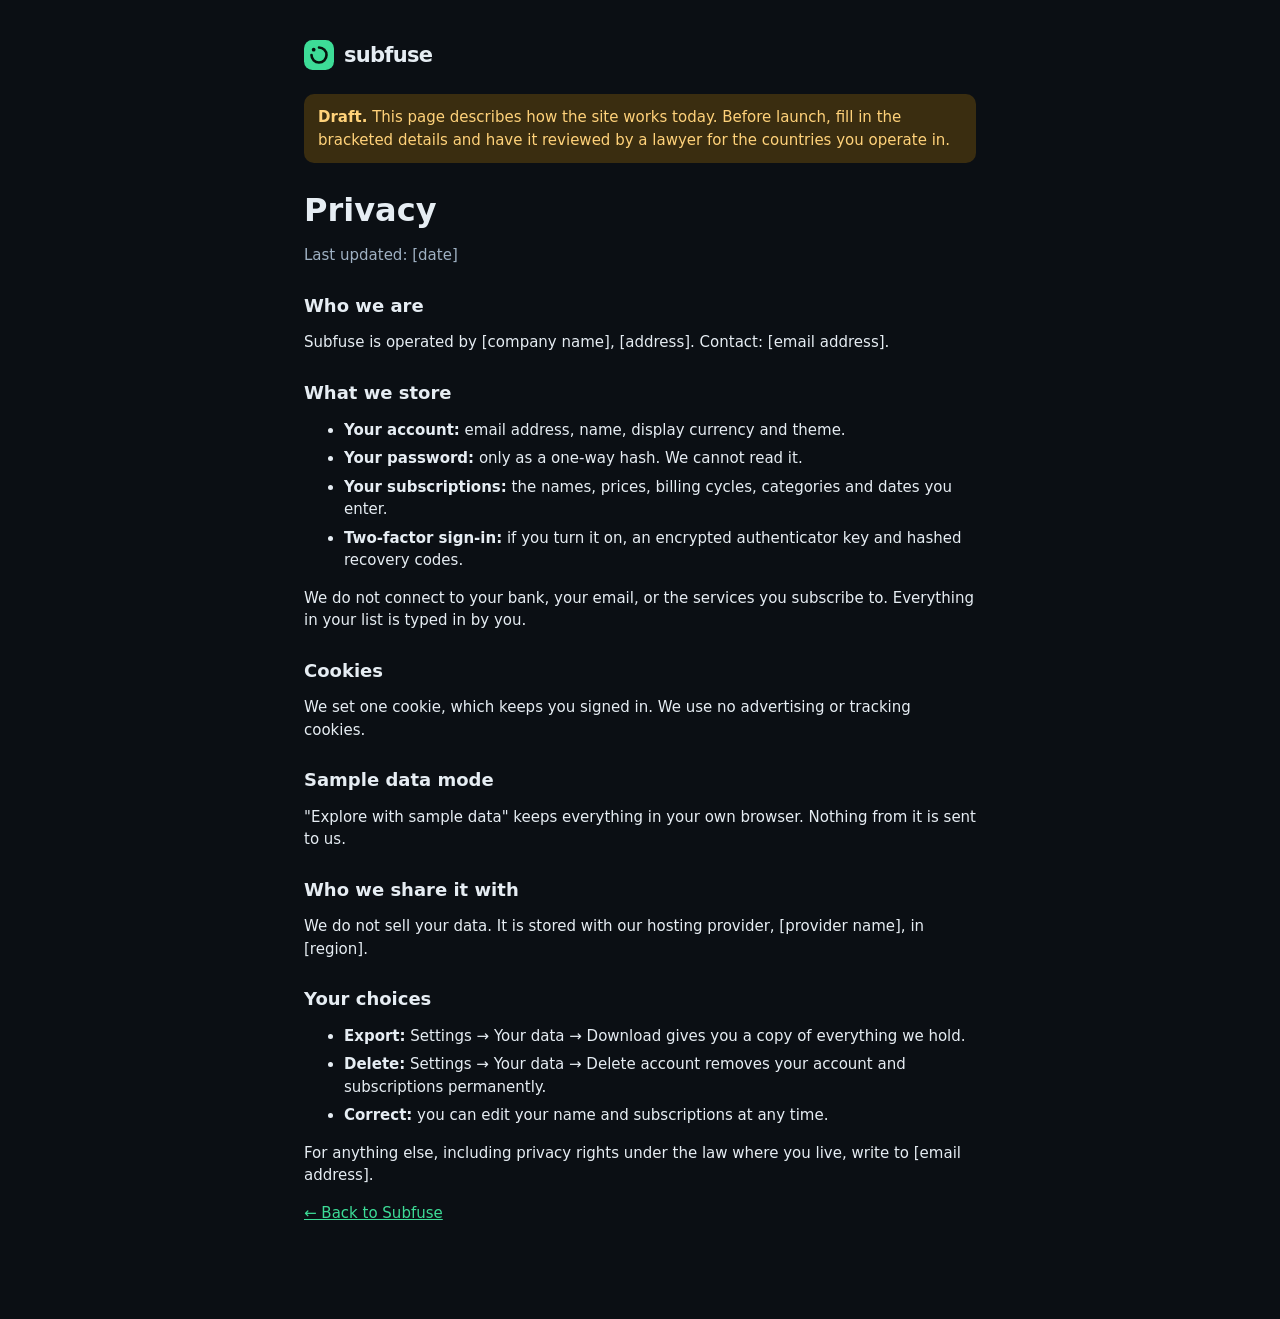
<file: server/wwwroot/privacy.html>
<!DOCTYPE html>
<html lang="en" data-theme="dark">
<head>
  <meta charset="utf-8">
  <meta name="viewport" content="width=device-width, initial-scale=1, viewport-fit=cover">
  <title>Privacy — Subfuse</title>
  <link rel="icon" type="image/svg+xml" href="favicon.svg">
  <link rel="stylesheet" href="styles.css">
</head>
<body>
<main class="legal">
  <a class="brand" href="/"><svg class="brand-mark" viewBox="0 0 32 32" aria-hidden="true"><rect width="32" height="32" rx="9" fill="var(--accent)"/><path d="M16 8a8 8 0 1 1-8 8" fill="none" stroke="var(--accent-ink)" stroke-width="2.8" stroke-linecap="round"/><circle cx="10.3" cy="10.3" r="2" fill="var(--accent-ink)"/></svg><span class="wordmark">subfuse</span></a>
  <p class="notice"><b>Draft.</b> This page describes how the site works today. Before launch, fill in the
    bracketed details and have it reviewed by a lawyer for the countries you operate in.</p>
  <h1>Privacy</h1>
  <p class="muted">Last updated: [date]</p>

  <h2>Who we are</h2>
  <p>Subfuse is operated by [company name], [address]. Contact: [email address].</p>

  <h2>What we store</h2>
  <ul>
    <li><b>Your account:</b> email address, name, display currency and theme.</li>
    <li><b>Your password:</b> only as a one-way hash. We cannot read it.</li>
    <li><b>Your subscriptions:</b> the names, prices, billing cycles, categories and dates you enter.</li>
    <li><b>Two-factor sign-in:</b> if you turn it on, an encrypted authenticator key and hashed recovery codes.</li>
  </ul>
  <p>We do not connect to your bank, your email, or the services you subscribe to. Everything in your list is
    typed in by you.</p>

  <h2>Cookies</h2>
  <p>We set one cookie, which keeps you signed in. We use no advertising or tracking cookies.</p>

  <h2>Sample data mode</h2>
  <p>"Explore with sample data" keeps everything in your own browser. Nothing from it is sent to us.</p>

  <h2>Who we share it with</h2>
  <p>We do not sell your data. It is stored with our hosting provider, [provider name], in [region].</p>

  <h2>Your choices</h2>
  <ul>
    <li><b>Export:</b> Settings → Your data → Download gives you a copy of everything we hold.</li>
    <li><b>Delete:</b> Settings → Your data → Delete account removes your account and subscriptions permanently.</li>
    <li><b>Correct:</b> you can edit your name and subscriptions at any time.</li>
  </ul>
  <p>For anything else, including privacy rights under the law where you live, write to [email address].</p>

  <p><a href="/">← Back to Subfuse</a></p>
</main>
</body>
</html>
</file>
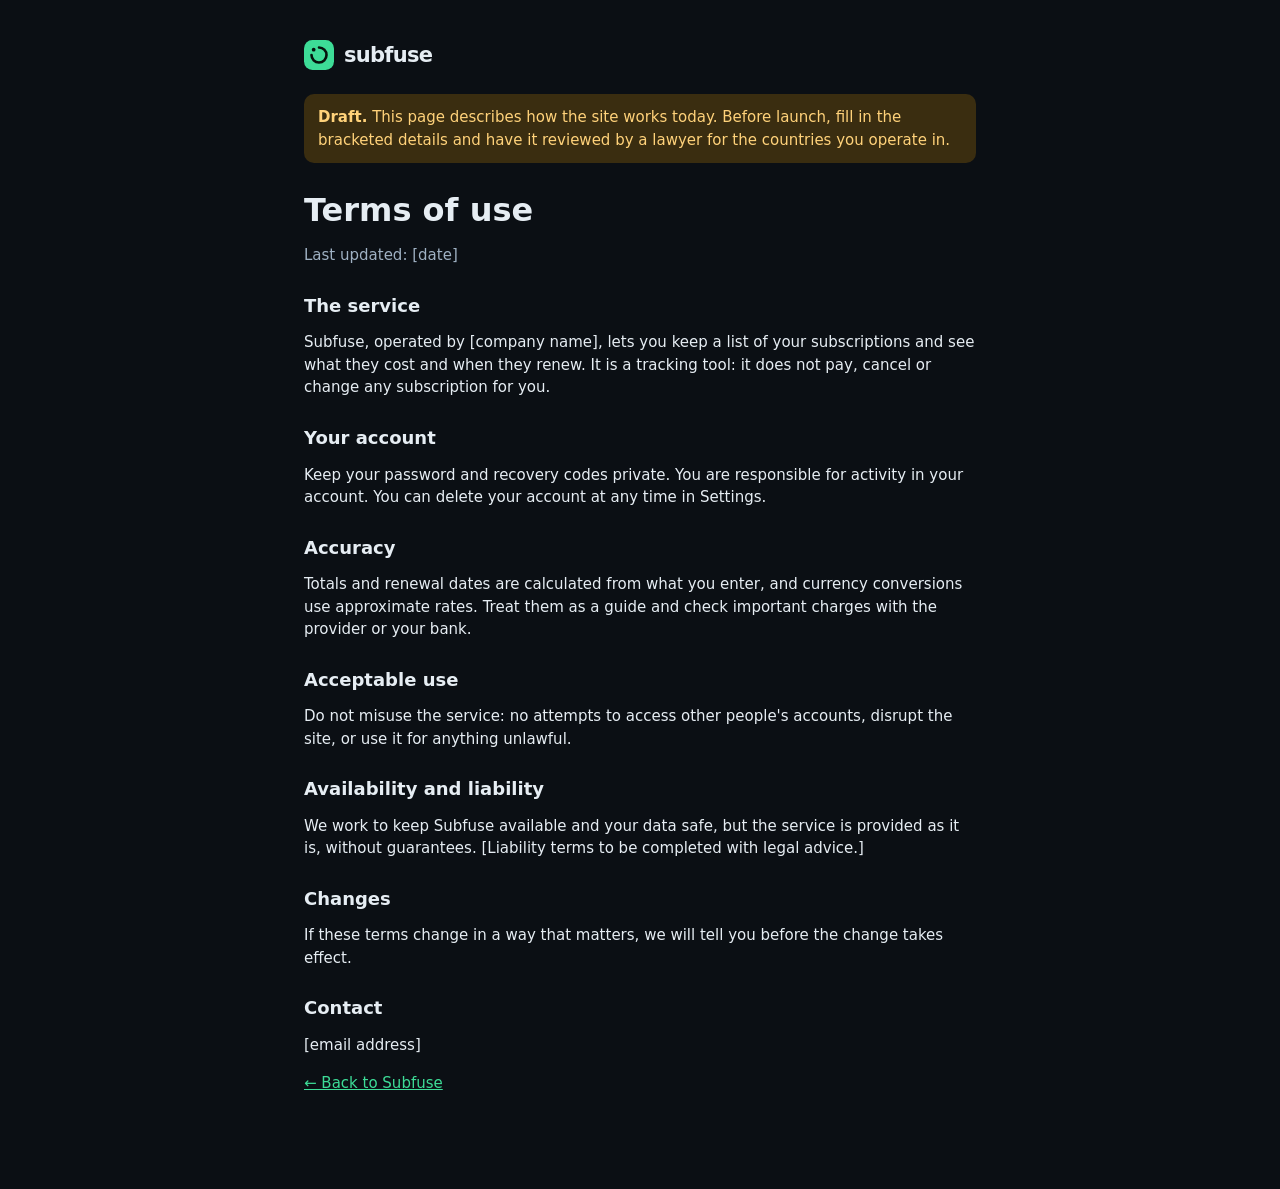
<file: server/wwwroot/terms.html>
<!DOCTYPE html>
<html lang="en" data-theme="dark">
<head>
  <meta charset="utf-8">
  <meta name="viewport" content="width=device-width, initial-scale=1, viewport-fit=cover">
  <title>Terms — Subfuse</title>
  <link rel="icon" type="image/svg+xml" href="favicon.svg">
  <link rel="stylesheet" href="styles.css">
</head>
<body>
<main class="legal">
  <a class="brand" href="/"><svg class="brand-mark" viewBox="0 0 32 32" aria-hidden="true"><rect width="32" height="32" rx="9" fill="var(--accent)"/><path d="M16 8a8 8 0 1 1-8 8" fill="none" stroke="var(--accent-ink)" stroke-width="2.8" stroke-linecap="round"/><circle cx="10.3" cy="10.3" r="2" fill="var(--accent-ink)"/></svg><span class="wordmark">subfuse</span></a>
  <p class="notice"><b>Draft.</b> This page describes how the site works today. Before launch, fill in the
    bracketed details and have it reviewed by a lawyer for the countries you operate in.</p>
  <h1>Terms of use</h1>
  <p class="muted">Last updated: [date]</p>

  <h2>The service</h2>
  <p>Subfuse, operated by [company name], lets you keep a list of your subscriptions and see what they cost and
    when they renew. It is a tracking tool: it does not pay, cancel or change any subscription for you.</p>

  <h2>Your account</h2>
  <p>Keep your password and recovery codes private. You are responsible for activity in your account. You can
    delete your account at any time in Settings.</p>

  <h2>Accuracy</h2>
  <p>Totals and renewal dates are calculated from what you enter, and currency conversions use approximate rates.
    Treat them as a guide and check important charges with the provider or your bank.</p>

  <h2>Acceptable use</h2>
  <p>Do not misuse the service: no attempts to access other people's accounts, disrupt the site, or use it for
    anything unlawful.</p>

  <h2>Availability and liability</h2>
  <p>We work to keep Subfuse available and your data safe, but the service is provided as it is, without
    guarantees. [Liability terms to be completed with legal advice.]</p>

  <h2>Changes</h2>
  <p>If these terms change in a way that matters, we will tell you before the change takes effect.</p>

  <h2>Contact</h2>
  <p>[email address]</p>

  <p><a href="/">← Back to Subfuse</a></p>
</main>
</body>
</html>
</file>
<file: web/styles.css>
/* ---------- Tokens ---------- */
:root {
  --bg: #f6f7f9;
  --surface: #ffffff;
  --surface-2: #f0f2f5;
  --border: #e2e5ea;
  --text: #14171c;
  --muted: #667085;
  --accent: #4f46e5;
  --accent-ink: #ffffff;
  --accent-soft: #eef0ff;
  --danger: #c0352b;
  --warn-bg: #fff4de;
  --warn-ink: #8a5a00;
  --radius: 12px;
  --shadow: 0 1px 2px rgba(16, 24, 40, .05), 0 4px 16px rgba(16, 24, 40, .04);
  color-scheme: light;
}
:root[data-theme="dark"] {
  --bg: #0f1115;
  --surface: #181b21;
  --surface-2: #20242c;
  --border: #2b303a;
  --text: #eceef2;
  --muted: #98a1b0;
  --accent: #8b87ff;
  --accent-ink: #0f1115;
  --accent-soft: #24264a;
  --danger: #ff8a80;
  --warn-bg: #3a2d10;
  --warn-ink: #ffd27a;
  --shadow: none;
  color-scheme: dark;
}

* { box-sizing: border-box; }
[hidden] { display: none !important; }
body {
  margin: 0;
  font: 15px/1.5 system-ui, -apple-system, "Segoe UI", Roboto, sans-serif;
  background: var(--bg);
  color: var(--text);
}
h1, h2, h3 { margin: 0; line-height: 1.2; }
h2 { font-size: 22px; }
h3 { font-size: 16px; }
.muted { color: var(--muted); }
.small { font-size: 13px; }
.truncate { overflow: hidden; text-overflow: ellipsis; white-space: nowrap; }
.num { text-align: right; font-variant-numeric: tabular-nums; }

/* ---------- Controls ---------- */
input, select, button { font: inherit; color: inherit; }
input, select {
  width: 100%;
  padding: 9px 12px;
  background: var(--surface);
  border: 1px solid var(--border);
  border-radius: 8px;
}
input:focus-visible, select:focus-visible, button:focus-visible {
  outline: 2px solid var(--accent);
  outline-offset: 1px;
}
.field { display: block; margin-bottom: 14px; }
.field > span { display: block; font-size: 13px; font-weight: 600; margin-bottom: 5px; }
.field-row { display: grid; grid-template-columns: 1fr 1fr; gap: 12px; }
.form-error { color: var(--danger); font-size: 13px; margin: 0 0 12px; }

.btn {
  padding: 9px 14px;
  border: 1px solid var(--border);
  border-radius: 8px;
  background: var(--surface);
  cursor: pointer;
  font-weight: 600;
  white-space: nowrap;
}
.btn:hover { background: var(--surface-2); }
.btn-primary { background: var(--accent); border-color: var(--accent); color: var(--accent-ink); }
.btn-primary:hover { background: var(--accent); filter: brightness(1.08); }
.btn-danger { color: var(--danger); }
.btn-block { width: 100%; }
.btn-sm { padding: 5px 10px; font-size: 13px; }
.btn-group { display: flex; gap: 6px; }
.icon-btn {
  border: 0; background: none; cursor: pointer; padding: 6px 8px;
  border-radius: 6px; color: var(--muted); font-size: 13px; font-weight: 600;
}
.icon-btn:hover { background: var(--surface-2); color: var(--text); }
.icon-btn.danger:hover { color: var(--danger); }

.brand { display: flex; align-items: center; gap: 10px; font-weight: 700; font-size: 18px; }
.brand-mark {
  display: grid; place-items: center; width: 30px; height: 30px;
  border-radius: 9px; background: var(--accent); color: var(--accent-ink);
}

/* ---------- Auth ---------- */
.auth {
  min-height: 100vh;
  display: grid;
  grid-template-columns: minmax(0, 1.1fr) minmax(340px, 440px);
  gap: 56px;
  align-items: center;
  max-width: 1080px;
  margin: 0 auto;
  padding: 40px 24px;
}
.auth-pitch h1 { font-size: clamp(30px, 4.4vw, 46px); margin: 36px 0 16px; letter-spacing: -.02em; }
.lead { font-size: 17px; color: var(--muted); max-width: 52ch; }
.pitch-list { list-style: none; padding: 0; margin: 28px 0 0; display: grid; gap: 12px; }
.pitch-list li { padding-left: 26px; position: relative; color: var(--muted); }
.pitch-list li::before { content: "✓"; position: absolute; left: 0; color: var(--accent); font-weight: 700; }
.pitch-list b { color: var(--text); }
.auth-card {
  background: var(--surface);
  border: 1px solid var(--border);
  border-radius: 16px;
  padding: 28px;
  box-shadow: var(--shadow);
}
.tabs { display: grid; grid-template-columns: 1fr 1fr; background: var(--surface-2); border-radius: 10px; padding: 4px; margin-bottom: 22px; }
.tab { border: 0; background: none; padding: 8px; border-radius: 7px; cursor: pointer; font-weight: 600; color: var(--muted); }
.tab.is-active { background: var(--surface); color: var(--text); box-shadow: var(--shadow); }
.divider { display: flex; align-items: center; gap: 12px; color: var(--muted); font-size: 13px; margin: 18px 0; }
.divider::before, .divider::after { content: ""; flex: 1; height: 1px; background: var(--border); }
.fineprint { font-size: 12px; color: var(--muted); text-align: center; margin: 16px 0 0; }

/* ---------- App shell ---------- */
.app { display: grid; grid-template-columns: 232px minmax(0, 1fr); min-height: 100vh; }
.sidebar {
  position: sticky; top: 0; height: 100vh;
  display: flex; flex-direction: column; gap: 24px;
  padding: 22px 14px;
  background: var(--surface);
  border-right: 1px solid var(--border);
}
.sidebar .brand { padding: 0 8px; }
.nav { display: grid; gap: 4px; }
.nav-item {
  display: flex; align-items: center; gap: 10px;
  padding: 9px 10px; border: 0; border-radius: 8px;
  background: none; cursor: pointer; text-align: left; font-weight: 600; color: var(--muted);
}
.nav-item:hover { background: var(--surface-2); color: var(--text); }
.nav-item.is-active { background: var(--accent-soft); color: var(--accent); }
.nav-ico { width: 18px; text-align: center; }
.sidebar-user { margin-top: auto; display: flex; align-items: center; gap: 10px; padding: 8px; min-width: 0; }
.sidebar-user-text { min-width: 0; font-weight: 600; }
.sidebar-user-text .small { font-weight: 400; }

.main { padding: 26px 32px 60px; max-width: 1180px; width: 100%; }
.topbar { display: flex; align-items: center; justify-content: space-between; gap: 16px; margin-bottom: 22px; }

.card {
  background: var(--surface);
  border: 1px solid var(--border);
  border-radius: var(--radius);
  padding: 20px;
  box-shadow: var(--shadow);
}
.card-head { display: flex; align-items: center; justify-content: space-between; gap: 12px; margin-bottom: 14px; }
.two-col { display: grid; grid-template-columns: minmax(0, 1.2fr) minmax(0, 1fr); gap: 18px; align-items: start; }

/* KPIs */
.kpis { display: grid; grid-template-columns: repeat(4, minmax(0, 1fr)); gap: 14px; margin-bottom: 18px; }
.kpi-label { font-size: 13px; color: var(--muted); }
.kpi-value { font-size: 26px; font-weight: 700; letter-spacing: -.01em; margin-top: 4px; font-variant-numeric: tabular-nums; }
.kpi-sub { font-size: 13px; color: var(--muted); margin-top: 2px; }

/* Service avatar */
.avatar {
  flex: none; display: grid; place-items: center;
  width: 36px; height: 36px; border-radius: 10px;
  background: hsl(var(--h, 245) 55% 92%); color: hsl(var(--h, 245) 50% 30%);
  font-weight: 700;
}
:root[data-theme="dark"] .avatar { background: hsl(var(--h, 245) 30% 24%); color: hsl(var(--h, 245) 70% 82%); }

/* Lists */
.list { list-style: none; margin: 0; padding: 0; }
.list li { display: flex; align-items: center; gap: 12px; padding: 10px 0; border-top: 1px solid var(--border); }
.list li:first-child { border-top: 0; padding-top: 0; }
.list .grow { flex: 1; min-width: 0; }
.list .name { font-weight: 600; }
.pill { display: inline-block; padding: 2px 8px; border-radius: 99px; font-size: 12px; font-weight: 600; background: var(--surface-2); color: var(--muted); }
.pill.soon { background: var(--warn-bg); color: var(--warn-ink); }
.empty { color: var(--muted); text-align: center; padding: 28px 12px; margin: 0; }

/* Category bars: one hue, magnitude only */
.bars { display: grid; gap: 12px; }
.bar-row { display: grid; grid-template-columns: 1fr auto; gap: 4px 12px; font-size: 14px; }
.bar-row .track { grid-column: 1 / -1; height: 8px; border-radius: 4px; background: var(--surface-2); overflow: hidden; }
.bar-row .fill { height: 100%; border-radius: 4px; background: var(--accent); min-width: 4px; }
.bar-row .val { font-variant-numeric: tabular-nums; color: var(--muted); }

/* Subscriptions */
.toolbar { display: grid; grid-template-columns: minmax(0, 1fr) 180px 200px; gap: 10px; margin-bottom: 14px; }
.table-card { padding: 4px 0; overflow-x: auto; }
.table { width: 100%; border-collapse: collapse; }
.table th { text-align: left; font-size: 12px; text-transform: uppercase; letter-spacing: .04em; color: var(--muted); font-weight: 600; }
.table th, .table td { padding: 12px 20px; border-bottom: 1px solid var(--border); white-space: nowrap; }
.table th.num { text-align: right; }
.table tbody tr:last-child td { border-bottom: 0; }
.table tr.is-paused td:not(:last-child) { opacity: .5; }
.svc { display: flex; align-items: center; gap: 12px; font-weight: 600; }
.price-sub { display: block; font-size: 12px; color: var(--muted); }
.row-actions { display: flex; gap: 4px; justify-content: flex-end; flex-wrap: wrap; }
.settings .row-actions { justify-content: flex-start; gap: 10px; }

/* Calendar */
.cal-dow, .cal-grid { display: grid; grid-template-columns: repeat(7, minmax(0, 1fr)); gap: 6px; }
.cal-dow { font-size: 12px; color: var(--muted); font-weight: 600; margin-bottom: 6px; text-align: center; }
.cal-cell { min-height: 92px; padding: 6px; border: 1px solid var(--border); border-radius: 8px; font-size: 12px; overflow: hidden; }
.cal-cell.is-out { border-color: transparent; }
.cal-cell.is-today { border-color: var(--accent); }
.cal-cell.is-today .cal-day { color: var(--accent); font-weight: 700; }
.cal-day { color: var(--muted); margin-bottom: 4px; }
.cal-event { background: var(--accent-soft); color: var(--text); border-radius: 5px; padding: 2px 6px; margin-top: 3px; display: flex; justify-content: space-between; gap: 6px; }
.cal-event span:first-child { overflow: hidden; text-overflow: ellipsis; white-space: nowrap; }
#cal-total { margin: 14px 0 0; }

/* Settings */
.settings { max-width: 520px; margin-bottom: 18px; }
.settings h3 { margin-bottom: 16px; }

/* Dialog */
dialog {
  border: 1px solid var(--border); border-radius: 16px; padding: 24px;
  width: min(460px, calc(100vw - 32px));
  background: var(--surface); color: var(--text);
}
dialog::backdrop { background: rgba(10, 12, 16, .5); }
dialog h3 { margin-bottom: 18px; font-size: 18px; }
.dialog-actions { display: flex; justify-content: flex-end; gap: 10px; margin-top: 6px; }

/* ---------- Responsive ---------- */
@media (max-width: 900px) {
  .auth { grid-template-columns: 1fr; gap: 28px; padding: 28px 18px; }
  .auth-pitch h1 { margin-top: 24px; }
  .kpis { grid-template-columns: repeat(2, minmax(0, 1fr)); }
  .two-col { grid-template-columns: 1fr; }
}
@media (max-width: 720px) {
  .app { grid-template-columns: minmax(0, 1fr); }
  .sidebar {
    position: fixed; top: auto; bottom: 0; left: 0; right: 0; z-index: 5;
    height: auto; flex-direction: row; padding: 6px;
    border-right: 0; border-top: 1px solid var(--border);
  }
  .sidebar .brand, .sidebar-user { display: none; }
  .nav { grid-template-columns: repeat(4, 1fr); width: 100%; }
  .nav-item { flex-direction: column; gap: 2px; font-size: 11px; padding: 6px 2px; align-items: center; }
  .main { padding: 18px 14px 90px; }
  .toolbar { grid-template-columns: 1fr 1fr; }
  .toolbar input { grid-column: 1 / -1; }
  /* Table rows become two-line cards: service + price, then renewal + actions */
  .table thead { display: none; }
  .table, .table tbody { display: block; }
  .table tr { display: grid; grid-template-columns: minmax(0, 1fr) auto; gap: 6px 12px; align-items: center; padding: 12px 14px; border-bottom: 1px solid var(--border); }
  .table tbody tr:last-child { border-bottom: 0; }
  .table td { padding: 0; border: 0; }
  .table td:nth-child(2), .table td:nth-child(3) { display: none; }
  .table td:nth-child(1) { grid-area: 1 / 1; min-width: 0; }
  .table td:nth-child(5) { grid-area: 1 / 2; }
  .table td:nth-child(4) { grid-area: 2 / 1; color: var(--muted); font-size: 13px; }
  .table td:nth-child(6) { grid-area: 2 / 2; }
  .svc { min-width: 0; white-space: normal; }
  .cal-cell { min-height: 58px; padding: 4px; }
  .cal-event span:last-child { display: none; }
}
</file>
<file: server/wwwroot/styles.css>
/* ---------- Tokens ---------- */
/* Light theme. Midnight (dark) below is the default look. */
:root {
  --bg: #f4f7f5;
  --surface: #ffffff;
  --surface-2: #edf1ee;
  --border: #dde4df;
  --text: #0f1a15;
  --muted: #5d6b64;
  --accent: #0f7a55;
  --accent-ink: #ffffff;
  --accent-soft: #e0f4ea;
  --danger: #c0352b;
  --warn-bg: #fff4de;
  --warn-ink: #8a5a00;
  --ok-bg: #e0f4ea;
  --ok-ink: #0f6a4a;
  --radius: 10px;
  --shadow: 0 1px 2px rgba(16, 24, 40, .05), 0 4px 16px rgba(16, 24, 40, .04);
  --mono: ui-monospace, SFMono-Regular, Menlo, Consolas, monospace;
  color-scheme: light;
}
:root[data-theme="dark"] {
  --bg: #0b0f14;
  --surface: #121820;
  --surface-2: #1a222d;
  --border: #223041;
  --text: #e6edf3;
  --muted: #9fb1c3;
  --accent: #3ddc97;
  --accent-ink: #06120c;
  --accent-soft: #16241f;
  --danger: #ff8a80;
  --warn-bg: #3a2d10;
  --warn-ink: #ffd27a;
  --ok-bg: #16241f;
  --ok-ink: #3ddc97;
  --shadow: none;
  color-scheme: dark;
}

* { box-sizing: border-box; }
[hidden] { display: none !important; }
body {
  margin: 0;
  font: 15px/1.5 system-ui, -apple-system, "Segoe UI", Roboto, sans-serif;
  background: var(--bg);
  color: var(--text);
}
h1, h2, h3 { margin: 0; line-height: 1.2; }
h2 { font-size: 22px; }
h3 { font-size: 16px; }
.muted { color: var(--muted); }
.small { font-size: 13px; }
.truncate { overflow: hidden; text-overflow: ellipsis; white-space: nowrap; }
.num { text-align: right; font-variant-numeric: tabular-nums; font-family: var(--mono); font-size: .94em; }

/* ---------- Controls ---------- */
input, select, textarea, button { font: inherit; color: inherit; }
textarea { resize: vertical; min-height: 120px; }
input, select, textarea {
  width: 100%;
  padding: 9px 12px;
  background: var(--surface);
  border: 1px solid var(--border);
  border-radius: 8px;
}
input:focus-visible, select:focus-visible, textarea:focus-visible, button:focus-visible {
  outline: 2px solid var(--accent);
  outline-offset: 1px;
}
.field { display: block; margin-bottom: 14px; }
.field > span { display: block; font-size: 13px; font-weight: 600; margin-bottom: 5px; }
.field-row { display: grid; grid-template-columns: 1fr 1fr; gap: 12px; }
.form-error { color: var(--danger); font-size: 13px; margin: 0 0 12px; }

.btn {
  padding: 9px 14px;
  border: 1px solid var(--border);
  border-radius: 8px;
  background: var(--surface);
  cursor: pointer;
  font-weight: 600;
  white-space: nowrap;
}
.btn:hover { background: var(--surface-2); }
.btn-primary { background: var(--accent); border-color: var(--accent); color: var(--accent-ink); }
.btn-primary:hover { background: var(--accent); filter: brightness(1.08); }
.btn-danger { color: var(--danger); }
.btn-block { width: 100%; }
.btn-sm { padding: 5px 10px; font-size: 13px; }
.btn-group { display: flex; gap: 6px; }
.icon-btn {
  border: 0; background: none; cursor: pointer; padding: 6px 8px;
  border-radius: 6px; color: var(--muted); font-size: 13px; font-weight: 600;
}
.icon-btn:hover { background: var(--surface-2); color: var(--text); }
.icon-btn.danger:hover { color: var(--danger); }

.brand { display: flex; align-items: center; gap: 10px; color: inherit; text-decoration: none; }
.brand-mark { width: 30px; height: 30px; flex: none; }
.wordmark { font-weight: 700; font-size: 21px; letter-spacing: -.035em; line-height: 1; }
a { color: var(--accent); }

/* ---------- Auth ---------- */
.auth {
  min-height: 100vh;
  min-height: 100dvh;
  display: grid;
  grid-template-columns: minmax(0, 1.1fr) minmax(340px, 440px);
  gap: 56px;
  align-items: center;
  max-width: 1080px;
  margin: 0 auto;
  padding: 40px 24px;
}
.auth-pitch h1 { font-size: clamp(30px, 4.4vw, 46px); margin: 36px 0 16px; letter-spacing: -.02em; }
.lead { font-size: 17px; color: var(--muted); max-width: 52ch; }
.pitch-list { list-style: none; padding: 0; margin: 28px 0 0; display: grid; gap: 12px; }
.pitch-list li { padding-left: 26px; position: relative; color: var(--muted); }
.pitch-list li::before { content: "✓"; position: absolute; left: 0; color: var(--accent); font-weight: 700; }
.pitch-list b { color: var(--text); }
.auth-card {
  background: var(--surface);
  border: 1px solid var(--border);
  border-radius: 16px;
  padding: 28px;
  box-shadow: var(--shadow);
}
.tabs { display: grid; grid-template-columns: 1fr 1fr; background: var(--surface-2); border-radius: 10px; padding: 4px; margin-bottom: 22px; }
.tab { border: 0; background: none; padding: 8px; border-radius: 7px; cursor: pointer; font-weight: 600; color: var(--muted); }
.tab.is-active { background: var(--surface); color: var(--text); box-shadow: var(--shadow); }
.divider { display: flex; align-items: center; gap: 12px; color: var(--muted); font-size: 13px; margin: 18px 0; }
.divider::before, .divider::after { content: ""; flex: 1; height: 1px; background: var(--border); }
.fineprint { font-size: 12px; color: var(--muted); text-align: center; margin: 16px 0 0; }
.fineprint.left { text-align: left; }

/* Product preview on the sign-in page */
.preview {
  margin-top: 34px; max-width: 420px; padding: 16px;
  background: var(--surface); border: 1px solid var(--border); border-radius: 14px; box-shadow: var(--shadow);
  font-size: 14px;
}
.preview-total { display: flex; justify-content: space-between; align-items: baseline; padding: 12px 14px; margin-bottom: 6px; border-radius: 10px; background: var(--accent); color: var(--accent-ink); }
.preview-total b { font-size: 22px; letter-spacing: -.02em; font-family: var(--mono); }
.preview-row { display: grid; grid-template-columns: auto 1fr auto auto; gap: 10px; align-items: center; padding: 9px 6px; border-top: 1px solid var(--border); }
.preview-row:first-of-type { border-top: 0; }
.preview-row em { font-style: normal; font-size: 12px; color: var(--muted); }
.preview-row b { font-variant-numeric: tabular-nums; min-width: 58px; text-align: right; font-family: var(--mono); }
.dot { width: 10px; height: 10px; border-radius: 3px; }
.d1 { background: hsl(105 45% 55%); } .d2 { background: hsl(350 60% 62%); } .d3 { background: hsl(200 60% 55%); }

/* ---------- App shell ---------- */
.app { display: grid; grid-template-columns: 232px minmax(0, 1fr); min-height: 100vh; }
.sidebar {
  position: sticky; top: 0; height: 100vh;
  display: flex; flex-direction: column; gap: 24px;
  padding: 22px 14px;
  background: var(--surface);
  border-right: 1px solid var(--border);
}
.sidebar .brand { padding: 0 8px; }
.nav { display: grid; gap: 4px; }
.nav-item {
  display: flex; align-items: center; gap: 10px;
  padding: 9px 10px; border: 0; border-radius: 8px;
  background: none; cursor: pointer; text-align: left; font-weight: 600; color: var(--muted);
}
.nav-item:hover { background: var(--surface-2); color: var(--text); }
.nav-item.is-active { background: var(--accent-soft); color: var(--accent); }
.nav-ico { width: 18px; height: 18px; flex: none; }
.sidebar-user { margin-top: auto; display: flex; align-items: center; gap: 10px; padding: 8px; min-width: 0; }
.sidebar-user-text { min-width: 0; font-weight: 600; }
.sidebar-user-text .small { font-weight: 400; }

.main { padding: 26px 32px 60px; max-width: 1180px; width: 100%; }
.topbar { display: flex; align-items: center; justify-content: space-between; gap: 16px; margin-bottom: 22px; }

.card {
  background: var(--surface);
  border: 1px solid var(--border);
  border-radius: var(--radius);
  padding: 20px;
  box-shadow: var(--shadow);
}
.card-head { display: flex; align-items: center; justify-content: space-between; gap: 12px; margin-bottom: 14px; }
.two-col { display: grid; grid-template-columns: minmax(0, 1.2fr) minmax(0, 1fr); gap: 18px; align-items: start; }

/* KPIs */
.kpis .card.is-hero { background: var(--accent); border-color: var(--accent); color: var(--accent-ink); }
.kpis .card.is-hero .kpi-label, .kpis .card.is-hero .kpi-sub { color: inherit; opacity: .85; }
:root[data-theme="dark"] .kpis .card.is-hero { background: var(--surface); color: var(--text); }
:root[data-theme="dark"] .kpis .card.is-hero .kpi-value { color: var(--accent); }
:root[data-theme="dark"] .preview-total { background: var(--surface-2); color: var(--text); border: 1px solid var(--accent); }
:root[data-theme="dark"] .preview-total b { color: var(--accent); }
.kpis { display: grid; grid-template-columns: repeat(4, minmax(0, 1fr)); gap: 14px; margin-bottom: 18px; }
.kpi-label { font-size: 13px; color: var(--muted); }
.kpi-value { font-size: 25px; font-weight: 700; letter-spacing: -.02em; margin-top: 4px; font-variant-numeric: tabular-nums; font-family: var(--mono); }
.kpi-sub { font-size: 13px; color: var(--muted); margin-top: 2px; }

/* Service avatar */
.avatar {
  flex: none; display: grid; place-items: center;
  width: 36px; height: 36px; border-radius: 10px;
  background: hsl(var(--h, 245) 55% 92%); color: hsl(var(--h, 245) 50% 30%);
  font-weight: 700;
}
:root[data-theme="dark"] .avatar { background: hsl(var(--h, 245) 30% 24%); color: hsl(var(--h, 245) 70% 82%); }

/* Lists */
.list { list-style: none; margin: 0; padding: 0; }
.list li { display: flex; align-items: center; gap: 12px; padding: 10px 0; border-top: 1px solid var(--border); }
.list li:first-child { border-top: 0; padding-top: 0; }
.list .grow { flex: 1; min-width: 0; }
.list .name { font-weight: 600; }
.pill { display: inline-block; white-space: nowrap; padding: 2px 8px; border-radius: 99px; font-size: 12px; font-weight: 600; background: var(--surface-2); color: var(--muted); }
.pill.soon { background: var(--warn-bg); color: var(--warn-ink); }
.empty { color: var(--muted); text-align: center; padding: 28px 12px; margin: 0; }

/* Category bars: one hue, magnitude only */
.bars { display: grid; gap: 12px; }
.bar-row { display: grid; grid-template-columns: 1fr auto; gap: 4px 12px; font-size: 14px; }
.bar-row .track { grid-column: 1 / -1; height: 8px; border-radius: 4px; background: var(--surface-2); overflow: hidden; }
.bar-row .fill { height: 100%; border-radius: 4px; background: var(--accent); min-width: 4px; }
.bar-row .val { font-variant-numeric: tabular-nums; color: var(--muted); font-family: var(--mono); font-size: .94em; }

/* Subscriptions */
.toolbar { display: grid; grid-template-columns: minmax(0, 1fr) 180px 200px auto; gap: 10px; margin-bottom: 14px; }
.suggestions { margin-bottom: 14px; border-color: var(--accent); }
.suggestions .list li { flex-wrap: wrap; }
.suggestions .row-actions { flex: none; }
.table-card { padding: 4px 0; overflow-x: auto; }
.table { width: 100%; border-collapse: collapse; }
.table th { text-align: left; font-size: 12px; text-transform: uppercase; letter-spacing: .04em; color: var(--muted); font-weight: 600; }
.table th, .table td { padding: 12px 20px; border-bottom: 1px solid var(--border); white-space: nowrap; }
.table th.num { text-align: right; }
.table tbody tr:last-child td { border-bottom: 0; }
.table tr.is-paused td:not(:last-child) { opacity: .5; }
.svc { display: flex; align-items: center; gap: 12px; font-weight: 600; }
.price-sub { display: block; font-size: 12px; color: var(--muted); }
.row-actions { display: flex; gap: 4px; justify-content: flex-end; flex-wrap: wrap; }
.settings .row-actions { justify-content: flex-start; gap: 10px; }

/* Calendar */
.cal-dow, .cal-grid { display: grid; grid-template-columns: repeat(7, minmax(0, 1fr)); gap: 6px; }
.cal-dow { font-size: 12px; color: var(--muted); font-weight: 600; margin-bottom: 6px; text-align: center; }
.cal-cell { min-height: 92px; padding: 6px; border: 1px solid var(--border); border-radius: 8px; font-size: 12px; overflow: hidden; }
.cal-cell.is-out { border-color: transparent; }
.cal-cell.is-today { border-color: var(--accent); }
.cal-cell.is-today .cal-day { color: var(--accent); font-weight: 700; }
.cal-day { color: var(--muted); margin-bottom: 4px; }
.agenda { display: none; margin-top: 16px; }
.agenda-day { flex: none; width: 62px; color: var(--muted); font-size: 13px; }
.cal-event { font-family: var(--mono); font-size: 11px; background: var(--accent-soft); color: var(--text); border-radius: 5px; padding: 2px 6px; margin-top: 3px; display: flex; justify-content: space-between; gap: 6px; }
.cal-event span:first-child { overflow: hidden; text-overflow: ellipsis; white-space: nowrap; }
#cal-total { margin: 14px 0 0; }

/* Settings */
.settings { max-width: 620px; margin-bottom: 18px; }
.setting-row { display: flex; align-items: center; justify-content: space-between; gap: 16px; padding: 14px 0; border-top: 1px solid var(--border); }
.setting-row:first-of-type { border-top: 0; padding-top: 0; }
.setting-row:last-child { padding-bottom: 0; }
.setting-title { font-weight: 600; }
.setting-row .btn { flex: none; text-decoration: none; color: var(--text); }
.setting-row .btn.btn-danger { color: var(--danger); }
.pill.on { background: var(--ok-bg); color: var(--ok-ink); }
.settings h3 { margin-bottom: 16px; }

/* Dialog */
dialog {
  border: 1px solid var(--border); border-radius: 16px; padding: 24px;
  width: min(460px, calc(100vw - 32px));
  max-height: calc(100dvh - 32px); overflow-y: auto;
  background: var(--surface); color: var(--text);
}
dialog::backdrop { background: rgba(10, 12, 16, .5); }
dialog h3 { margin-bottom: 18px; font-size: 18px; }
.dialog-actions { display: flex; justify-content: flex-end; gap: 10px; margin-top: 6px; }

/* Two-factor setup */
.steps { padding-left: 20px; margin: 0 0 14px; display: grid; gap: 6px; }
.qr { display: block; margin: 0 auto 12px; padding: 8px; background: #fff; border-radius: 10px; border: 1px solid var(--border); }
code { font-family: var(--mono); font-size: 13px; background: var(--surface-2); padding: 2px 6px; border-radius: 5px; word-break: break-all; }
.codes { list-style: none; padding: 14px; margin: 0 0 16px; display: grid; grid-template-columns: 1fr 1fr; gap: 8px 16px; background: var(--surface-2); border-radius: 10px; font-family: var(--mono); text-align: center; }
dialog p.muted { margin: 0 0 16px; }

/* Legal pages */
.legal { max-width: 720px; margin: 0 auto; padding: 40px 24px 80px; }
.legal h1 { font-size: 32px; margin: 28px 0 4px; }
.legal h2 { font-size: 18px; margin: 28px 0 8px; }
.legal li { margin-bottom: 6px; }
.notice { margin-top: 24px; padding: 12px 14px; border-radius: 10px; background: var(--warn-bg); color: var(--warn-ink); }

/* Toast */
.toast {
  position: fixed; left: 50%; bottom: 24px; transform: translateX(-50%); z-index: 20;
  max-width: calc(100vw - 32px); padding: 10px 16px; border-radius: 10px;
  background: var(--text); color: var(--bg); font-weight: 600; font-size: 14px;
}
.btn:disabled { opacity: .6; cursor: default; }

/* ---------- Responsive ---------- */
@media (max-width: 900px) {
  /* Sign-in first: name, headline, form, then the details. */
  .auth { grid-template-columns: minmax(0, 1fr); gap: 0; padding: 24px 18px 40px; align-items: start; align-content: start; min-height: 0; }
  .auth-pitch { display: contents; }
  .auth-pitch .brand { order: 1; }
  .auth-pitch h1 { order: 2; margin: 22px 0 10px; font-size: clamp(26px, 7.2vw, 38px); }
  .auth-pitch .lead { order: 3; font-size: 16px; margin: 0 0 22px; }
  .auth-card { order: 4; padding: 20px; }
  .pitch-list { order: 5; margin-top: 30px; }
  .preview { order: 6; margin-top: 24px; max-width: none; }
  .kpis { grid-template-columns: repeat(2, minmax(0, 1fr)); }
  .two-col { grid-template-columns: minmax(0, 1fr); }
}
@media (max-width: 720px) {
  .app { grid-template-columns: minmax(0, 1fr); }
  .sidebar {
    position: fixed; top: auto; bottom: 0; left: 0; right: 0; z-index: 5;
    height: auto; flex-direction: row;
    padding: 6px max(6px, env(safe-area-inset-right)) calc(6px + env(safe-area-inset-bottom)) max(6px, env(safe-area-inset-left));
    border-right: 0; border-top: 1px solid var(--border);
  }
  .sidebar .brand, .sidebar-user { display: none; }
  .nav { grid-template-columns: repeat(4, minmax(0, 1fr)); width: 100%; }
  .nav-item { flex-direction: column; gap: 3px; font-size: 11px; padding: 7px 2px; align-items: center; min-height: 48px; justify-content: center; }
  .nav-item span { max-width: 100%; overflow: hidden; text-overflow: ellipsis; white-space: nowrap; }
  .nav-ico { width: 20px; height: 20px; }
  .main { padding: 16px 14px calc(96px + env(safe-area-inset-bottom)); min-width: 0; }
  .toast { bottom: calc(84px + env(safe-area-inset-bottom)); }
  .topbar { margin-bottom: 16px; }
  h2 { font-size: 20px; }
  .card { padding: 16px; }

  /* Comfortable to tap, and 16px text so iPhones do not zoom in when a field is focused. */
  input, select { font-size: 16px; min-height: 44px; }
  .btn { min-height: 44px; }
  .btn-sm { min-height: 40px; padding: 5px 14px; }
  .icon-btn { min-height: 40px; padding: 8px 10px; }
  .tab { min-height: 42px; }

  .kpis { gap: 10px; }
  .kpi-value { font-size: 21px; }
  .kpi-sub { overflow: hidden; text-overflow: ellipsis; white-space: nowrap; }
  .list li { gap: 10px; }
  /* Suggestions: name on the first line, price and actions on the second. */
  .suggestions .card-head { flex-direction: column; align-items: flex-start; gap: 2px; }
  .suggestions .list li { display: grid; grid-template-columns: auto minmax(0, 1fr); gap: 4px 12px; align-items: center; }
  .suggestions .list li .avatar { grid-row: 1 / 3; align-self: start; }
  .suggestions .list li .grow { grid-column: 2; }
  .suggestions .list li .num { grid-column: 2; text-align: left; }
  .suggestions .list li .row-actions { grid-column: 2; justify-content: flex-start; margin-left: -10px; }
  .suggestions .list li .grow:first-child { grid-column: 1 / -1; }
  .suggestions .list li .grow:first-child ~ .row-actions { grid-column: 1 / -1; }

  .toolbar { grid-template-columns: minmax(0, 1fr) minmax(0, 1fr); }
  .toolbar input, .toolbar .btn { grid-column: 1 / -1; }
  textarea { font-size: 16px; }
  /* Table rows become two-line cards: service + price, then renewal + actions */
  .table thead { display: none; }
  .table, .table tbody { display: block; }
  .table tr { display: grid; grid-template-columns: minmax(0, 1fr) auto; gap: 4px 12px; align-items: center; padding: 12px 14px; border-bottom: 1px solid var(--border); }
  .table tbody tr:last-child { border-bottom: 0; }
  .table td { padding: 0; border: 0; }
  .table td:nth-child(2), .table td:nth-child(3) { display: none; }
  .table td:nth-child(1) { grid-area: 1 / 1; min-width: 0; }
  .table td:nth-child(5) { grid-area: 1 / 2; }
  .table td:nth-child(4) { grid-area: 2 / 1; color: var(--muted); font-size: 13px; }
  .table td:nth-child(6) { grid-area: 2 / 2; }
  .svc { min-width: 0; white-space: normal; }
  .row-actions { gap: 0; margin-right: -8px; }

  /* Calendar: a dot per charge in the grid, the names in a list underneath. */
  .cal-dow, .cal-grid { gap: 4px; }
  .cal-cell { min-height: 46px; padding: 4px; display: flex; flex-wrap: wrap; align-content: flex-start; gap: 3px; }
  .cal-day { width: 100%; margin: 0; }
  .cal-event { width: 7px; height: 7px; padding: 0; margin: 0; border-radius: 50%; background: var(--accent); }
  .cal-event span { display: none; }
  .agenda { display: block; }

  .setting-row { flex-wrap: wrap; gap: 10px; }
  .setting-row > div { flex: 1 1 200px; }

  /* Dialogs sit at the bottom of the screen, within thumb reach. */
  dialog { width: 100%; max-width: 100%; margin: auto 0 0; border-radius: 18px 18px 0 0; border-width: 1px 0 0; padding: 20px 18px calc(20px + env(safe-area-inset-bottom)); max-height: 92dvh; }
  .dialog-actions .btn { flex: 1; }
  .codes { grid-template-columns: 1fr; }
  .legal { padding: 24px 18px 60px; }
  .fineprint a { display: inline-block; padding: 12px 6px; }
}
@media (max-width: 480px) {
  .wide-only { display: none; }
  .topbar h2 { min-width: 0; overflow: hidden; text-overflow: ellipsis; white-space: nowrap; }
}
@media (max-width: 380px) {
  .field-row { grid-template-columns: minmax(0, 1fr); gap: 0; }
  .list .avatar { display: none; }
  .nav-item { font-size: 10px; letter-spacing: -.01em; }
  /* Too narrow for date and actions side by side: actions get their own line. */
  .table td:nth-child(4) { grid-area: 2 / 1 / 3 / 3; }
  .table td:nth-child(6) { grid-area: 3 / 1 / 4 / 3; }
  .row-actions { justify-content: flex-start; margin: 0 0 0 -10px; }
}
</file>
